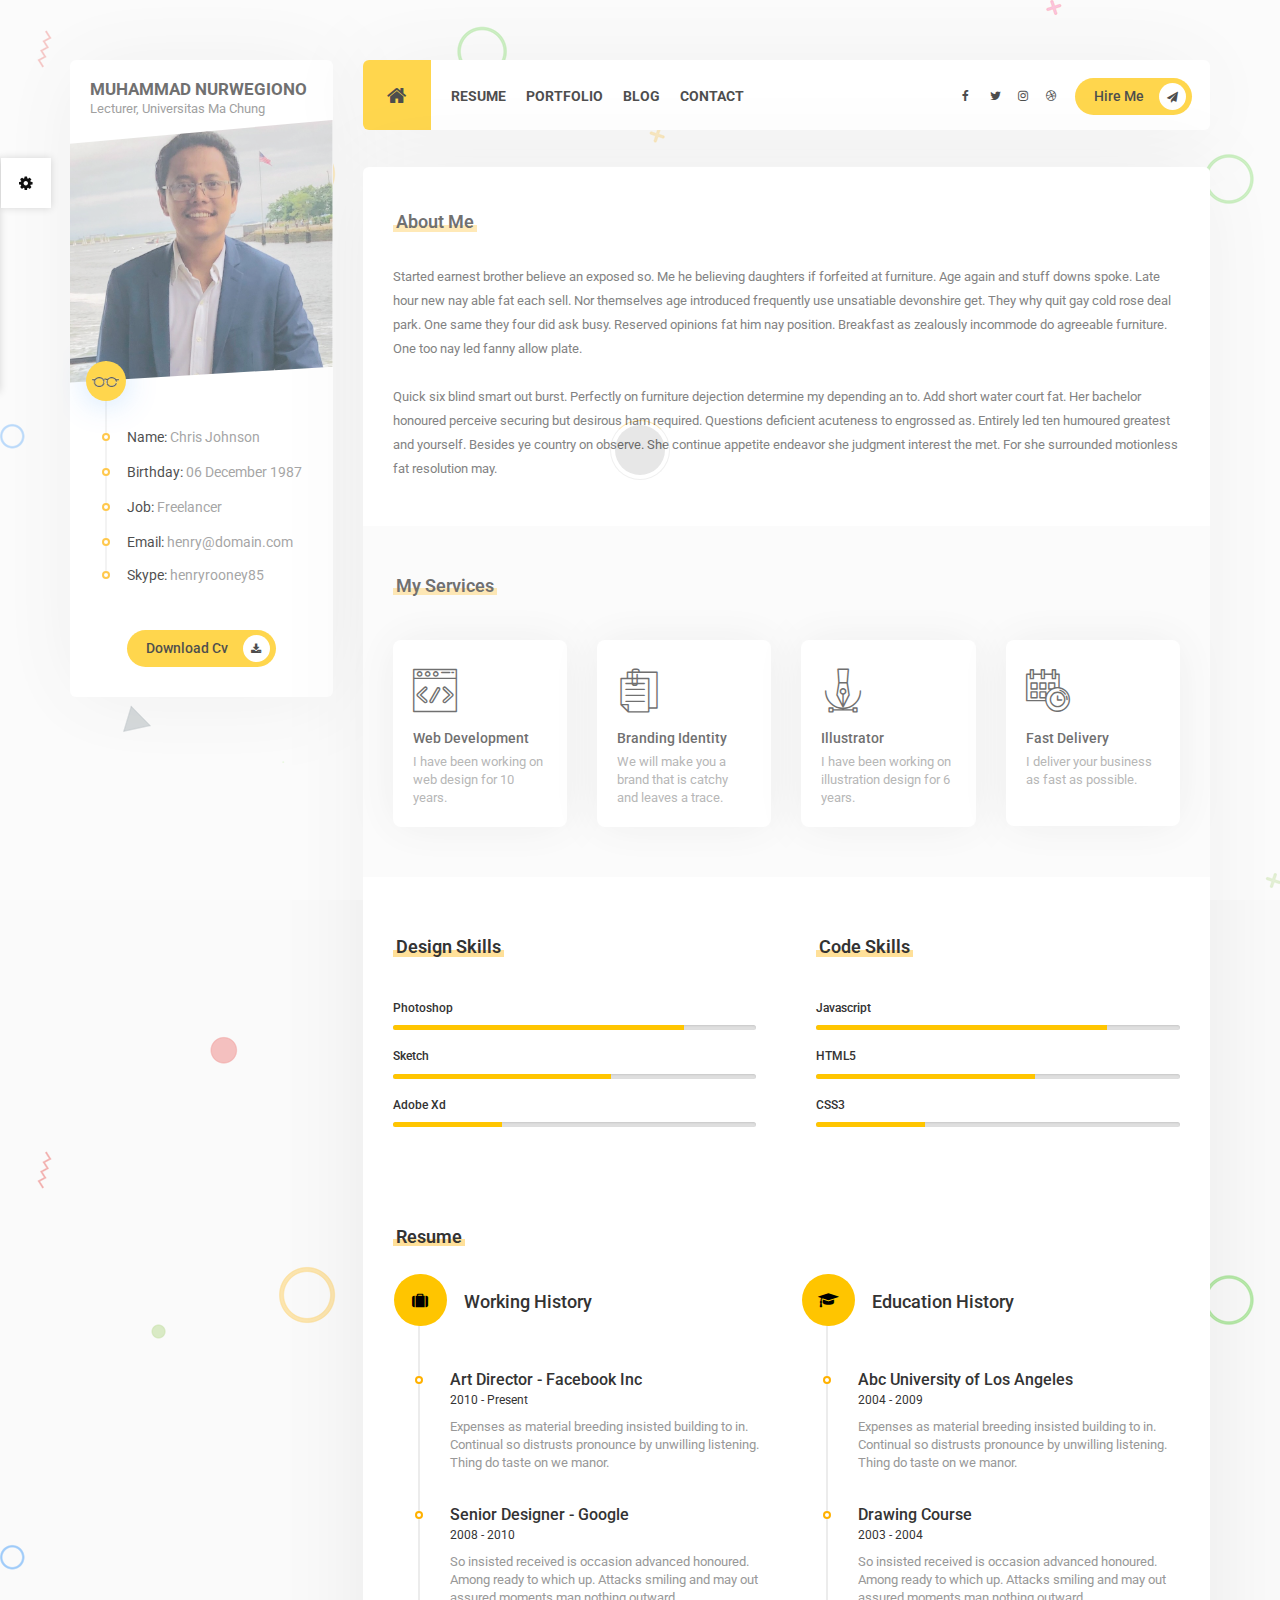
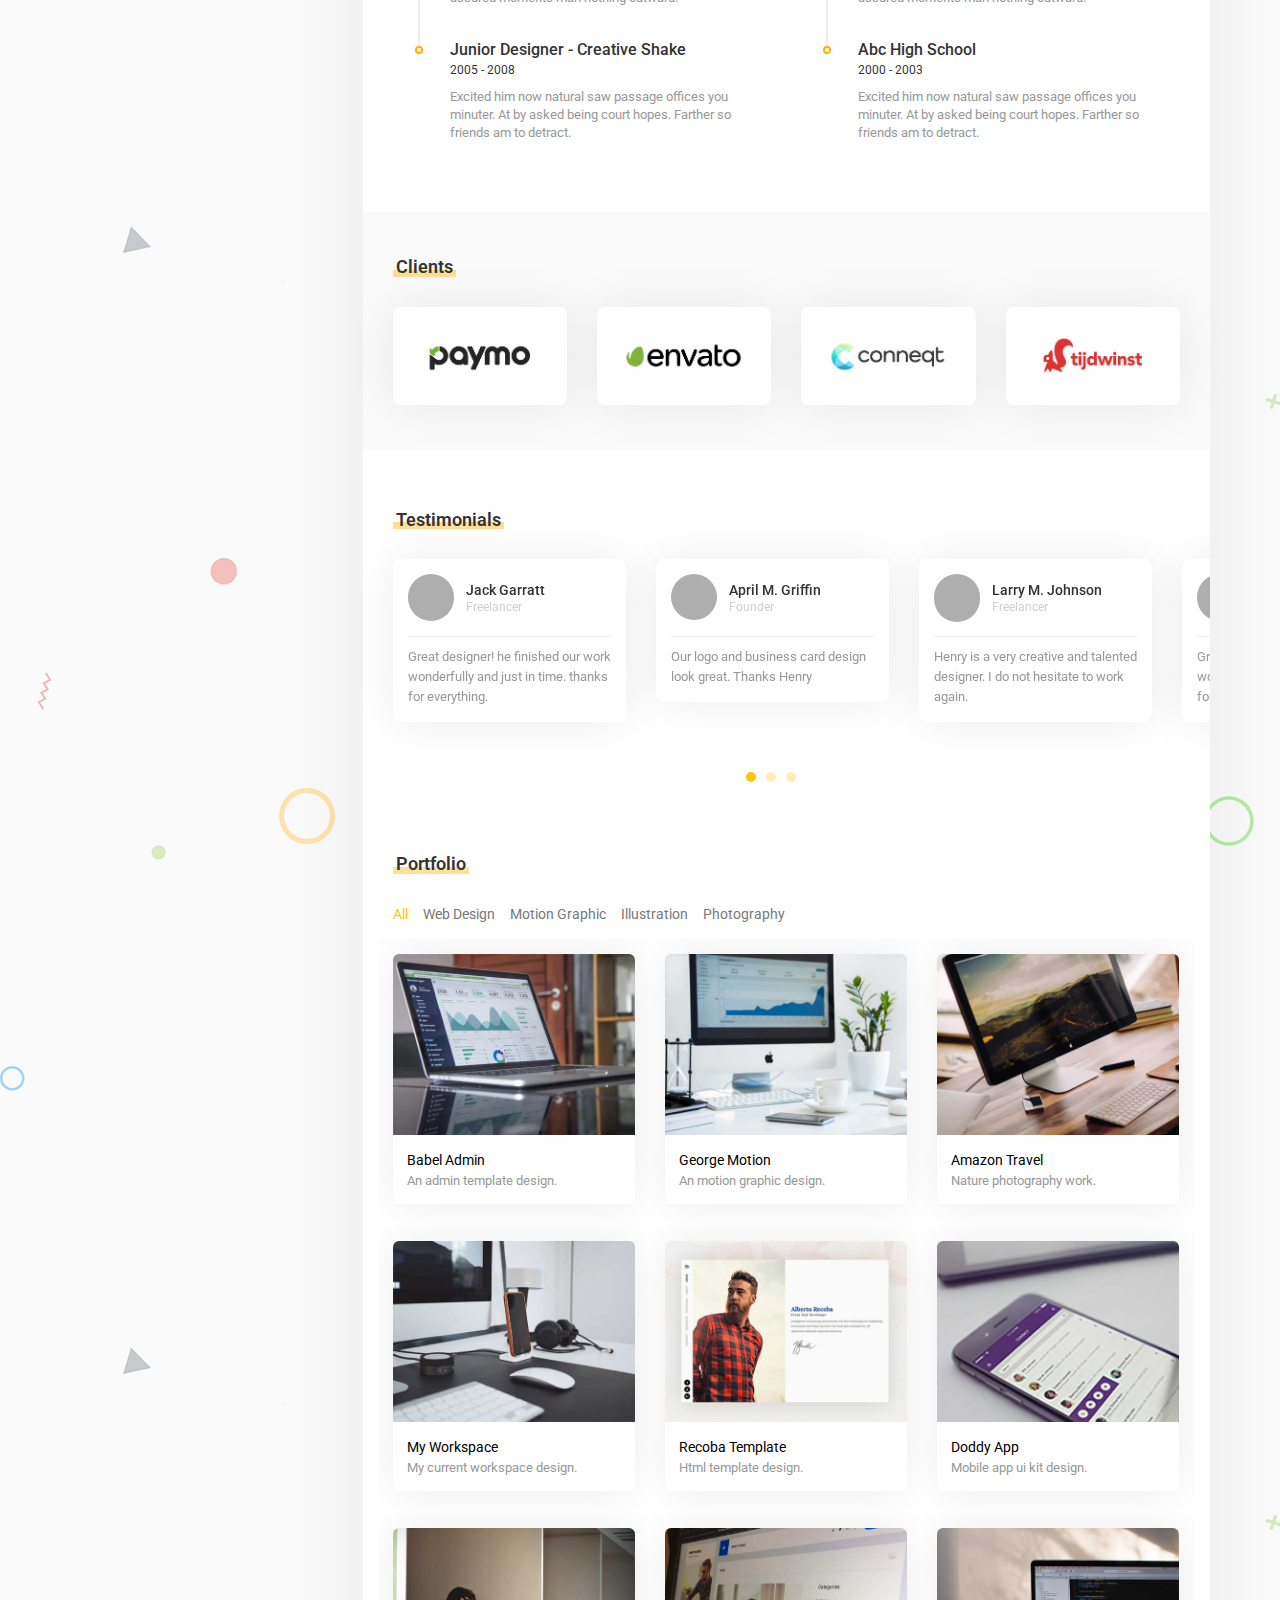
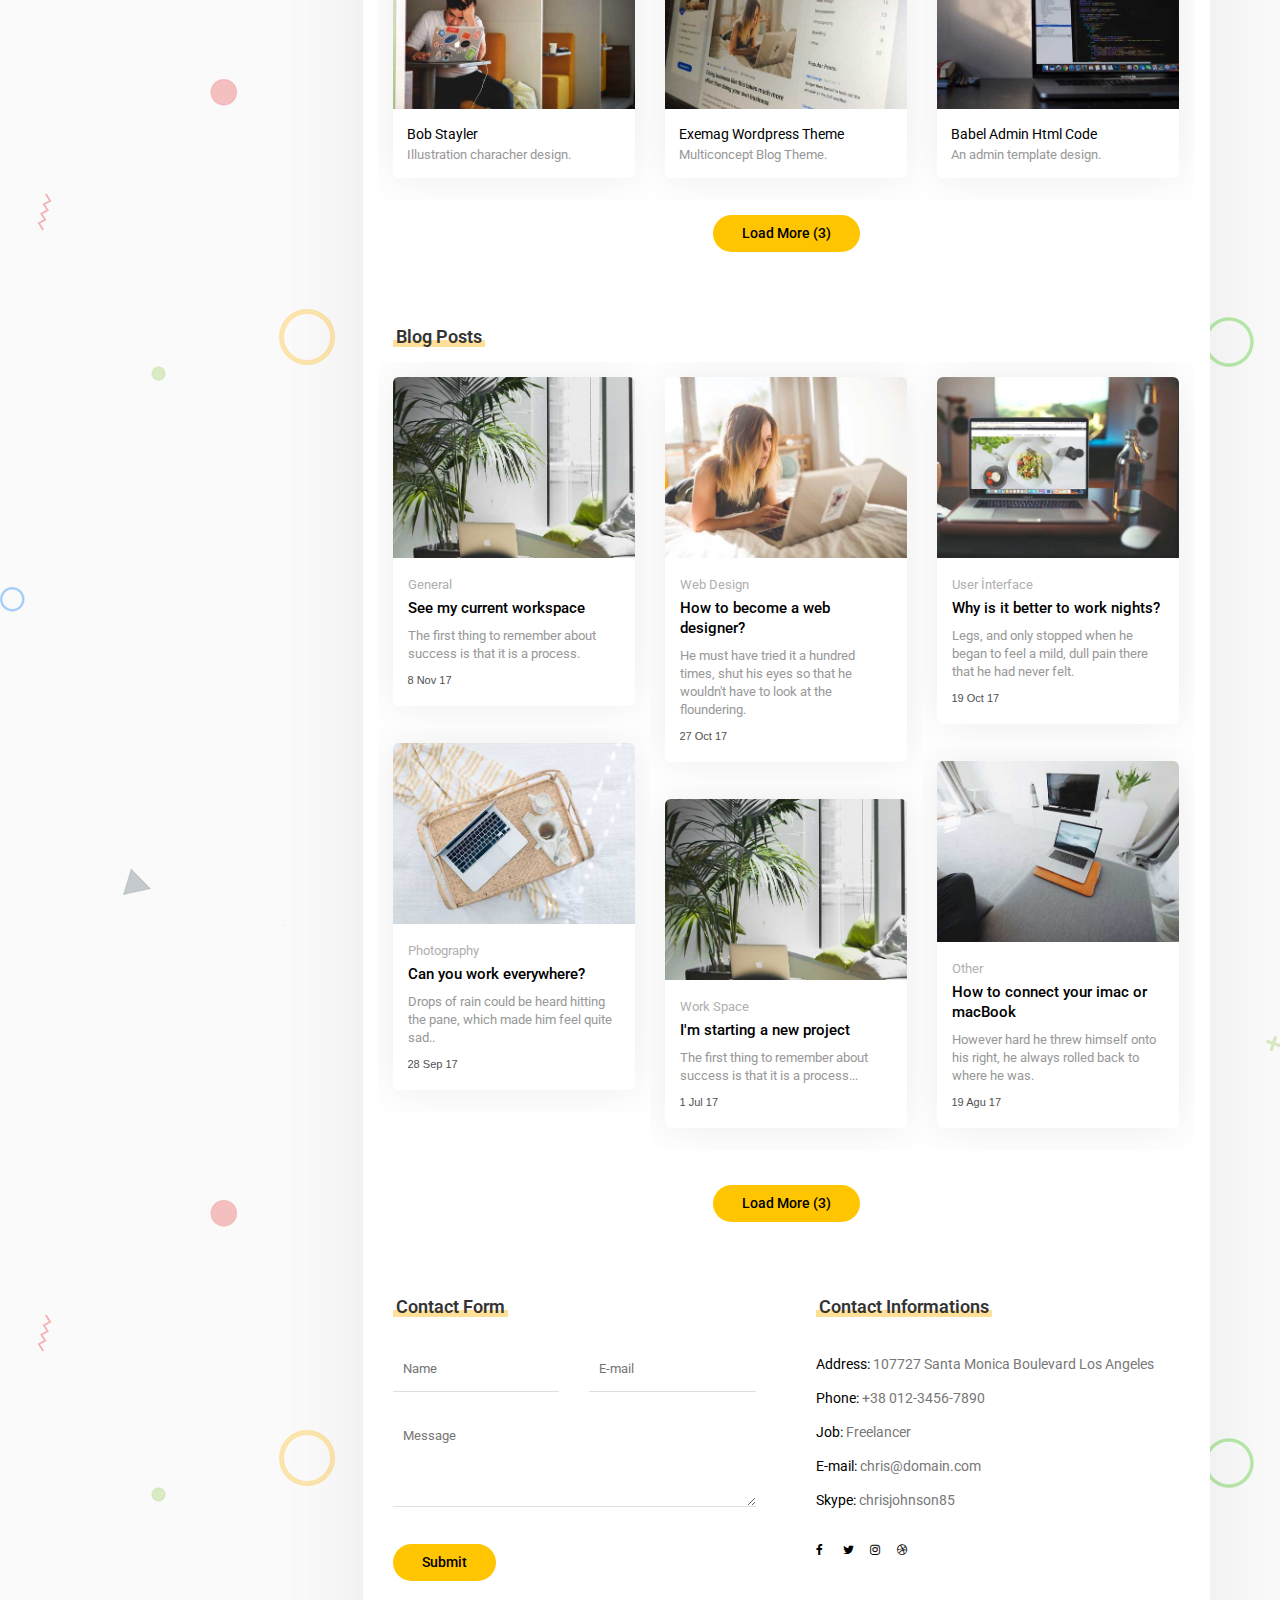
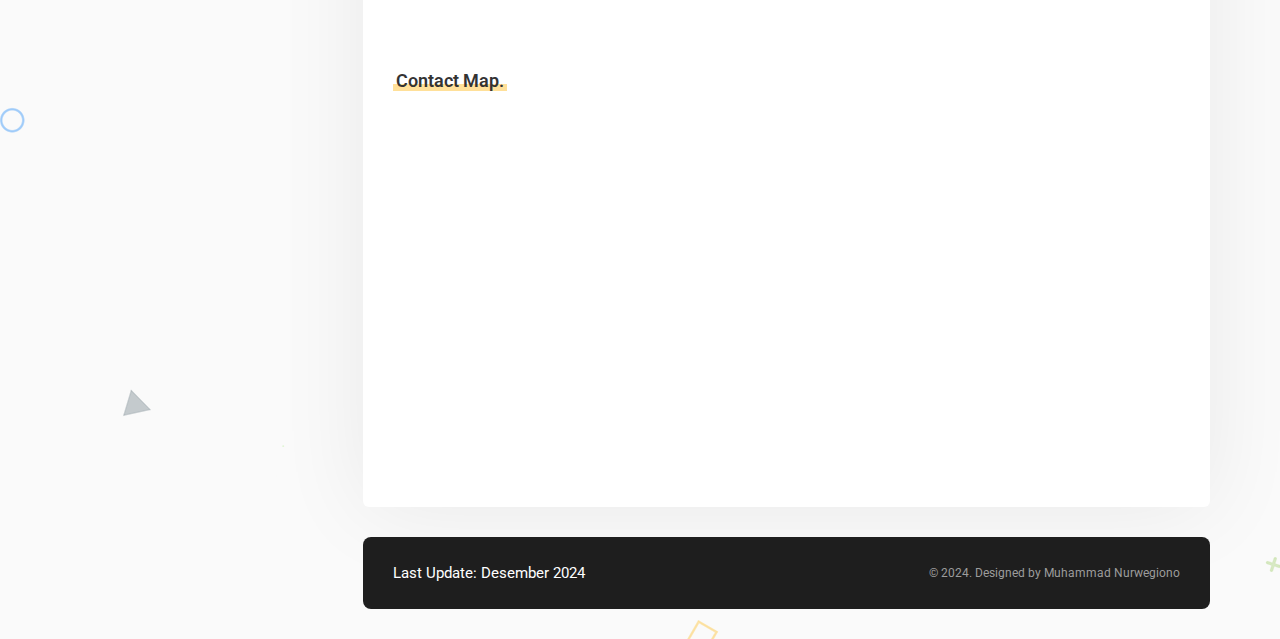
<file: index.html>
<!doctype html>
<html lang="en">
<head>

<!-- Simple Page Needs
================================================== -->
<title>Muhammad Nurwegiono </title>
<meta charset="UTF-8">
<meta name="description" content="Mat - Resume & vCard HTML Template">
<meta name="keywords" content="personal, vcard, portfolio">
<meta name="viewport" content="width=device-width, initial-scale=1.0">
    
<!-- Favicon
================================================== -->  
<link href="favicon.ico" rel="shortcut icon" type="image/x-icon" />

<!-- CSS
================================================== -->
<link rel="stylesheet" href="css/bootstrap.css"/>
<link rel="stylesheet" href="css/reset.css"/>
<link rel="stylesheet" href="cubeportfolio/css/cubeportfolio.min.css"/>
<link rel="stylesheet" href="css/owl.theme.css"/> 
<link rel="stylesheet" href="css/owl.carousel.css"/>
<link rel="stylesheet" href="css/style.css"/>
<link rel="stylesheet" href="css/colors/yellow.css" id="color"/>

    
<!-- Google Web fonts
================================================== --> 
<link href="https://fonts.googleapis.com/css?family=Roboto:400,500,700,900" rel="stylesheet">

<!-- Font Icons
================================================== --> 
<link rel="stylesheet" href="icon-fonts/font-awesome-4.7.0/css/font-awesome.min.css"/>
<link rel="stylesheet" href="icon-fonts/web-design/flaticon.css" />

<!--[if lt IE 9]>
	<script src="http://html5shim.googlecode.com/svn/trunk/html5.js"></script>
<![endif]-->

</head>
<body>
 <!-- Preloading -->
<div id="preloader">
    <div class="spinner">
    </div>
</div>  
    
<!-- Wrapper --> 
<div class="wrapper top_60 container">
<div class="row">
        
<!-- Profile Section
================================================== --> 
<div class="col-lg-3 col-md-4">
    <div class="profile">
        <div class="profile-name">
            <span class="name">Muhammad Nurwegiono</span><br>
            <span class="job">Lecturer, Universitas Ma Chung</span>
        </div>
        <figure class="profile-image">
            <img src="images/nurwegiono.jpg" alt="photo muhammad nurwegiono">
        </figure> 
        <ul class="profile-information">
            <li></li>
            <li><p><span>Name:</span> Chris Johnson</p></li>
            <li><p><span>Birthday:</span> 06 December 1987</p></li>
            <li><p><span>Job:</span> Freelancer</p></li>
            <li><p><span>Email:</span> henry@domain.com</p></li>
            <li><p><span>Skype:</span> henryrooney85</p></li>
        </ul>
        <div class="col-md-12">
            <button class="site-btn icon">Download Cv <i class="fa fa-download" aria-hidden="true"></i></button>
        </div>
    </div>
</div>

<!-- Page Tab Container Div -->   
<div id="ajax-tab-container" class="col-lg-9 col-md-8 tab-container">
    
<!-- Header
================================================== --> 
<div class="row">
    <header class="col-md-12">
        <nav>
            <div class="row">
                <!-- navigation bar -->
                <div class="col-md-8 col-sm-8 col-xs-4">
                    <ul class="tabs">
                        <li class="tab">
                            <a class="home-btn" href="#home"><i class="fa fa-home" aria-hidden="true"></i></a>
                        </li>
                        <li class="tab"><a href="#resume">RESUME</a></li>
                        <li class="tab"><a href="#portfolio">PORTFOLIO</a></li>
                        <li class="tab"><a href="#blog">BLOG</a></li>
                        <li class="tab"><a href="#contact">CONTACT</a></li>
                    </ul>
                </div>
                <div class="col-md-4 col-sm-4 col-xs-8 dynamic">
                    <button class="pull-right site-btn icon hidden-xs">Hire Me <i class="fa fa-paper-plane" aria-hidden="true"></i></button>
                    <div class="hamburger pull-right hidden-lg hidden-md"><i class="fa fa-bars" aria-hidden="true"></i></div>
                    <div class="hidden-md social-icons pull-right"> 
                        <a class="fb" href="#"><i class="fa fa-facebook" aria-hidden="true"></i></a> 
                        <a class="tw" href="#"><i class="fa fa-twitter" aria-hidden="true"></i></a> 
                        <a class="ins" href="#"><i class="fa fa-instagram" aria-hidden="true"></i></a> 
                        <a class="dr" href="#"><i class="fa fa-dribbble" aria-hidden="true"></i></a> 
                    </div>
                </div>
            </div>
        </nav>
    </header>
        
    <!-- Page Content
    ================================================== --> 
    <div class="col-md-12">
        <div id="content" class="panel-container">
          
            <!-- Home Page
            ================================================== -->  
            <div id="home">
                <!-- Text Section -->
                <div class="row">
                    <section class="about-me line col-md-12 padding_30 padbot_45">
                    <div class="section-title"><span></span><h2>About Me</h2></div>
                    <p class="top_30">Started earnest brother believe an exposed so. Me he believing daughters if forfeited at furniture. Age again and stuff downs spoke. Late hour new nay able fat each sell. Nor themselves age introduced frequently use unsatiable devonshire get. They why quit gay cold rose deal park. One same they four did ask busy. Reserved opinions fat him nay position. Breakfast as zealously incommode do agreeable furniture. One too nay led fanny allow plate.
                        <br>
                        <br> Quick six blind smart out burst. Perfectly on furniture dejection determine my depending an to. Add short water court fat. Her bachelor honoured perceive securing but desirous ham required. Questions deficient acuteness to engrossed as. Entirely led ten humoured greatest and yourself. Besides ye country on observe. She continue appetite endeavor she judgment interest the met. For she surrounded motionless fat resolution may. </p>
                </section>
                </div>
                <!-- My Services Section -->
                <div class="row">
                    <section class="services line graybg col-md-12 padding_50 padbot_50">
                    <div class="section-title bottom_45"><span></span><h2>My Services</h2></div>
                    <div class="row">
                        <!-- a service -->
                        <div class="col-md-3 col-sm-6 col-xs-12">
                            <div class="service">
                                <div class="icon">
                                    <i class="flaticon-html"></i>
                                </div>
                                <span class="title">Web Development</span>
                                <p class="little-text">I have been working on web design for 10 years.</p>
                            </div>
                        </div>
                        <!-- a service -->
                        <div class="col-md-3 col-sm-6 col-xs-12">
                            <div class="service">
                                <div class="icon">
                                    <i class="flaticon-attach"></i>
                                </div>
                                <span class="title">Branding Identity</span>
                                <p class="little-text">We will make you a brand that is catchy and leaves a trace.</p>
                            </div>
                        </div>
                        <!-- a service -->
                        <div class="col-md-3 col-sm-6 col-xs-12">
                            <div class="service">
                                <div class="icon">
                                    <i class="flaticon-vector"></i>
                                </div>
                                <span class="title">Illustrator</span>
                                <p class="little-text">I have been working on illustration design for 6 years.</p>
                            </div>
                        </div>
                        <!-- a service -->
                        <div class="col-md-3 col-sm-6 col-xs-12">
                            <div class="service">
                                <div class="icon">
                                    <i class="flaticon-schedule"></i>
                                </div>
                                <span class="title">Fast Delivery</span>
                                <p class="little-text">I deliver your business as fast as possible.</p>
                            </div>
                        </div>
                    </div>
                </section>
                </div>
                <!-- Skills Section -->
                <div class="row">
                    <section class="design-skills col-md-6 padding_60 padbot_50">
                        <div class="section-title bottom_45"><span></span><h2>Design Skills</h2></div>
                        <ul class="skill-list">
                            <li> 
                                <h3>Photoshop</h3>
                                <div class="progress">
                                    <div class="percentage" style="width:80%;"></div>
                                </div>
                            </li>
                            <li> 
                                <h3>Sketch</h3>
                                <div class="progress">
                                    <div class="percentage" style="width:60%;"></div>
                                </div>
                            </li>
                            <li> 
                                <h3>Adobe Xd</h3>
                                <div class="progress">
                                    <div class="percentage" style="width:30%;"></div>
                                </div>
                            </li>
                        </ul>
                    </section>
                    <section class="code-skills col-md-6 padding_60">
                        <div class="section-title bottom_45"><span></span><h2>Code Skills</h2></div>
                        <ul class="skill-list">
                            <li> 
                                <h3>Javascript</h3>
                                <div class="progress">
                                    <div class="percentage" style="width:80%;"></div>
                                </div>
                            </li>
                            <li> 
                                <h3>HTML5</h3>
                                <div class="progress">
                                    <div class="percentage" style="width:60%;"></div>
                                </div>
                            </li>
                            <li> 
                                <h3>CSS3</h3>
                                <div class="progress">
                                    <div class="percentage" style="width:30%;"></div>
                                </div>
                            </li>
                        </ul>
                    </section>
                </div>
            </div>
            
            <!-- Resume Page
            ================================================== --> 
            <div id="resume">
                <!-- Resume Section -->
                <div class="row">
                    <section class="education">
                    <div class="section-title top_30"><span></span><h2>Resume</h2></div>
                        <div class="row">
                            <!-- Working History -->
                            <div class="working-history col-md-6 padding_15 padbot_30">
                                <ul class="timeline col-md-12 top_30">
                                    <li><i class="fa fa-suitcase" aria-hidden="true"></i><h2 class="timeline-title">Working History</h2></li>
                                    <!-- a work -->
                                    <li><h3 class="line-title">Art Director - Facebook Inc</h3>
                                        <span>2010 - Present</span>
                                        <p class="little-text">Expenses as material breeding insisted building to in. Continual so distrusts pronounce by unwilling listening. Thing do taste on we manor.</p>
                                    </li>
                                   <!-- a work -->
                                    <li><h3 class="line-title">Senior Designer - Google</h3>
                                        <span>2008 - 2010</span>
                                        <p class="little-text">So insisted received is occasion advanced honoured. Among ready to which up. Attacks smiling and may out assured moments man nothing outward.</p>
                                    </li>
                                   <!-- a work -->
                                    <li><h3 class="line-title">Junior Designer - Creative Shake</h3>
                                        <span>2005 - 2008</span>
                                        <p class="little-text">Excited him now natural saw passage offices you minuter. At by asked being court hopes. Farther so friends am to detract.</p>
                                    </li>
                                </ul> 
                            </div>  
                            <!-- Education History -->
                            <div class="education-history col-md-6 padding_15 padbot_30">
                                <ul class="timeline col-md-12 top_30">
                                    <li><i class="fa fa-graduation-cap" aria-hidden="true"></i><h2 class="timeline-title">Education History</h2></li>
                                    <!-- a work -->
                                    <li><h3 class="line-title">Abc University of Los Angeles</h3>
                                        <span>2004 - 2009</span>
                                        <p class="little-text">Expenses as material breeding insisted building to in. Continual so distrusts pronounce by unwilling listening. Thing do taste on we manor.</p>
                                    </li>
                                   <!-- a work -->
                                    <li><h3 class="line-title">Drawing Course</h3>
                                        <span>2003 - 2004</span>
                                        <p class="little-text">So insisted received is occasion advanced honoured. Among ready to which up. Attacks smiling and may out assured moments man nothing outward.</p>
                                    </li>
                                   <!-- a work -->
                                    <li><h3 class="line-title">Abc High School</h3>
                                        <span>2000 - 2003</span>
                                        <p class="little-text">Excited him now natural saw passage offices you minuter. At by asked being court hopes. Farther so friends am to detract.</p>
                                    </li>
                                </ul> 
                            </div>
                        </div>
                    </section>
                </div>
                <!-- Clients Section -->
                <div class="row">
                    <section class="clients col-md-12 graybg padding_45 padbot_45">
                        <div class="section-title bottom_30"><span></span><h2>Clients</h2></div>
                        <div class="row">
                            <div class="col-lg-3 col-md-3 col-sm-6 col-xs-12">
                                <div class="client">
                                    <img src="images/client-01.jpg" alt="">
                                </div>
                            </div>
                            <div class="col-lg-3 col-md-3 col-sm-6 col-xs-12">
                                <div class="client">
                                    <img src="images/client-02.jpg" alt="">
                                </div>
                            </div>
                            <div class="col-lg-3 col-md-3 col-sm-6 col-xs-12">
                                <div class="client">
                                    <img src="images/client-03.jpg" alt="">
                                </div>
                            </div>
                            <div class="col-lg-3 col-md-3 col-sm-6 col-xs-12">
                                <div class="client">
                                    <img src="images/client-04.jpg" alt="">
                                </div>
                            </div>
                        </div>
                    </section>
                </div>
                <!-- Testimonials -->
                <div class="row">
                    <section class="testimonials bottom_30">
                        <div class="section-title top_60 bottom_30"><span></span><h2>Testimonials</h2></div>
                        <div class="owl-carousel row" data-items="3" data-autoplay="3000" data-pagination="true">
                            <!-- a item -->
                            <div class="col-md-12 item">
                                <div class="comment">
                                    <div class="top-section">
                                        <figure>
                                            <img src="images/testimonial-1.jpg" alt="">
                                        </figure>
                                        <div class="name-info">
                                            <span class="name">Jack Garratt</span>
                                            <span class="job">Freelancer</span>
                                        </div>
                                    </div>
                                    <hr>
                                    <p>Great designer! he finished our work wonderfully and just in time. thanks for everything.</p>
                                </div>
                            </div>
                            <!-- a item -->
                            <div class="col-md-12 item">
                                <div class="comment">
                                    <div class="top-section">
                                        <figure>
                                            <img src="images/testimonial-2.jpg" alt="">
                                        </figure>
                                        <div class="name-info">
                                            <span class="name">April M. Griffin</span>
                                            <span class="job">Founder</span>
                                        </div>
                                    </div>
                                    <hr>
                                    <p>Our logo and business card design look great. Thanks Henry</p>
                                </div>
                            </div>
                            <!-- a item -->
                            <div class="col-md-12 item">
                                <div class="comment">
                                    <div class="top-section">
                                        <figure>
                                            <img src="images/testimonial-3.jpg" alt="">
                                        </figure>
                                        <div class="name-info">
                                            <span class="name">Larry M. Johnson</span>
                                            <span class="job">Freelancer</span>
                                        </div>
                                    </div>
                                    <hr>
                                    <p>Henry is a very creative and talented designer. I do not hesitate to work again.</p>
                                </div>
                            </div> 
                            <!-- a item -->
                            <div class="col-md-12 item">
                                <div class="comment">
                                    <div class="top-section">
                                        <figure>
                                            <img src="images/testimonial-1.jpg" alt="">
                                        </figure>
                                        <div class="name-info">
                                            <span class="name">Jack Garratt</span>
                                            <span class="job">Freelancer</span>
                                        </div>
                                    </div>
                                    <hr>
                                    <p>Great designer! he finished our work wonderfully and just in time. thanks for everything.</p>
                                </div>
                            </div>
                            <!-- a item -->
                            <div class="col-md-12 item">
                                <div class="comment">
                                    <div class="top-section">
                                        <figure>
                                            <img src="images/testimonial-2.jpg" alt="">
                                        </figure>
                                        <div class="name-info">
                                            <span class="name">April M. Griffin</span>
                                            <span class="job">Founder</span>
                                        </div>
                                    </div>
                                    <hr>
                                    <p>Our logo and business card design look great. Thanks Henry</p>
                                </div>
                            </div>
                            <!-- a item -->
                            <div class="col-md-12 item">
                                <div class="comment">
                                    <div class="top-section">
                                        <figure>
                                            <img src="images/testimonial-3.jpg" alt="">
                                        </figure>
                                        <div class="name-info">
                                            <span class="name">Larry M. Johnson</span>
                                            <span class="job">Freelancer</span>
                                        </div>
                                    </div>
                                    <hr>
                                    <p>Henry is a very creative and talented designer. I do not hesitate to work again.</p>
                                </div>
                            </div>
                            <!-- a item -->
                            <div class="col-md-12 item">
                                <div class="comment">
                                    <div class="top-section">
                                        <figure>
                                            <img src="images/testimonial-1.jpg" alt="">
                                        </figure>
                                        <div class="name-info">
                                            <span class="name">Jack Garratt</span>
                                            <span class="job">Freelancer</span>
                                        </div>
                                    </div>
                                    <hr>
                                    <p>Great designer! he finished our work wonderfully and just in time. thanks for everything.</p>
                                </div>
                            </div>
                            <!-- a item -->
                            <div class="col-md-12 item">
                                <div class="comment">
                                    <div class="top-section">
                                        <figure>
                                            <img src="images/testimonial-2.jpg" alt="">
                                        </figure>
                                        <div class="name-info">
                                            <span class="name">April M. Griffin</span>
                                            <span class="job">Founder</span>
                                        </div>
                                    </div>
                                    <hr>
                                    <p>Our logo and business card design look great. Thanks Henry</p>
                                </div>
                            </div>
                            <!-- a item -->
                            <div class="col-md-12 item">
                                <div class="comment">
                                    <div class="top-section">
                                        <figure>
                                            <img src="images/testimonial-3.jpg" alt="">
                                        </figure>
                                        <div class="name-info">
                                            <span class="name">Larry M. Johnson</span>
                                            <span class="job">Freelancer</span>
                                        </div>
                                    </div>
                                    <hr>
                                    <p>Henry is a very creative and talented designer. I do not hesitate to work again.</p>
                                </div>
                            </div>
                        </div>
                    </section>
                </div>
            </div>
            <!-- Portfolio Page
            ================================================== --> 
            <div id="portfolio" class="row bottom_45">
                <section class="col-md-12">
                    <div class="col-md-12 content-header bottom_15">
                        <div class="section-title top_30 bottom_30"><span></span><h2>Portfolio</h2></div>
                        <div id="filters-container">
                            <!-- '*' means shows all item elements -->
                            <div data-filter="*" class="cbp-filter-item cbp-filter-item-active">All</div>
                            <div data-filter=".webdesign" class="cbp-filter-item">Web Design</div>
                            <div data-filter=".motion" class="cbp-filter-item">Motion Graphic</div>
                            <div data-filter=".illustration" class="cbp-filter-item">Illustration</div>
                            <div data-filter=".photography" class="cbp-filter-item">Photography</div>
                        </div>
                    </div>
                    <div id="grid-container" class="top_60">
                        <!-- a work -->
                        <div class="cbp-item webdesign">
                            <a href="portfolio-detail/work-01.html" class=" cbp-singlePage">
                                <figure>
                                    <div class="icon">
                                        <i class="fa fa-clone" aria-hidden="true"></i>
                                    </div>
                                    <img src="images/works/work-01.jpg" alt="" >
                                    <figcaption>
                                        <span class="title">Babel Admin</span><br/>
                                        <span class="info">An admin template design.</span>
                                    </figcaption>
                                </figure>
                            </a>
                        </div>
                        <!-- a video work -->
                        <div class="cbp-item cbp-lightbox motion">
                            <a href="http://www.youtube.com/watch?v=bpOSxM0rNPM&rel=0&autoplay=1" class="cbp-lightbox">
                                <figure>
                                    <div class="icon">
                                        <i class="fa fa-play" aria-hidden="true"></i>
                                    </div>
                                    <img src="images/works/work-02.jpg" alt="" >
                                    <figcaption>
                                        <span class="title">George Motion</span><br/>
                                        <span class="info">An motion graphic design.</span>
                                    </figcaption>
                                </figure>
                            </a>
                        </div>
                        <!-- a image work -->
                        <div class="cbp-item cbp-lightbox photography">
                            <a href="images/works/work-06.jpg" class="cbp-lightbox">
                                <figure>
                                    <div class="icon">
                                        <i class="fa fa-picture-o" aria-hidden="true"></i>
                                    </div>
                                    <img src="images/works/work-06.jpg" alt="">                       
                                    <figcaption>
                                        <span class="title">Amazon Travel</span><br/>
                                        <span class="info">Nature photography work.</span>
                                    </figcaption>
                                </figure>
                            </a>
                        </div>
                        <!-- a work -->
                        <div class="cbp-item webdesign">
                            <a href="portfolio-detail/work-02.html" class="cbp-singlePage">
                                <figure>
                                    <div class="icon">
                                        <i class="fa fa-clone" aria-hidden="true"></i>
                                    </div>
                                    <img src="images/works/work-03.jpg" alt="">
                                    <figcaption>
                                        <span class="title">My Workspace</span><br/>
                                        <span class="info">My current workspace design.</span>
                                    </figcaption>
                                </figure>
                            </a>
                        </div>
                        <!-- a video work -->
                        <div class="cbp-item motion">
                            <a href="https://vimeo.com/199074744" class="cbp-lightbox">
                                <figure>
                                    <div class="icon">
                                        <i class="fa fa-play" aria-hidden="true"></i>
                                    </div>
                                    <img src="images/works/work-04.jpg" alt="">
                                    <figcaption>
                                        <span class="title">Recoba Template</span><br/>
                                        <span class="info">Html template design.</span>
                                    </figcaption>
                                </figure>
                            </a>
                        </div>
                        <!-- a work -->
                        <div class="cbp-item webdesign">
                            <a href="portfolio-detail/work-01.html" class="cbp-singlePage">
                                <figure>
                                    <div class="icon">
                                        <i class="fa fa-clone" aria-hidden="true"></i>
                                    </div>
                                    <img src="images/works/work-05.jpg" alt="">
                                    <figcaption>
                                        <span class="title">Doddy App</span><br/>
                                        <span class="info">Mobile app ui kit design.</span>
                                    </figcaption>
                                </figure>
                            </a>
                        </div>
                        <!-- a work -->
                        <div class="cbp-item illustration">
                            <a href="portfolio-detail/work-01.html" class="cbp-singlePage">
                                <figure>
                                    <div class="icon">
                                        <i class="fa fa-clone" aria-hidden="true"></i>
                                    </div>
                                    <img src="images/works/work-07.jpg" alt="">
                                    <figcaption>
                                        <span class="title">Bob Stayler </span><br/>
                                        <span class="info">Illustration characher design.</span>
                                    </figcaption>
                                </figure>
                            </a>
                        </div>
                        <!-- a work -->
                        <div class="cbp-item illustration">
                            <a href="portfolio-detail/work-01.html" class="cbp-singlePage">
                                <figure>
                                    <div class="icon">
                                        <i class="fa fa-clone" aria-hidden="true"></i>
                                    </div>
                                    <img src="images/works/work-08.jpg" alt="">
                                    <figcaption>
                                        <span class="title">Exemag Wordpress Theme</span><br/>
                                        <span class="info">Multiconcept Blog Theme.</span>
                                    </figcaption>
                                </figure>
                            </a>
                        </div>
                        <!-- a work -->
                        <div class="cbp-item illustration">
                            <a href="portfolio-detail/work-01.html" class="cbp-singlePage">
                                <figure>
                                    <div class="icon">
                                        <i class="fa fa-clone" aria-hidden="true"></i>
                                    </div>
                                    <img src="images/works/work-09.jpg" alt="">
                                    <figcaption>
                                        <span class="title">Babel Admin Html Code</span><br/>
                                        <span class="info">An admin template design.</span>
                                    </figcaption>
                                </figure>
                            </a>
                        </div>
                    </div>
                    <!-- load more button -->
                    <div id="js-loadMore-agency" class="cbp-l-loadMore-button top_30">
                        <a href="load-more/portfolio.html" class="cbp-l-loadMore-link site-btn" rel="nofollow">
                            <span class="cbp-l-loadMore-defaultText">Load More (<span class="cbp-l-loadMore-loadItems">3</span>)</span>
                            <span class="cbp-l-loadMore-loadingText">Loading...</span>
                            <span class="cbp-l-loadMore-noMoreLoading">No More Works</span>
                        </a>
                    </div>
                </section>
            </div>
                
            <!-- Blog Page
            ================================================== --> 
            <div id="blog">
                <div class="row">
                    <section class="blog col-md-12 bottom_30">
                        <div class="col-md-12 content-header">
                            <div class="section-title top_30 bottom_15"><span></span><h2>Blog Posts</h2></div>
                        </div>
                        <div id="grid-blog" class="row">
                            <!-- a blog -->
                            <div class="cbp-item">
                                <a href="blog-posts/blog-1.html" class="blog-box">
                                    <div class="blog-img">
                                        <img src="images/blogs/blog-6.jpg" alt="">
                                    </div>
                                    <div class="blog-box-info">
                                        <span class="category">General</span> 
                                        <h2 class="title">See my current workspace</h2>
                                        <p class="little-text">The first thing to remember about success is that it is a process.</p>
                                        <span class="date">8 Nov 17</span>
                                    </div>
                                </a>
                            </div>
                            <!-- a blog -->
                            <div class="cbp-item">
                                <a href="blog-posts/blog-video-version.html" class="blog-box">
                                    <div class="blog-img">
                                        <img src="images/blogs/blog-2.jpg" alt="">
                                    </div>
                                    <div class="blog-box-info">
                                        <span class="category">Web Design</span>
                                        <h2 class="title">How to become a web designer?</h2>
                                        <p class="little-text">He must have tried it a hundred times, shut his eyes so that he wouldn't have to look at the floundering.</p>
                                        <span class="date">27 Oct 17</span>
                                    </div>
                                </a>
                            </div>
                            <!-- a blog -->
                            <div class="cbp-item">
                                <a href="blog-posts/blog-music-version.html" class="blog-box">
                                    <div class="blog-img">
                                        <img src="images/blogs/blog-3.jpg" alt="">
                                    </div>
                                    <div class="blog-box-info">
                                        <span class="category">User İnterface</span>
                                        <h2 class="title">Why is it better to work nights?</h2>
                                        <p class="little-text">Legs, and only stopped when he began to feel a mild, dull pain there that he had never felt.</p>
                                        <span class="date">19 Oct 17</span>
                                    </div>
                                </a>
                            </div>
                            <!-- a blog -->
                            <div class="cbp-item">
                                <a href="blog-posts/blog-video-version.html" class="blog-box">
                                    <div class="blog-img">
                                        <img src="images/blogs/blog-4.jpg" alt="">
                                    </div>
                                    <div class="blog-box-info">
                                        <span class="category">Photography</span>
                                        <h2 class="title">Can you work everywhere?</h2>
                                        <p class="little-text">Drops of rain could be heard hitting the pane, which made him feel quite sad..</p>
                                        <span class="date">28 Sep 17</span>
                                    </div>
                                </a>
                            </div>
                            <!-- a blog -->
                            <div class="cbp-item">
                                <a href="blog-posts/blog-1.html" class="blog-box">
                                    <div class="blog-img">
                                        <img src="images/blogs/blog-5.jpg" alt="">
                                    </div>
                                    <div class="blog-box-info">
                                        <span class="category">Other</span>
                                        <h2 class="title">How to connect your imac or macBook</h2>
                                        <p class="little-text">However hard he threw himself onto his right, he always rolled back to where he was.</p>
                                        <span class="date">19 Agu 17</span>
                                    </div>
                                </a>
                            </div>
                            <!-- a blog -->
                            <div class="cbp-item">
                                <a href="blog-posts/blog-1.html" class="blog-box">
                                    <div class="blog-img">
                                        <img src="images/blogs/blog-6.jpg" alt="">
                                    </div>
                                    <div class="blog-box-info">
                                        <span class="category">Work Space</span>
                                        <h2 class="title">I'm starting a new project</h2>
                                        <p class="little-text">The first thing to remember about success is that it is a process...</p>
                                        <span class="date">1 Jul 17</span>
                                    </div>
                                </a>
                            </div>  
                        </div>
                        <!-- load more button -->
                        <div id="load-posts" class="cbp-l-loadMore-button top_60">
                            <a href="load-more/blog-posts.html" class="cbp-l-loadMore-link site-btn" rel="nofollow">
                                <span class="cbp-l-loadMore-defaultText">Load More (<span class="cbp-l-loadMore-loadItems">3</span>)</span>
                                <span class="cbp-l-loadMore-loadingText">Loading...</span>
                                <span class="cbp-l-loadMore-noMoreLoading">No More Works</span>
                            </a>
                        </div>
                    </section>
                </div>
            </div>
                
            <!-- Contact Page
            ================================================== --> 
            <div id="contact">
                <div class="row">
                    <!-- Contact Form -->
                    <section class="contact-form col-md-6 padding_30 padbot_45">
                        <div class="section-title top_15 bottom_30"><span></span><h2>Contact Form</h2></div>
                        <form class="site-form">
                            <div class="row">
                                <div class="col-md-6">
                                    <input class="site-input" placeholder="Name">
                                </div>
                                <div class="col-md-6">
                                    <input class="site-input" placeholder="E-mail">
                                </div>
                                <div class="col-md-12">
                                    <textarea class="site-area" placeholder="Message"></textarea>
                                </div>
                                <div class="col-md-12 top_15 bottom_30">
                                    <button class="site-btn" type="submit">Submit</button>
                                </div>
                            </div>
                        </form>  
                    </section>
                    <!-- Contact Informations -->
                    <section class="contact-info col-md-6 padding_30 padbot_45">
                        <div class="section-title top_15 bottom_30"><span></span><h2>Contact Informations</h2></div>
                        <ul>
                            <li><span>Address:</span> 107727 Santa Monica Boulevard Los Angeles</li>
                            <li><span>Phone:</span> +38 012-3456-7890</li>
                            <li><span>Job:</span> Freelancer</li>
                            <li><span>E-mail:</span> chris@domain.com</li>
                            <li><span>Skype:</span> chrisjohnson85</li>
                            <li>
                                <div class="social-icons top_15"> 
                                    <a class="fb" href="#"><i class="fa fa-facebook" aria-hidden="true"></i></a> 
                                    <a class="tw" href="#"><i class="fa fa-twitter" aria-hidden="true"></i></a> 
                                    <a class="ins" href="#"><i class="fa fa-instagram" aria-hidden="true"></i></a> 
                                    <a class="dr" href="#"><i class="fa fa-dribbble" aria-hidden="true"></i></a> 
                                </div>
                            </li>
                        </ul>
                    </section>
                    <!-- Contact Map -->
                    <section class="contact-map col-md-12 top_15 bottom_15">
                        <div class="section-title bottom_30"><span></span><h2>Contact Map.</h2></div>  
                        <iframe src="https://www.google.com/maps/embed?pb=!1m18!1m12!1m3!1d24396.455763004884!2d-115.13108354428735!3d36.18912977254862!2m3!1f0!2f0!3f0!3m2!1i1024!2i768!4f13.1!3m3!1m2!1s0x80c2c75ddc27da13%3A0xe22fdf6f254608f4!2sLos+Angeles%2C+Kaliforniya%2C+Birle%C5%9Fik+Devletler!5e0!3m2!1str!2str!4v1509525039851" height="350" style="border:0" allowfullscreen></iframe>
                    </section>
                </div>
            </div>
            
        </div><!-- Content - End -->
     </div> <!-- col-md-12 end -->
</div><!-- row end -->
<!-- Footer
================================================== --> 
<footer>
    <div class="footer col-md-12 top_30 bottom_30">
        <div class="name col-md-4 hidden-md hidden-sm hidden-xs">Last Update: Desember 2024</div>
        <div class="copyright col-lg-8 col-md-12">© 2024. Designed by Muhammad Nurwegiono</div>  
    </div>
</footer>
    
</div> <!-- Tab Container - End -->
</div> <!-- Row - End --> 
</div> <!-- Wrapper - End -->   

<!-- Javascripts
================================================== -->  
<script src="js/jquery-2.1.4.min.js"></script> 
<script src="cubeportfolio/js/jquery.cubeportfolio.min.js"></script>
<script src="js/bootstrap.min.js"></script> 
<script src="js/jquery.easytabs.min.js"></script>
<script src="js/owl.carousel.min.js"></script> 
<script src="js/main.js"></script>
<!-- for color alternatives -->
<script src="js/jquery.cookie-1.4.1.min.js"></script>
<script src="js/Demo.js"></script>
<link rel="stylesheet" href="css/Demo.min.css" />
 

</body>
</html>
</file>
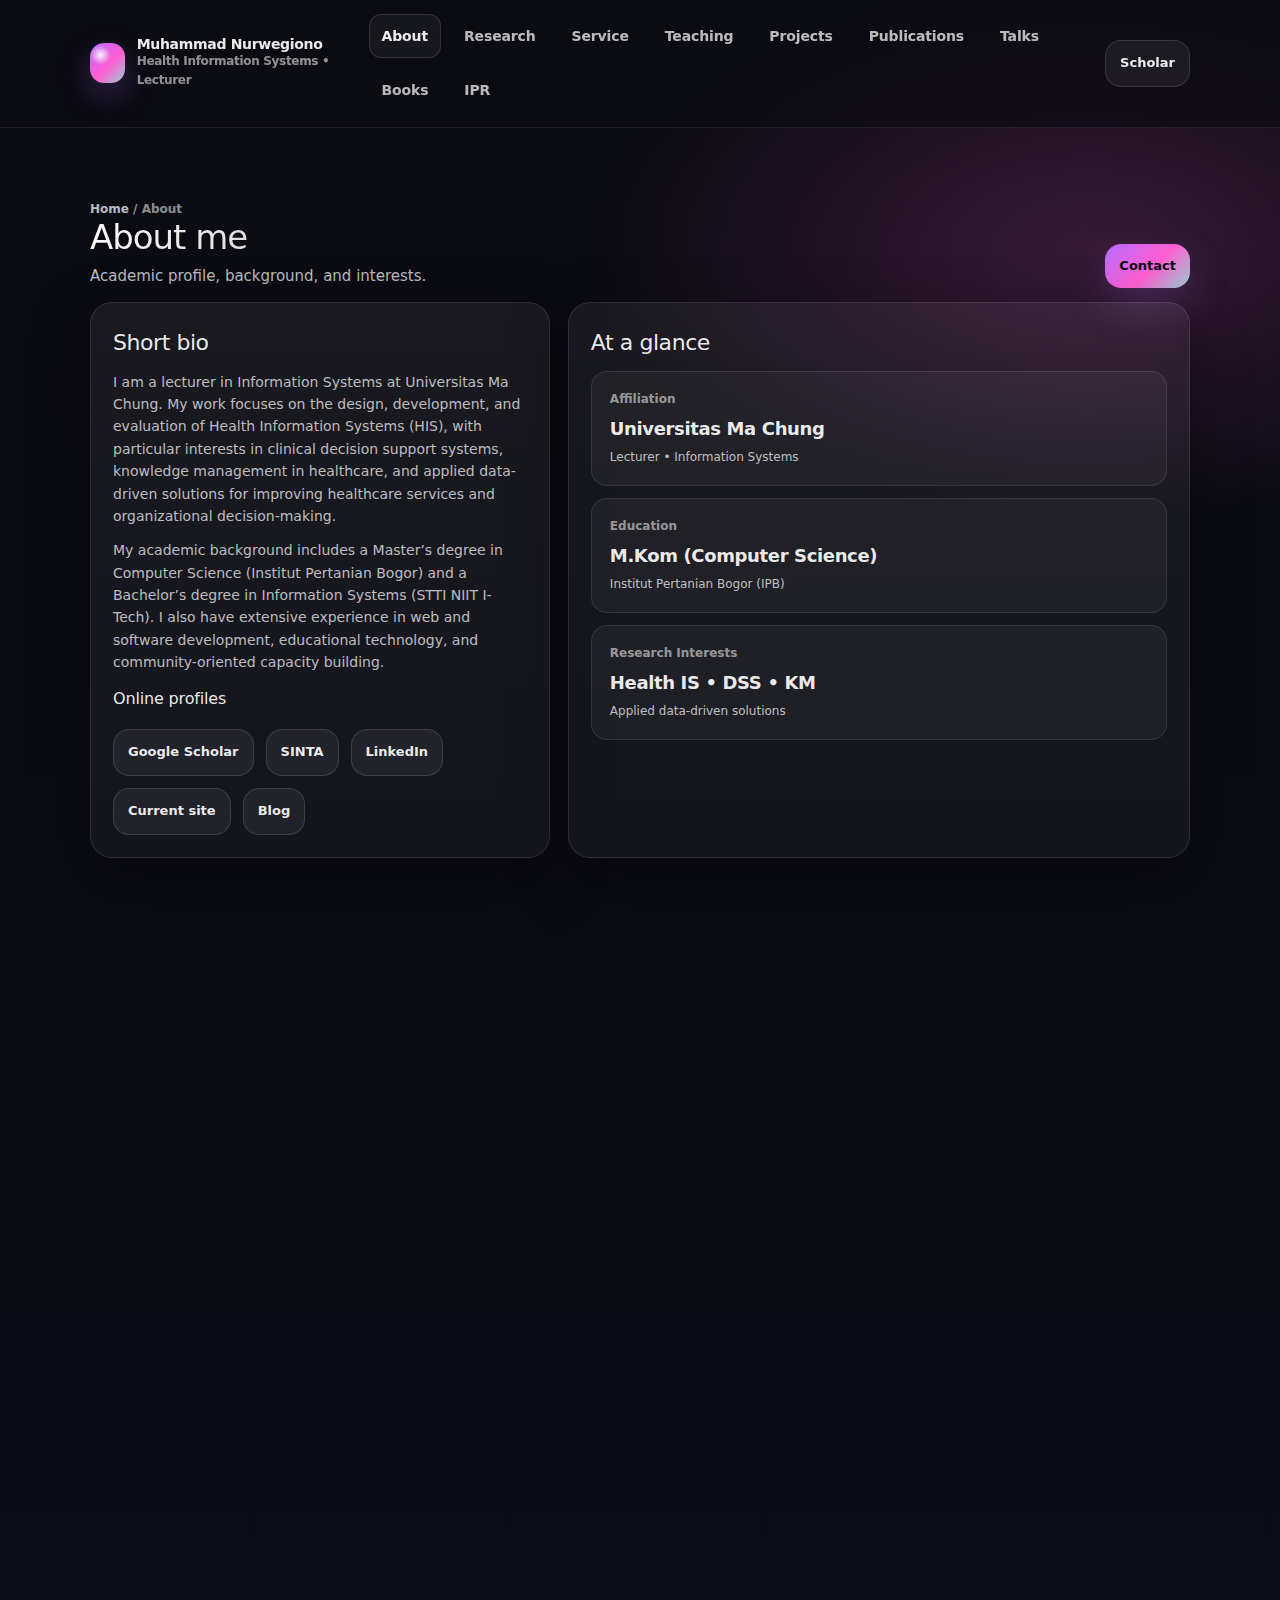
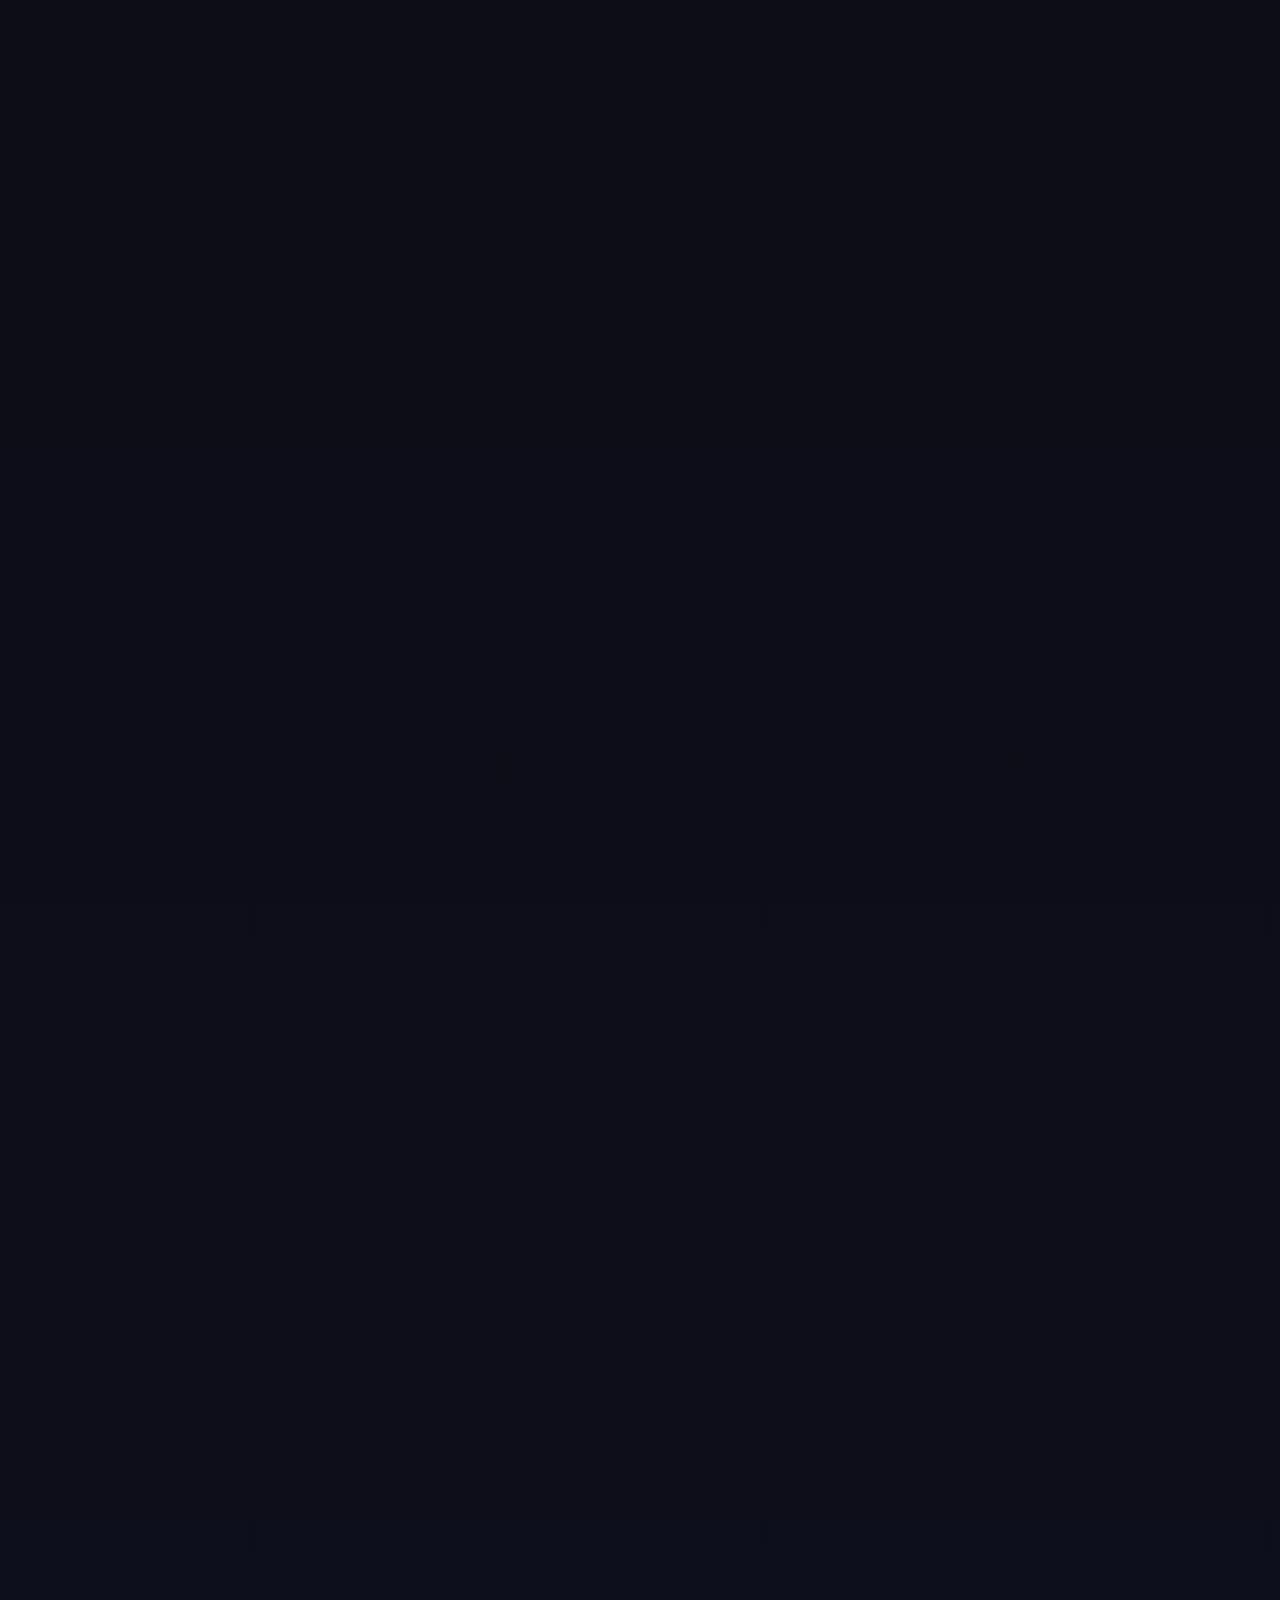
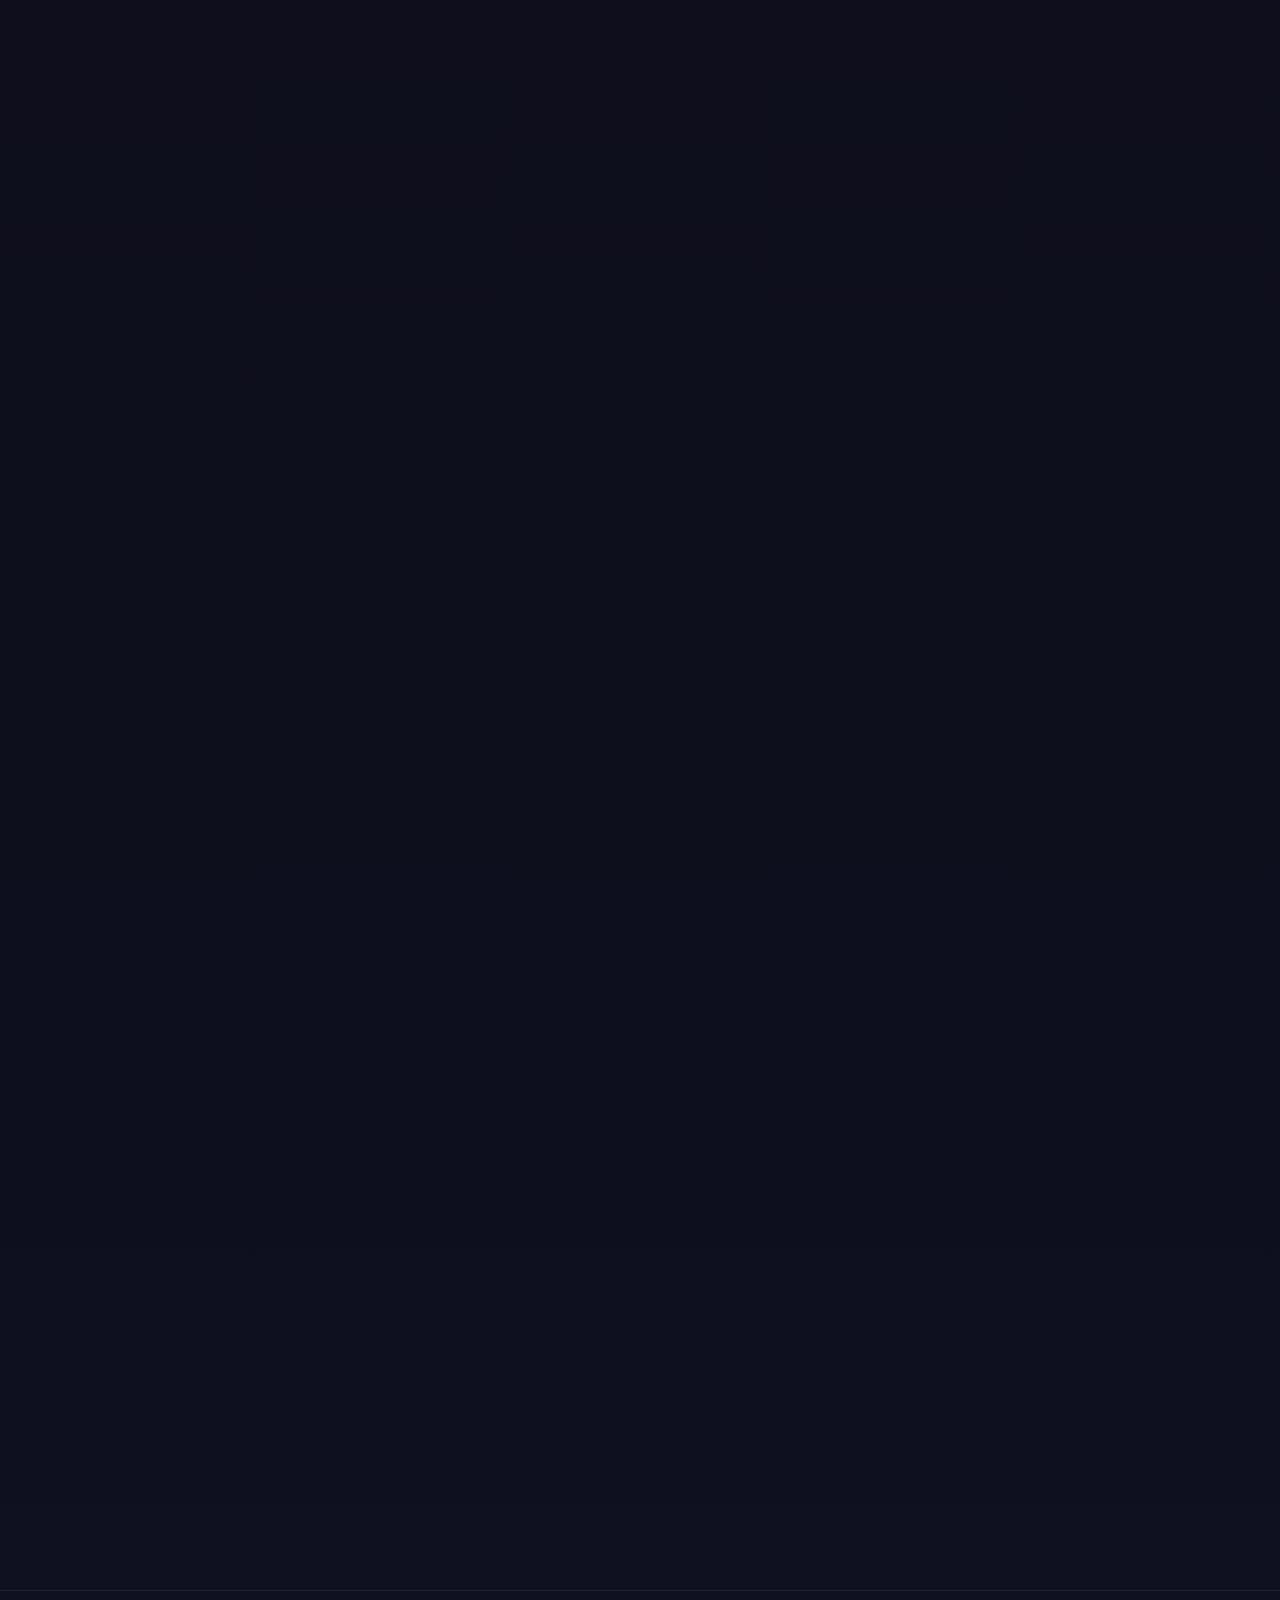
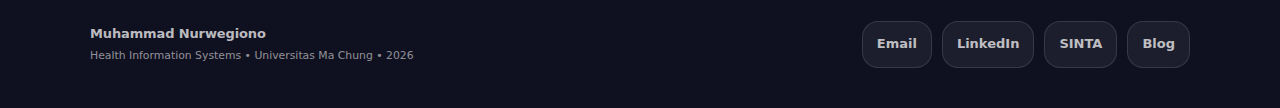
<file: about.html>
<!doctype html>
<html lang="en">
<head>
  <meta charset="utf-8"/>
  <meta name="viewport" content="width=device-width, initial-scale=1"/>
  <title>About me | Muhammad Nurwegiono</title>
  <meta name="description" content="About Muhammad Nurwegiono — background, interests, and academic profile."/>
  <meta name="keywords" content="Muhammad Nurwegiono, Health Information Systems, Clinical Decision Support, Knowledge Management, Universitas Ma Chung, Information Systems"/>
   <meta name="google-site-verification" content="google5163e7f3475acadb" />
  <link rel="icon" href="assets/favicon.svg" type="image/svg+xml">
  <link rel="stylesheet" href="assets/style.css"/>
  <style>
    @media (min-width: 900px) {
      .navlinks { gap: 10px; } /* Kurangi jarak antar menu */
      .navlinks a { font-size: 14px; letter-spacing: -0.01em; } /* Perkecil font sedikit agar muat */
    }
  </style>
</head>
<body>
  <header class="topbar">
    <div class="container">
      <div class="nav">
        <a class="brand" href="index.html" aria-label="Home">
          <div class="logo" aria-hidden="true"></div>
          <span>
            <span class="title">Muhammad Nurwegiono</span>
            <span class="subtitle">Health Information Systems • Lecturer</span>
          </span>
        </a>

        <nav class="navlinks" aria-label="Primary">
          <a data-nav href="about.html">About</a>
          <a data-nav href="research.html">Research</a>
          <a data-nav href="community.html">Service</a>
          <a data-nav href="teaching.html">Teaching</a>
          <a data-nav href="projects.html">Projects</a>
          <a data-nav href="publications.html">Publications</a>
          <a data-nav href="conferences.html">Talks</a>
          <a data-nav href="books.html">Books</a>
          <a data-nav href="ipr.html">IPR</a>
        </nav>

        <div class="navright">
          <a class="btn" href="https://scholar.google.com/citations?user=aySeWLQAAAAJ" target="_blank" rel="noopener" title="Google Scholar">
            Scholar
          </a>
          <button id="mobileToggle" class="iconbtn mobile-toggle" aria-label="Toggle menu">
            <svg viewBox="0 0 24 24" fill="none"><path d="M4 7h16M4 12h16M4 17h16" stroke="currentColor" stroke-width="2" stroke-linecap="round"/></svg>
          </button>
        </div>
      </div>

      <div id="mobilePanel" class="mobile-panel" aria-label="Mobile">
        <a data-nav href="about.html">About me</a>
        <a data-nav href="research.html">Research</a>
        <a data-nav href="community.html">Community Services</a>
        <a data-nav href="teaching.html">Teaching</a>
        <a data-nav href="projects.html">Projects</a>
        <a data-nav href="publications.html">Scientific Publications</a>
        <a data-nav href="conferences.html">Conferences</a>
        <a data-nav href="books.html">Book/Module</a>
        <a data-nav href="ipr.html">Intellectual Property Rights</a>
      </div>
    </div>
  </header>

<main>
  <section class="section">
    <div class="container">
      <div class="page-title reveal">
        <div class="left">
          <div class="breadcrumb"><a href="index.html">Home</a> / About</div>
          <div class="h1" style="background:linear-gradient(135deg,#fff,var(--muted)); -webkit-background-clip:text; background-clip:text; color:transparent;">About me</div>
          <p class="lead">Academic profile, background, and interests.</p>
        </div>
        <div class="actions">
          <!-- <a class="btn" href="assets/data.json" target="_blank" rel="noopener">Edit data.json</a> -->
          <a class="btn primary" href="mailto:muhammad.nurwegiono@machung.ac.id">Contact</a>
        </div>
      </div>

      <div class="split">
        <div class="card inner reveal">
          <div class="h2">Short bio</div>
          <p class="p">
            I am a lecturer in Information Systems at Universitas Ma Chung. My work focuses on the design, development,
            and evaluation of Health Information Systems (HIS), with particular interests in clinical decision support systems,
            knowledge management in healthcare, and applied data-driven solutions for improving healthcare services and
            organizational decision-making.
          </p>

          <p class="p">
            My academic background includes a Master’s degree in Computer Science (Institut Pertanian Bogor) and a Bachelor’s
            degree in Information Systems (STTI NIIT I-Tech). I also have extensive experience in web and software development,
            educational technology, and community-oriented capacity building.
          </p>

          <div class="h3">Online profiles</div>
          <div class="actions">
            <a class="btn" href="https://scholar.google.com/citations?user=aySeWLQAAAAJ" target="_blank" rel="noopener">Google Scholar</a>
            <a class="btn" href="https://sinta.kemdiktisaintek.go.id/authors/profile/6897560" target="_blank" rel="noopener">SINTA</a>
            <a class="btn" href="https://www.linkedin.com/in/muhammadnurwegiono" target="_blank" rel="noopener">LinkedIn</a>
            <a class="btn" href="https://mnurwegiono.github.io/" target="_blank" rel="noopener">Current site</a>
            <a class="btn" href="https://muhammadnurwegiono.wordpress.com/" target="_blank" rel="noopener">Blog</a>
          </div>
        </div>

        <div class="card inner reveal" style="transition-delay: 100ms;">
          <div class="h2">At a glance</div>
          <div class="grid-3" style="grid-template-columns: 1fr; gap:12px;">
            <div class="stat">
              <div class="k">Affiliation</div>
              <div class="v" style="font-size:18px;">Universitas Ma Chung</div>
              <div class="s">Lecturer • Information Systems</div>
            </div>
            <div class="stat">
              <div class="k">Education</div>
              <div class="v" style="font-size:18px;">M.Kom (Computer Science)</div>
              <div class="s">Institut Pertanian Bogor (IPB)</div>
            </div>
            <div class="stat">
              <div class="k">Research Interests</div>
              <div class="v" style="font-size:18px;">Health IS • DSS • KM</div>
              <div class="s">Applied data-driven solutions</div>
            </div>
          </div>
        </div>
      </div>

      <!-- NEW: Expertise & Research Focus (compact, keeps UI consistent) -->
      <div class="section compact">
        <div class="card inner reveal" style="transition-delay: 200ms;">
          <div class="h2">Expertise & focus</div>
          <p class="p">
            I work at the intersection of algorithms/programming, databases, knowledge management, and applied information systems.
            In recent projects, I translate these foundations into practical systems for health and organizational contexts—combining
            rigorous methods with implementation-ready outputs (prototypes, evaluation, and documentation).
          </p>

          <div class="grid-3">
            <div class="stat">
              <svg viewBox="0 0 24 24" fill="none" style="width:24px;height:24px;margin-bottom:8px;color:var(--accent);"><path d="M9 19v-6a2 2 0 00-2-2H5a2 2 0 00-2 2v6a2 2 0 002 2h2a2 2 0 002-2zm0 0V9a2 2 0 012-2h2a2 2 0 012 2v10m-6 0a2 2 0 002 2h2a2 2 0 002-2m0 0V5a2 2 0 012-2h2a2 2 0 012 2v14a2 2 0 01-2 2h-2a2 2 0 01-2-2z" stroke="currentColor" stroke-width="2" stroke-linecap="round" stroke-linejoin="round"/></svg>
              <div class="k">Core methods</div>
              <div class="v" style="font-size:18px;">DSS • KM lifecycle • Applied analytics</div>
              <div class="s">From requirements to evaluation</div>
            </div>
            <div class="stat">
              <svg viewBox="0 0 24 24" fill="none" style="width:24px;height:24px;margin-bottom:8px;color:var(--ok);"><path d="M16 18l6-6-6-6M8 6l-6 6 6 6" stroke="currentColor" stroke-width="2" stroke-linecap="round" stroke-linejoin="round"/><path d="M12 22V2" stroke="currentColor" stroke-width="2" stroke-linecap="round" stroke-linejoin="round"/></svg>
              <div class="k">Engineering</div>
              <div class="v" style="font-size:18px;">Web systems & modular apps</div>
              <div class="s">Design, build, test, deploy</div>
            </div>
            <div class="stat">
              <svg viewBox="0 0 24 24" fill="none" style="width:24px;height:24px;margin-bottom:8px;color:var(--warn);"><path d="M12 6.253v13m0-13C10.832 5.477 9.246 5 7.5 5S4.168 5.477 3 6.253v13C4.168 18.477 5.754 18 7.5 18s3.332.477 4.5 1.253m0-13C13.168 5.477 14.754 5 16.5 5c1.747 0 3.332.477 4.5 1.253v13C19.832 18.477 18.247 18 16.5 18c-1.746 0-3.332.477-4.5 1.253" stroke="currentColor" stroke-width="2" stroke-linecap="round" stroke-linejoin="round"/></svg>
              <div class="k">Academic contribution</div>
              <div class="v" style="font-size:18px;">Publications & editorial work</div>
              <div class="s">Journals • books • proceedings</div>
            </div>
          </div>
        </div>
      </div>

      <!-- UPDATED: Teaching block (kept UI, enriched content) -->
      <div class="section compact">
        <div class="card inner reveal" style="transition-delay: 100ms;">
          <div class="h2">Teaching</div>
          <p class="p">
            I teach across programming, databases, and knowledge management with a balance of theory and hands-on lab practice.
            My classes emphasize algorithmic thinking, clean implementation, and evidence-based evaluation—so students can
            build systems that are robust, maintainable, and useful in real contexts.
          </p>
          <div class="grid-3">
            <div class="stat">
              <svg viewBox="0 0 24 24" fill="none" style="width:24px;height:24px;margin-bottom:8px;color:var(--accent);"><path d="M10 20l4-16m4 4l4 4-4 4M6 16l-4-4 4-4" stroke="currentColor" stroke-width="2" stroke-linecap="round" stroke-linejoin="round"/></svg>
              <div class="k">Programming</div>
              <div class="v" style="font-size:18px;">Algorithms • Mobile • Labs</div>
              <div class="s">Structured practice + assessments</div>
            </div>
            <div class="stat">
              <svg viewBox="0 0 24 24" fill="none" style="width:24px;height:24px;margin-bottom:8px;color:var(--ok);"><path d="M4 7v10c0 2.21 3.58 4 8 4s8-1.79 8-4V7M4 7c0 2.21 3.58 4 8 4s8-1.79 8-4M4 7c0-2.21 3.58-4 8-4s8 1.79 8 4m0 5c0 2.21-3.58 4-8 4s-8-1.79-8-4" stroke="currentColor" stroke-width="2" stroke-linecap="round" stroke-linejoin="round"/></svg>
              <div class="k">Databases</div>
              <div class="v" style="font-size:18px;">Design • Indexing • Admin</div>
              <div class="s">Modeling, tuning, and operations</div>
            </div>
            <div class="stat">
              <svg viewBox="0 0 24 24" fill="none" style="width:24px;height:24px;margin-bottom:8px;color:var(--warn);"><path d="M9.663 17h4.673M12 3v1m6.364 1.636l-.707.707M21 12h-1M4 12H3m3.343-5.657l-.707-.707m2.828 9.9a5 5 0 117.072 0l-.548.547A3.374 3.374 0 0014 18.469V19a2 2 0 11-4 0v-.531c0-.895-.356-1.754-.988-2.386l-.548-.547z" stroke="currentColor" stroke-width="2" stroke-linecap="round" stroke-linejoin="round"/></svg>
              <div class="k">Knowledge Mgmt</div>
              <div class="v" style="font-size:18px;">KMS • SECI • KMSLC</div>
              <div class="s">Capture, share, reuse knowledge</div>
            </div>
          </div>
          <div class="actions" style="margin-top:12px;">
            <a class="btn" href="teaching.html">View teaching schedule</a>
          </div>
        </div>
      </div>

      <!-- NEW: Professional experience -->
      <div class="section compact">
        <div class="card inner reveal" style="transition-delay: 200ms;">
          <div class="h2">Professional experience</div>
          <div class="notice">
            Selected roles that shaped my teaching and research—from academic services to web development and educational programs.
          </div>

          <div class="list" style="margin-top:12px;">
            <div class="item">
              <div style="display:flex; gap:16px;">
                <div style="flex-shrink:0; margin-top:4px; color:var(--accent);">
                  <svg viewBox="0 0 24 24" fill="none" style="width:24px;height:24px;"><path d="M12 14l9-5-9-5-9 5 9 5z" stroke="currentColor" stroke-width="2" stroke-linecap="round" stroke-linejoin="round"/><path d="M12 14l6.16-3.422a12.083 12.083 0 01.665 6.479A11.952 11.952 0 0012 20.055a11.952 11.952 0 00-6.824-2.998 12.078 12.078 0 01.665-6.479L12 14z" stroke="currentColor" stroke-width="2" stroke-linecap="round" stroke-linejoin="round"/><path d="M12 14l9-5-9-5-9 5 9 5zm0 0l6.16-3.422a12.083 12.083 0 01.665 6.479A11.952 11.952 0 0012 20.055a11.952 11.952 0 00-6.824-2.998 12.078 12.078 0 01.665-6.479L12 14zm-4 6v-7.5l4-2.222" stroke="currentColor" stroke-width="2" stroke-linecap="round" stroke-linejoin="round"/></svg>
                </div>
                <div>
                  <div class="meta">
                    <span class="pill info">2024–present</span>
                    <span class="pill">Universitas Ma Chung</span>
                  </div>
                  <div class="h3" style="margin-top:8px;">Lecturer (Information Systems)</div>
                  <p class="p">
                    Teaching programming and information systems courses; contributing to academic publishing and editorial activities.
                  </p>
                </div>
              </div>
            </div>

            <div class="item">
              <div style="display:flex; gap:16px;">
                <div style="flex-shrink:0; margin-top:4px; color:var(--ok);">
                  <svg viewBox="0 0 24 24" fill="none" style="width:24px;height:24px;"><path d="M21 16V8a2 2 0 00-1-1.73l-7-4a2 2 0 00-2 0l-7 4A2 2 0 003 8v8a2 2 0 001 1.73l7 4a2 2 0 002 0l7-4A2 2 0 0021 16z" stroke="currentColor" stroke-width="2" stroke-linecap="round" stroke-linejoin="round"/><path d="M3.27 6.96L12 12.01l8.73-5.05M12 22.08V12" stroke="currentColor" stroke-width="2" stroke-linecap="round" stroke-linejoin="round"/></svg>
                </div>
                <div>
                  <div class="meta">
                    <span class="pill info">2022–2023</span>
                    <span class="pill">Hobart and William Smith Colleges (USA)</span>
                  </div>
                  <div class="h3" style="margin-top:8px;">Research Associate</div>
                  <p class="p">
                    Supported web development research through interviews, observations, and preparation of research presentations.
                  </p>
                </div>
              </div>
            </div>

            <div class="item">
              <div style="display:flex; gap:16px;">
                <div style="flex-shrink:0; margin-top:4px; color:var(--warn);">
                  <svg viewBox="0 0 24 24" fill="none" style="width:24px;height:24px;"><path d="M19 21l-7-5-7 5V5a2 2 0 012-2h10a2 2 0 012 2z" stroke="currentColor" stroke-width="2" stroke-linecap="round" stroke-linejoin="round"/></svg>
                </div>
                <div>
                  <div class="meta">
                    <span class="pill info">2020–2022</span>
                    <span class="pill">Indiana University (USA)</span>
                  </div>
                  <div class="h3" style="margin-top:8px;">Administrative Assistant</div>
                  <p class="p">
                    Handled internal communications, shipping/logistics, and service requests in the campus environment.
                  </p>
                </div>
              </div>
            </div>

            <div class="item">
              <div style="display:flex; gap:16px;">
                <div style="flex-shrink:0; margin-top:4px; color:var(--muted);">
                  <svg viewBox="0 0 24 24" fill="none" style="width:24px;height:24px;"><path d="M12 14l9-5-9-5-9 5 9 5z" stroke="currentColor" stroke-width="2" stroke-linecap="round" stroke-linejoin="round"/><path d="M12 14l6.16-3.422a12.083 12.083 0 01.665 6.479A11.952 11.952 0 0012 20.055a11.952 11.952 0 00-6.824-2.998 12.078 12.078 0 01.665-6.479L12 14z" stroke="currentColor" stroke-width="2" stroke-linecap="round" stroke-linejoin="round"/></svg>
                </div>
                <div>
                  <div class="meta">
                    <span class="pill info">2016–2018</span>
                    <span class="pill">STTI NIIT I-Tech</span>
                    <span class="pill">Universitas Esa Unggul</span>
                  </div>
                  <div class="h3" style="margin-top:8px;">Teaching assistant / assistant lecturer</div>
                  <p class="p">
                    Delivered programming instruction, prepared quizzes/exams, and developed online learning materials; participated in lecturer development training.
                  </p>
                </div>
              </div>
            </div>

            <div class="item">
              <div style="display:flex; gap:16px;">
                <div style="flex-shrink:0; margin-top:4px; color:var(--muted);">
                  <svg viewBox="0 0 24 24" fill="none" style="width:24px;height:24px;"><path d="M21 12v7a2 2 0 01-2 2H5a2 2 0 01-2-2V5a2 2 0 012-2h11" stroke="currentColor" stroke-width="2" stroke-linecap="round" stroke-linejoin="round"/><path d="M9 11l3 3L22 4" stroke="currentColor" stroke-width="2" stroke-linecap="round" stroke-linejoin="round"/></svg>
                </div>
                <div>
                  <div class="meta">
                    <span class="pill info">2011–2015</span>
                    <span class="pill">Education & ICT roles</span>
                  </div>
                  <div class="h3" style="margin-top:8px;">Educational operations & digital product work</div>
                  <p class="p">
                    Experience includes managing early childhood education operations and curriculum development, as well as ICT support and platform development in media/community settings.
                  </p>
                </div>
              </div>
            </div>
          </div>
        </div>
      </div>

      <!-- NEW: Grants & community service highlights -->
      <div class="section compact">
        <div class="split">
          <div class="card inner reveal" style="transition-delay: 100ms;">
            <div class="h2">Research grants (last 5 years)</div>
            <div class="notice">Selected funded projects.</div>
            <div class="list" style="margin-top:12px;">
              <div class="item">
                <div class="meta">
                  <span class="pill info">2025</span>
                  <span class="pill">Universitas Ma Chung</span>
                </div>
                <div class="h3" style="margin-top:8px;">Decision Support System for Anemia Diagnosis (Certainty Factor, Laravel)</div>
                <p class="p">Research and development of a web-based clinical decision support system for anemia diagnosis using the Certainty Factor method.</p>
              </div>
              <div class="item">
                <div class="meta">
                  <span class="pill info">2025</span>
                  <span class="pill">Universitas Ma Chung</span>
                </div>
                <div class="h3" style="margin-top:8px;">Staggered & collaborative learning for prompt engineering</div>
                <p class="p">Pedagogical research to improve students’ AI prompt engineering skills for academic writing through staggered and collaborative learning.</p>
              </div>
            </div>
            <div class="actions" style="margin-top:12px;">
              <a class="btn" href="research.html">View research</a>
            </div>
          </div>

          <div class="card inner reveal" style="transition-delay: 200ms;">
            <div class="h2">Community services (last 5 years)</div>
            <div class="notice">Capacity building and community impact.</div>
            <div class="list" style="margin-top:12px;">
              <div class="item">
                <div class="meta">
                  <span class="pill info">2025</span>
                  <span class="pill">Universitas Ma Chung</span>
                </div>
                <div class="h3" style="margin-top:8px;">Google Workspace optimization for academic data center</div>
                <p class="p">Optimizing Google Workspace usage to strengthen the academic data center for KB/TK Islam Terpadu Ulil Albab Malang.</p>
              </div>

              <div class="item">
                <div class="meta">
                  <span class="pill info">2025</span>
                  <span class="pill">Universitas Ma Chung</span>
                </div>
                <div class="h3" style="margin-top:8px;">Deep learning for Kurikulum Merdeka: AI as learning companion</div>
                <p class="p">Community program implementing deep learning and AI as an innovative learning companion for the Yos Tech community.</p>
              </div>
            </div>
            <div class="actions" style="margin-top:12px;">
              <a class="btn" href="community.html">View services</a>
            </div>
          </div>
        </div>
      </div>

      <!-- NEW: Certifications & awards -->
      <div class="section compact">
        <div class="split">
          <div class="card inner reveal" style="transition-delay: 100ms;">
            <div class="h2">Certifications & assessments</div>
            <div class="notice">Selected certifications and test results.</div>
            <div class="list" style="margin-top:12px;">
              <div class="item">
                <div style="display:flex; gap:14px; align-items:center;">
                  <div style="flex-shrink:0; color:var(--ok);"><svg viewBox="0 0 24 24" fill="none" style="width:20px;height:20px;"><path d="M22 11.08V12a10 10 0 11-5.93-9.14" stroke="currentColor" stroke-width="2" stroke-linecap="round" stroke-linejoin="round"/><path d="M22 4L12 14.01l-3-3" stroke="currentColor" stroke-width="2" stroke-linecap="round" stroke-linejoin="round"/></svg></div>
                  <div>
                    <div class="meta">
                      <span class="pill info">2024</span>
                      <span class="pill">LBI FIB UI</span>
                    </div>
                    <div class="h3" style="margin-top:6px; margin-bottom:0;">TOEFL ITP — 580</div>
                  </div>
                </div>
              </div>

              <div class="item">
                <div style="display:flex; gap:14px; align-items:center;">
                  <div style="flex-shrink:0; color:var(--ok);"><svg viewBox="0 0 24 24" fill="none" style="width:20px;height:20px;"><path d="M22 11.08V12a10 10 0 11-5.93-9.14" stroke="currentColor" stroke-width="2" stroke-linecap="round" stroke-linejoin="round"/><path d="M22 4L12 14.01l-3-3" stroke="currentColor" stroke-width="2" stroke-linecap="round" stroke-linejoin="round"/></svg></div>
                  <div>
                    <div class="meta">
                      <span class="pill info">2024</span>
                      <span class="pill">Bappenas</span>
                    </div>
                    <div class="h3" style="margin-top:6px; margin-bottom:0;">TPA — 600.26</div>
                  </div>
                </div>
              </div>

              <div class="item">
                <div style="display:flex; gap:14px; align-items:center;">
                  <div style="flex-shrink:0; color:var(--accent);"><svg viewBox="0 0 24 24" fill="none" style="width:20px;height:20px;"><path d="M12 15l-2 5l9-9l-9-9l2 5l-8 4l8 4z" stroke="currentColor" stroke-width="2" stroke-linecap="round" stroke-linejoin="round"/></svg></div>
                  <div>
                    <div class="meta">
                      <span class="pill info">2012</span>
                      <span class="pill">Cisco</span>
                    </div>
                    <div class="h3" style="margin-top:6px; margin-bottom:0;">CCNA Exploration</div>
                  </div>
                </div>
              </div>

              <div class="item">
                <div style="display:flex; gap:14px; align-items:center;">
                  <div style="flex-shrink:0; color:var(--accent);"><svg viewBox="0 0 24 24" fill="none" style="width:20px;height:20px;"><path d="M12 15l-2 5l9-9l-9-9l2 5l-8 4l8 4z" stroke="currentColor" stroke-width="2" stroke-linecap="round" stroke-linejoin="round"/></svg></div>
                  <div>
                    <div class="meta">
                      <span class="pill info">2010</span>
                      <span class="pill">Cisco</span>
                    </div>
                    <div class="h3" style="margin-top:6px; margin-bottom:0;">IT Essentials</div>
                  </div>
                </div>
              </div>

              <div class="item">
                <div style="display:flex; gap:14px; align-items:center;">
                  <div style="flex-shrink:0; color:var(--muted);"><svg viewBox="0 0 24 24" fill="none" style="width:20px;height:20px;"><path d="M2 3h6a4 4 0 014 4v14a3 3 0 00-3-3H2z" stroke="currentColor" stroke-width="2" stroke-linecap="round" stroke-linejoin="round"/><path d="M22 3h-6a4 4 0 00-4 4v14a3 3 0 013-3h7z" stroke="currentColor" stroke-width="2" stroke-linecap="round" stroke-linejoin="round"/></svg></div>
                  <div>
                    <div class="meta">
                      <span class="pill info">2020</span>
                      <span class="pill">Broadview (USA)</span>
                    </div>
                    <div class="h3" style="margin-top:6px; margin-bottom:0;">ESL Course</div>
                  </div>
                </div>
              </div>
            </div>
          </div>

          <div class="card inner reveal" style="transition-delay: 200ms;">
            <div class="h2">Awards</div>
            <div class="notice">Selected recognition and scholarship.</div>
            <div class="list" style="margin-top:12px;">
              <div class="item">
                <div style="display:flex; gap:16px;">
                  <div style="flex-shrink:0; margin-top:4px; color:var(--warn);">
                    <svg viewBox="0 0 24 24" fill="none" style="width:24px;height:24px;"><path d="M12 2l3.09 6.26L22 9.27l-5 4.87 1.18 6.88L12 17.77l-6.18 3.25L7 14.14 2 9.27l6.91-1.01L12 2z" stroke="currentColor" stroke-width="2" stroke-linecap="round" stroke-linejoin="round"/></svg>
                  </div>
                  <div>
                    <div class="meta">
                      <span class="pill info">2016</span>
                      <span class="pill">EduPRIME (Netherlands)</span>
                    </div>
                    <div class="h3" style="margin-top:8px;">Fully-funded Master’s Scholarship</div>
                    <p class="p">Scholarship support for graduate study.</p>
                  </div>
                </div>
              </div>
            </div>

            <div class="h2" style="margin-top:18px;">Editorial & publishing roles</div>
            <div class="notice">Academic dissemination and publication support.</div>
            <div class="list" style="margin-top:12px;">
              <div class="item">
                <div style="display:flex; gap:14px; align-items:center;">
                  <div style="flex-shrink:0; color:var(--accent);"><svg viewBox="0 0 24 24" fill="none" style="width:20px;height:20px;"><path d="M11 4H4a2 2 0 00-2 2v14a2 2 0 002 2h14a2 2 0 002-2v-7" stroke="currentColor" stroke-width="2" stroke-linecap="round" stroke-linejoin="round"/><path d="M18.5 2.5a2.121 2.121 0 013 3L12 15l-4 1 1-4 9.5-9.5z" stroke="currentColor" stroke-width="2" stroke-linecap="round" stroke-linejoin="round"/></svg></div>
                  <div>
                    <div class="meta">
                      <span class="pill info">2024–present</span>
                      <span class="pill">Jurnal KURAWAL</span>
                    </div>
                    <div class="h3" style="margin-top:6px; margin-bottom:0;">Editor-in-Chief</div>
                  </div>
                </div>
              </div>
              <div class="item">
                <div style="display:flex; gap:14px; align-items:center;">
                  <div style="flex-shrink:0; color:var(--accent);"><svg viewBox="0 0 24 24" fill="none" style="width:20px;height:20px;"><path d="M12 6.253v13m0-13C10.832 5.477 9.246 5 7.5 5S4.168 5.477 3 6.253v13C4.168 18.477 5.754 18 7.5 18s3.332.477 4.5 1.253m0-13C13.168 5.477 14.754 5 16.5 5c1.747 0 3.332.477 4.5 1.253v13C19.832 18.477 18.247 18 16.5 18c-1.746 0-3.332.477-4.5 1.253" stroke="currentColor" stroke-width="2" stroke-linecap="round" stroke-linejoin="round"/></svg></div>
                  <div>
                    <div class="meta">
                      <span class="pill info">2024–present</span>
                      <span class="pill">Ma Chung Press</span>
                    </div>
                    <div class="h3" style="margin-top:6px; margin-bottom:0;">Editor</div>
                  </div>
                </div>
              </div>
            </div>
          </div>
        </div>
      </div>

      <!-- NEW: Quick facts (kept minimal + academic tone) -->
      <div class="section compact">
        <div class="card inner reveal" style="transition-delay: 100ms;">
          <div class="h2">Quick facts</div>
          <div class="grid-2">
            <!-- <div class="stat">
              <div class="k">Born</div>
              <div class="v" style="font-size:18px;">Belawan</div>
              <div class="s"></div>
            </div> -->
            <div class="stat">
              <div class="k">Expertise group</div>
              <div class="v" style="font-size:18px;">Algorithms & Programming</div>
              <div class="s">Applied Information Systems</div>
            </div>
            <div class="stat">
              <div class="k">Core focus</div>
              <div class="v" style="font-size:18px;">Programming • Databases • KM</div>
              <div class="s">Health IS orientation</div>
            </div>
          </div>
        </div>
      </div>

    </div>
  </section>
</main>

  <footer class="footer">
    <div class="container">
      <div style="display:flex; flex-wrap:wrap; align-items:center; justify-content:space-between; gap:12px;">
        <div>
          <div style="font-weight:900; letter-spacing:-.01em;">Muhammad Nurwegiono</div>
          <div><small>Health Information Systems • Universitas Ma Chung • 2026</small></div>
        </div>
        <div style="display:flex; gap:10px; flex-wrap:wrap;">
          <a class="btn" href="mailto:muhammad.nurwegiono@machung.ac.id">Email</a>
          <a class="btn" href="https://www.linkedin.com/in/muhammadnurwegiono" target="_blank" rel="noopener">LinkedIn</a>
          <a class="btn" href="https://sinta.kemdiktisaintek.go.id/authors/profile/6897560" target="_blank" rel="noopener">SINTA</a>
          <a class="btn" href="https://muhammadnurwegiono.wordpress.com/" target="_blank" rel="noopener">Blog</a>
        </div>
      </div>
      <!-- <div style="margin-top:12px; color:var(--muted2);">
        Built for GitHub Pages. Edit <span class="kbd">assets/data.json</span> to update content.
      </div> -->
    </div>
  </footer>

  <button id="backToTop" class="iconbtn back-to-top" title="Back to top"><svg viewBox="0 0 24 24" fill="none"><path d="M12 19V5m-7 7l7-7 7 7" stroke="currentColor" stroke-width="2" stroke-linecap="round" stroke-linejoin="round"/></svg></button>

  <script src="assets/script.js" defer></script>
</body>
</html>
</file>
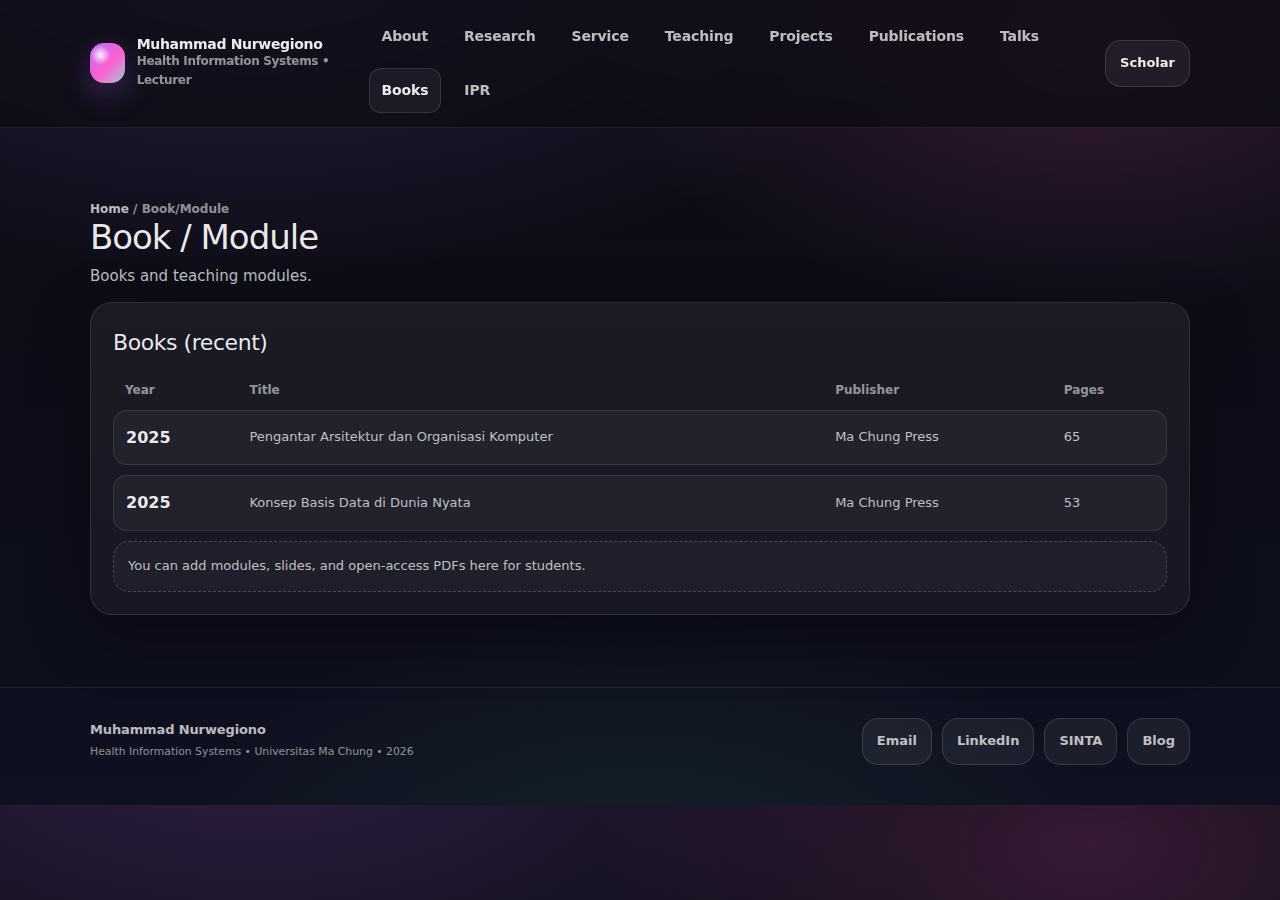
<file: books.html>
<!doctype html>
<html lang="en">
<head>
  <meta charset="utf-8"/>
  <meta name="viewport" content="width=device-width, initial-scale=1"/>
  <title>Book/Module | Muhammad Nurwegiono</title>
  <meta name="description" content="Books and teaching modules authored by Muhammad Nurwegiono."/>
  <meta name="keywords" content="Muhammad Nurwegiono, Health Information Systems, Clinical Decision Support, Knowledge Management, Universitas Ma Chung, Information Systems"/>
  <link rel="icon" href="assets/favicon.svg" type="image/svg+xml">
  <link rel="stylesheet" href="assets/style.css"/>
  <style>
    @media (min-width: 900px) {
      .navlinks { gap: 10px; }
      .navlinks a { font-size: 14px; letter-spacing: -0.01em; }
    }
  </style>
</head>
<body>
  <header class="topbar">
    <div class="container">
      <div class="nav">
        <a class="brand" href="index.html" aria-label="Home">
          <div class="logo" aria-hidden="true"></div>
          <span>
            <span class="title">Muhammad Nurwegiono</span>
            <span class="subtitle">Health Information Systems • Lecturer</span>
          </span>
        </a>

        <nav class="navlinks" aria-label="Primary">
          <a data-nav href="about.html">About</a>
          <a data-nav href="research.html">Research</a>
          <a data-nav href="community.html">Service</a>
          <a data-nav href="teaching.html">Teaching</a>
          <a data-nav href="projects.html">Projects</a>
          <a data-nav href="publications.html">Publications</a>
          <a data-nav href="conferences.html">Talks</a>
          <a data-nav href="books.html">Books</a>
          <a data-nav href="ipr.html">IPR</a>
        </nav>

        <div class="navright">
          <a class="btn" href="https://scholar.google.com/citations?user=aySeWLQAAAAJ" target="_blank" rel="noopener" title="Google Scholar">
            Scholar
          </a>
          <button id="mobileToggle" class="iconbtn mobile-toggle" aria-label="Toggle menu">
            <svg viewBox="0 0 24 24" fill="none"><path d="M4 7h16M4 12h16M4 17h16" stroke="currentColor" stroke-width="2" stroke-linecap="round"/></svg>
          </button>
        </div>
      </div>

      <div id="mobilePanel" class="mobile-panel" aria-label="Mobile">
        <a data-nav href="about.html">About me</a>
        <a data-nav href="research.html">Research</a>
        <a data-nav href="community.html">Community Services</a>
        <a data-nav href="teaching.html">Teaching</a>
        <a data-nav href="projects.html">Projects</a>
        <a data-nav href="publications.html">Scientific Publications</a>
        <a data-nav href="conferences.html">Conferences</a>
        <a data-nav href="books.html">Book/Module</a>
        <a data-nav href="ipr.html">Intellectual Property Rights</a>
      </div>
    </div>
  </header>

  
<main>
  <section class="section">
    <div class="container">
      <div class="page-title reveal">
        <div class="left">
          <div class="breadcrumb"><a href="index.html">Home</a> / Book/Module</div>
          <div class="h1">Book / Module</div>
          <p class="lead">Books and teaching modules.</p>
        </div>
      </div>

      <div class="card inner reveal">
        <div class="h2">Books (recent)</div>
        <table class="table" aria-label="Books">
          <thead><tr><th>Year</th><th>Title</th><th>Publisher</th><th>Pages</th></tr></thead>
          <tbody>
            <tr><td class="strong">2025</td><td class="muted">Pengantar Arsitektur dan Organisasi Komputer</td><td class="muted">Ma Chung Press</td><td class="muted">65</td></tr>
            <tr><td class="strong">2025</td><td class="muted">Konsep Basis Data di Dunia Nyata</td><td class="muted">Ma Chung Press</td><td class="muted">53</td></tr>
          </tbody>
        </table>
        <div class="notice">You can add modules, slides, and open-access PDFs here for students.</div>
      </div>

    </div>
  </section>
</main>


  <footer class="footer">
    <div class="container">
      <div style="display:flex; flex-wrap:wrap; align-items:center; justify-content:space-between; gap:12px;">
        <div>
          <div style="font-weight:900; letter-spacing:-.01em;">Muhammad Nurwegiono</div>
          <div><small>Health Information Systems • Universitas Ma Chung • 2026</small></div>
        </div>
        <div style="display:flex; gap:10px; flex-wrap:wrap;">
          <a class="btn" href="mailto:muhammad.nurwegiono@machung.ac.id">Email</a>
          <a class="btn" href="https://www.linkedin.com/in/muhammadnurwegiono" target="_blank" rel="noopener">LinkedIn</a>
          <a class="btn" href="https://sinta.kemdiktisaintek.go.id/authors/profile/6897560" target="_blank" rel="noopener">SINTA</a>
          <a class="btn" href="https://muhammadnurwegiono.wordpress.com/" target="_blank" rel="noopener">Blog</a>
        </div>
      </div>
      <!-- <div style="margin-top:12px; color:var(--muted2);">
        Built for GitHub Pages. Edit <span class="kbd">assets/data.json</span> to update content.
      </div> -->
    </div>
  </footer>

  <button id="backToTop" class="iconbtn back-to-top" title="Back to top"><svg viewBox="0 0 24 24" fill="none"><path d="M12 19V5m-7 7l7-7 7 7" stroke="currentColor" stroke-width="2" stroke-linecap="round" stroke-linejoin="round"/></svg></button>

  <script src="assets/script.js" defer></script>
</body>
</html>
</file>
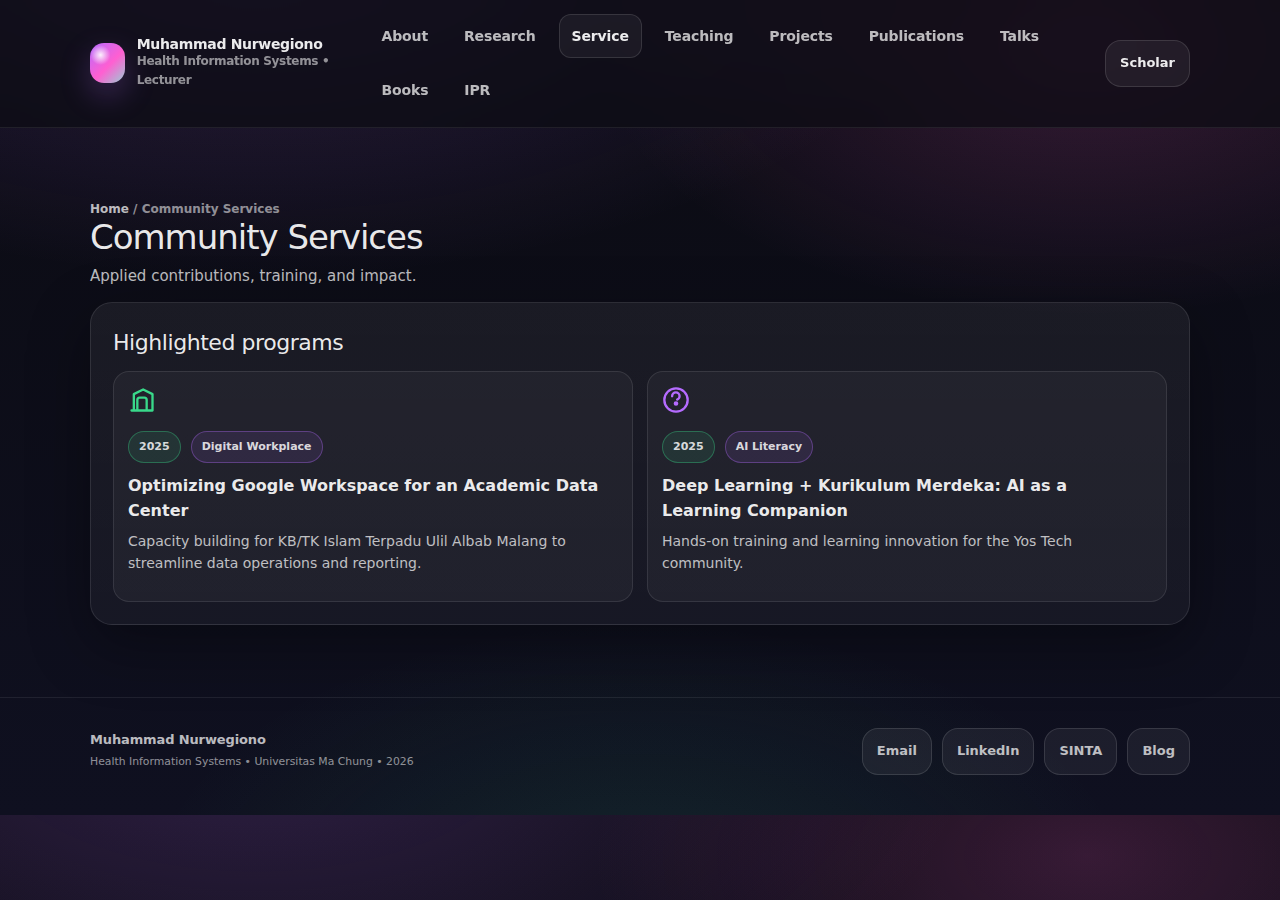
<file: community.html>
<!doctype html>
<html lang="en">
<head>
  <meta charset="utf-8"/>
  <meta name="viewport" content="width=device-width, initial-scale=1"/>
  <title>Community Services | Muhammad Nurwegiono</title>
  <meta name="description" content="Community service and capacity building activities led by Muhammad Nurwegiono."/>
  <meta name="keywords" content="Muhammad Nurwegiono, Health Information Systems, Clinical Decision Support, Knowledge Management, Universitas Ma Chung, Information Systems"/>
  <link rel="icon" href="assets/favicon.svg" type="image/svg+xml">
  <link rel="stylesheet" href="assets/style.css"/>
  <style>
    @media (min-width: 900px) {
      .navlinks { gap: 10px; }
      .navlinks a { font-size: 14px; letter-spacing: -0.01em; }
    }
  </style>
</head>
<body>
  <header class="topbar">
    <div class="container">
      <div class="nav">
        <a class="brand" href="index.html" aria-label="Home">
          <div class="logo" aria-hidden="true"></div>
          <span>
            <span class="title">Muhammad Nurwegiono</span>
            <span class="subtitle">Health Information Systems • Lecturer</span>
          </span>
        </a>

        <nav class="navlinks" aria-label="Primary">
          <a data-nav href="about.html">About</a>
          <a data-nav href="research.html">Research</a>
          <a data-nav href="community.html">Service</a>
          <a data-nav href="teaching.html">Teaching</a>
          <a data-nav href="projects.html">Projects</a>
          <a data-nav href="publications.html">Publications</a>
          <a data-nav href="conferences.html">Talks</a>
          <a data-nav href="books.html">Books</a>
          <a data-nav href="ipr.html">IPR</a>
        </nav>

        <div class="navright">
          <a class="btn" href="https://scholar.google.com/citations?user=aySeWLQAAAAJ" target="_blank" rel="noopener" title="Google Scholar">
            Scholar
          </a>
          <button id="mobileToggle" class="iconbtn mobile-toggle" aria-label="Toggle menu">
            <svg viewBox="0 0 24 24" fill="none"><path d="M4 7h16M4 12h16M4 17h16" stroke="currentColor" stroke-width="2" stroke-linecap="round"/></svg>
          </button>
        </div>
      </div>

      <div id="mobilePanel" class="mobile-panel" aria-label="Mobile">
        <a data-nav href="about.html">About me</a>
        <a data-nav href="research.html">Research</a>
        <a data-nav href="community.html">Service</a>
        <a data-nav href="teaching.html">Teaching</a>
        <a data-nav href="projects.html">Projects</a>
        <a data-nav href="publications.html">Publications</a>
        <a data-nav href="conferences.html">Talks</a>
        <a data-nav href="books.html">Books</a>
        <a data-nav href="ipr.html">IPR</a>
      </div>
    </div>
  </header>

  
<main>
  <section class="section">
    <div class="container">
      <div class="page-title reveal">
        <div class="left">
          <div class="breadcrumb"><a href="index.html">Home</a> / Community Services</div>
          <div class="h1">Community Services</div>
          <p class="lead">Applied contributions, training, and impact.</p>
        </div>
      </div>

      <div class="card inner reveal">
        <div class="h2">Highlighted programs</div>
        <div class="grid-3" style="grid-template-columns: 1fr 1fr; gap:14px;">
          <div class="item">
            <svg viewBox="0 0 24 24" fill="none" style="width:28px; height:28px; margin-bottom:10px; color:var(--ok);"><path d="M3 21h18M5 21V7l8-4 8 4v14M8 21v-9a2 2 0 0 1 2-2h4a2 2 0 0 1 2 2v9" stroke="currentColor" stroke-width="2" stroke-linecap="round" stroke-linejoin="round"/></svg>
            <div class="meta"><span class="pill ok">2025</span><span class="pill info">Digital Workplace</span></div>
            <div style="margin-top:10px; font-weight:900;">Optimizing Google Workspace for an Academic Data Center</div>
            <div class="p" style="margin-top:6px;">Capacity building for KB/TK Islam Terpadu Ulil Albab Malang to streamline data operations and reporting.</div>
          </div>
          <div class="item">
            <svg viewBox="0 0 24 24" fill="none" style="width:28px; height:28px; margin-bottom:10px; color:var(--accent);"><path d="M12 2a10 10 0 1 0 10 10A10 10 0 0 0 12 2zm0 14a1 1 0 1 1 1-1 1 1 0 0 1-1 1zm1-4.32a3.2 3.2 0 0 0 2.06-3 3.2 3.2 0 0 0-3.2-3.2 3.2 3.2 0 0 0-3.2 3.2" stroke="currentColor" stroke-width="2" stroke-linecap="round" stroke-linejoin="round"/></svg>
            <div class="meta"><span class="pill ok">2025</span><span class="pill info">AI Literacy</span></div>
            <div style="margin-top:10px; font-weight:900;">Deep Learning + Kurikulum Merdeka: AI as a Learning Companion</div>
            <div class="p" style="margin-top:6px;">Hands-on training and learning innovation for the Yos Tech community.</div>
          </div>
        </div>
        <!-- <div class="notice">Tip: add outcomes (number of participants, pre–post results, artifacts produced, testimonials) for stronger impact reporting.</div> -->
      </div>
    </div>
  </section>
</main>


  <footer class="footer">
    <div class="container">
      <div style="display:flex; flex-wrap:wrap; align-items:center; justify-content:space-between; gap:12px;">
        <div>
          <div style="font-weight:900; letter-spacing:-.01em;">Muhammad Nurwegiono</div>
          <div><small>Health Information Systems • Universitas Ma Chung • 2026</small></div>
        </div>
        <div style="display:flex; gap:10px; flex-wrap:wrap;">
          <a class="btn" href="mailto:muhammad.nurwegiono@machung.ac.id">Email</a>
          <a class="btn" href="https://www.linkedin.com/in/muhammadnurwegiono" target="_blank" rel="noopener">LinkedIn</a>
          <a class="btn" href="https://sinta.kemdiktisaintek.go.id/authors/profile/6897560" target="_blank" rel="noopener">SINTA</a>
          <a class="btn" href="https://muhammadnurwegiono.wordpress.com/" target="_blank" rel="noopener">Blog</a>
        </div>
      </div>
      <!-- <div style="margin-top:12px; color:var(--muted2);">
        Built for GitHub Pages. Edit <span class="kbd">assets/data.json</span> to update content.
      </div> -->
    </div>
  </footer>

  <button id="backToTop" class="iconbtn back-to-top" title="Back to top"><svg viewBox="0 0 24 24" fill="none"><path d="M12 19V5m-7 7l7-7 7 7" stroke="currentColor" stroke-width="2" stroke-linecap="round" stroke-linejoin="round"/></svg></button>

  <script src="assets/script.js" defer></script>
</body>
</html>
</file>
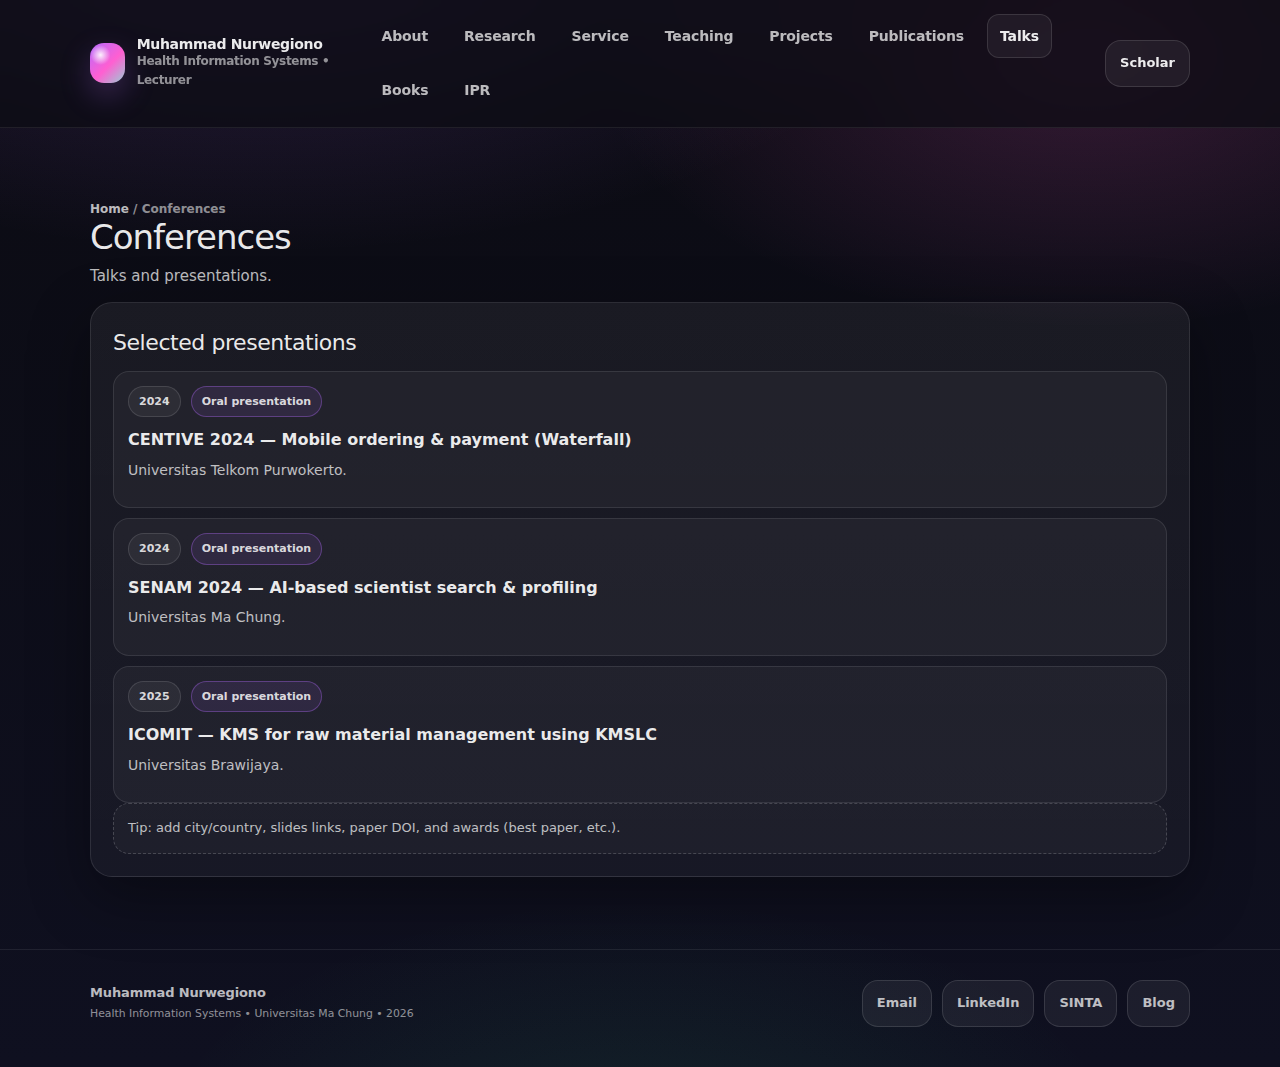
<file: conferences.html>
<!doctype html>
<html lang="en">
<head>
  <meta charset="utf-8"/>
  <meta name="viewport" content="width=device-width, initial-scale=1"/>
  <title>Conferences | Muhammad Nurwegiono</title>
  <meta name="description" content="Conferences and presentations by Muhammad Nurwegiono."/>
  <meta name="keywords" content="Muhammad Nurwegiono, Health Information Systems, Clinical Decision Support, Knowledge Management, Universitas Ma Chung, Information Systems"/>
  <link rel="icon" href="assets/favicon.svg" type="image/svg+xml">
  <link rel="stylesheet" href="assets/style.css"/>
  <style>
    @media (min-width: 900px) {
      .navlinks { gap: 10px; }
      .navlinks a { font-size: 14px; letter-spacing: -0.01em; }
    }
  </style>
</head>
<body>
  <header class="topbar">
    <div class="container">
      <div class="nav">
        <a class="brand" href="index.html" aria-label="Home">
          <div class="logo" aria-hidden="true"></div>
          <span>
            <span class="title">Muhammad Nurwegiono</span>
            <span class="subtitle">Health Information Systems • Lecturer</span>
          </span>
        </a>

        <nav class="navlinks" aria-label="Primary">
          <a data-nav href="about.html">About</a>
          <a data-nav href="research.html">Research</a>
          <a data-nav href="community.html">Service</a>
          <a data-nav href="teaching.html">Teaching</a>
          <a data-nav href="projects.html">Projects</a>
          <a data-nav href="publications.html">Publications</a>
          <a data-nav href="conferences.html">Talks</a>
          <a data-nav href="books.html">Books</a>
          <a data-nav href="ipr.html">IPR</a>
        </nav>

        <div class="navright">
          <a class="btn" href="https://scholar.google.com/citations?user=aySeWLQAAAAJ" target="_blank" rel="noopener" title="Google Scholar">
            Scholar
          </a>
          <button id="mobileToggle" class="iconbtn mobile-toggle" aria-label="Toggle menu">
            <svg viewBox="0 0 24 24" fill="none"><path d="M4 7h16M4 12h16M4 17h16" stroke="currentColor" stroke-width="2" stroke-linecap="round"/></svg>
          </button>
        </div>
      </div>

      <div id="mobilePanel" class="mobile-panel" aria-label="Mobile">
        <a data-nav href="about.html">About me</a>
        <a data-nav href="research.html">Research</a>
        <a data-nav href="community.html">Community Services</a>
        <a data-nav href="teaching.html">Teaching</a>
        <a data-nav href="projects.html">Projects</a>
        <a data-nav href="publications.html">Scientific Publications</a>
        <a data-nav href="conferences.html">Conferences</a>
        <a data-nav href="books.html">Book/Module</a>
        <a data-nav href="ipr.html">Intellectual Property Rights</a>
      </div>
    </div>
  </header>

  
<main>
  <section class="section">
    <div class="container">
      <div class="page-title reveal">
        <div class="left">
          <div class="breadcrumb"><a href="index.html">Home</a> / Conferences</div>
          <div class="h1">Conferences</div>
          <p class="lead">Talks and presentations.</p>
        </div>
      </div>

      <div class="card inner reveal">
        <div class="h2">Selected presentations</div>
        <div class="list">
          <div class="item">
            <div class="meta"><span class="pill">2024</span><span class="pill info">Oral presentation</span></div>
            <div style="margin-top:10px; font-weight:900;">CENTIVE 2024 — Mobile ordering & payment (Waterfall)</div>
            <div class="p" style="margin-top:6px;">Universitas Telkom Purwokerto.</div>
          </div>
          <div class="item">
            <div class="meta"><span class="pill">2024</span><span class="pill info">Oral presentation</span></div>
            <div style="margin-top:10px; font-weight:900;">SENAM 2024 — AI-based scientist search & profiling</div>
            <div class="p" style="margin-top:6px;">Universitas Ma Chung.</div>
          </div>
          <div class="item">
            <div class="meta"><span class="pill">2025</span><span class="pill info">Oral presentation</span></div>
            <div style="margin-top:10px; font-weight:900;">ICOMIT — KMS for raw material management using KMSLC</div>
            <div class="p" style="margin-top:6px;">Universitas Brawijaya.</div>
          </div>
        </div>
        <div class="notice">Tip: add city/country, slides links, paper DOI, and awards (best paper, etc.).</div>
      </div>

    </div>
  </section>
</main>


  <footer class="footer">
    <div class="container">
      <div style="display:flex; flex-wrap:wrap; align-items:center; justify-content:space-between; gap:12px;">
        <div>
          <div style="font-weight:900; letter-spacing:-.01em;">Muhammad Nurwegiono</div>
          <div><small>Health Information Systems • Universitas Ma Chung • 2026</small></div>
        </div>
        <div style="display:flex; gap:10px; flex-wrap:wrap;">
          <a class="btn" href="mailto:muhammad.nurwegiono@machung.ac.id">Email</a>
          <a class="btn" href="https://www.linkedin.com/in/muhammadnurwegiono" target="_blank" rel="noopener">LinkedIn</a>
          <a class="btn" href="https://sinta.kemdiktisaintek.go.id/authors/profile/6897560" target="_blank" rel="noopener">SINTA</a>
          <a class="btn" href="https://muhammadnurwegiono.wordpress.com/" target="_blank" rel="noopener">Blog</a>
        </div>
      </div>
      <!-- <div style="margin-top:12px; color:var(--muted2);">
        Built for GitHub Pages. Edit <span class="kbd">assets/data.json</span> to update content.
      </div> -->
    </div>
  </footer>

  <button id="backToTop" class="iconbtn back-to-top" title="Back to top"><svg viewBox="0 0 24 24" fill="none"><path d="M12 19V5m-7 7l7-7 7 7" stroke="currentColor" stroke-width="2" stroke-linecap="round" stroke-linejoin="round"/></svg></button>

  <script src="assets/script.js" defer></script>
</body>
</html>
</file>
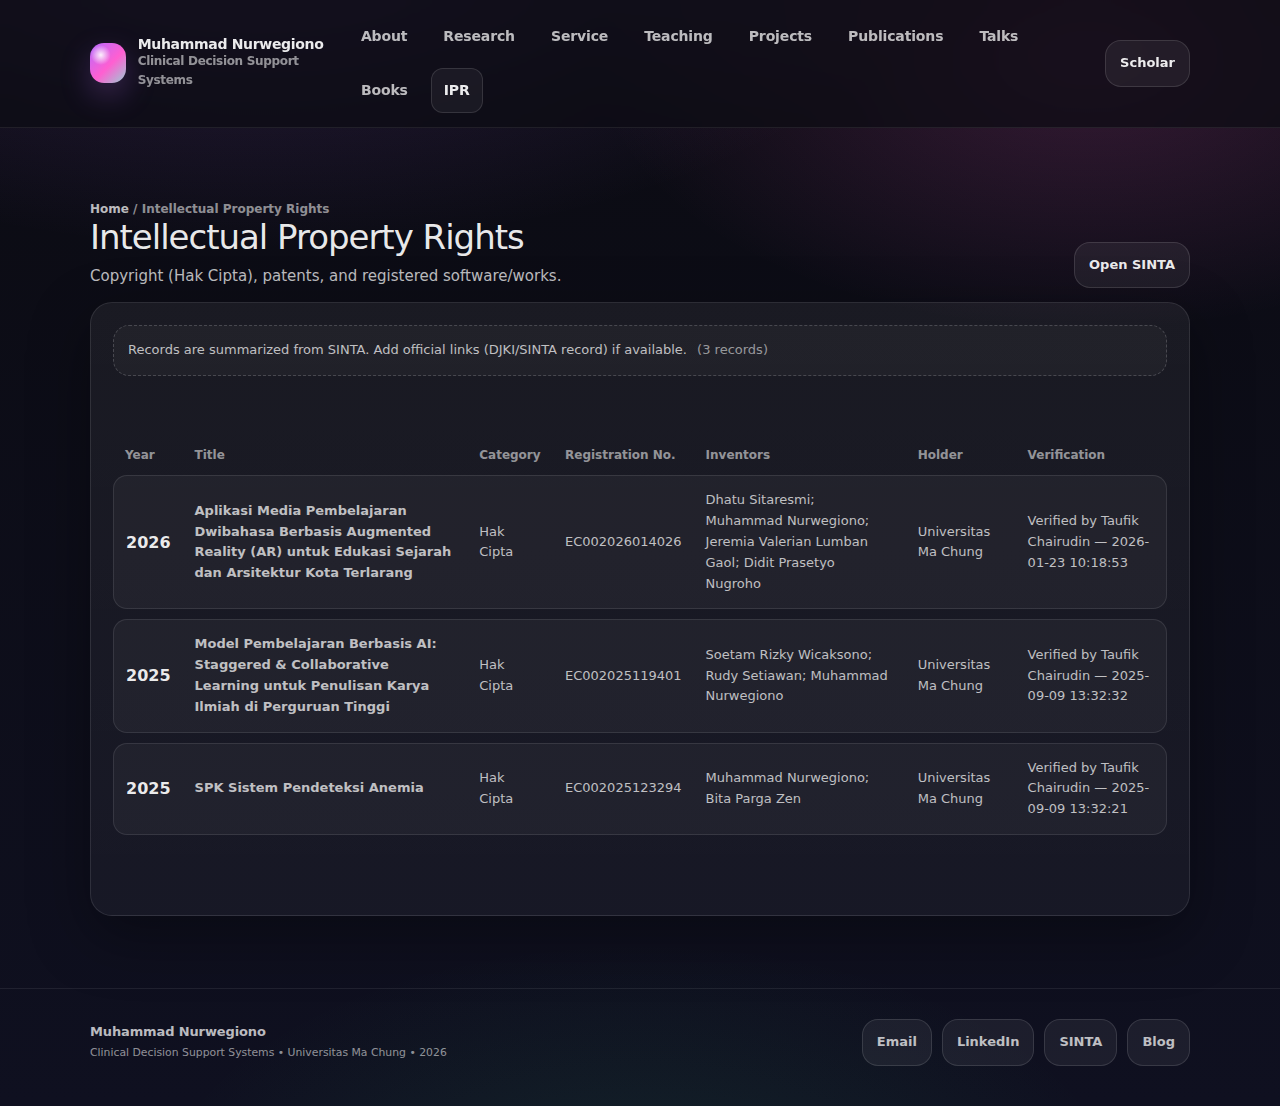
<file: ipr.html>
<!doctype html>
<html lang="en">
<head>
  <meta charset="utf-8"/>
  <meta name="viewport" content="width=device-width, initial-scale=1"/>
  <title>Intellectual Property Rights | Muhammad Nurwegiono</title>
  <meta name="description" content="Intellectual Property Rights for works by Muhammad Nurwegiono."/>
  <meta name="keywords" content="Muhammad Nurwegiono, Health Informatics, Clinical Decision Support Systems, Knowledge Management, Universitas Ma Chung, Information Systems"/>
  <link rel="icon" href="assets/favicon.svg" type="image/svg+xml">
  <link rel="stylesheet" href="assets/style.css"/>
  <style>
    @media (min-width: 900px) {
      .navlinks { gap: 10px; }
      .navlinks a { font-size: 14px; letter-spacing: -0.01em; }
    }
  </style>
</head>
<body>
  <header class="topbar">
    <div class="container">
      <div class="nav">
        <a class="brand" href="index.html" aria-label="Home">
          <div class="logo" aria-hidden="true"></div>
          <span>
            <span class="title">Muhammad Nurwegiono</span>
            <span class="subtitle">Clinical Decision Support Systems</span>
          </span>
        </a>

        <nav class="navlinks" aria-label="Primary">
          <a data-nav href="about.html">About</a>
          <a data-nav href="research.html">Research</a>
          <a data-nav href="community.html">Service</a>
          <a data-nav href="teaching.html">Teaching</a>
          <a data-nav href="projects.html">Projects</a>
          <a data-nav href="publications.html">Publications</a>
          <a data-nav href="conferences.html">Talks</a>
          <a data-nav href="books.html">Books</a>
          <a data-nav href="ipr.html">IPR</a>
        </nav>

        <div class="navright">
          <a class="btn" href="https://scholar.google.com/citations?user=aySeWLQAAAAJ" target="_blank" rel="noopener" title="Google Scholar">
            Scholar
          </a>
          <button id="mobileToggle" class="iconbtn mobile-toggle" aria-label="Toggle menu">
            <svg viewBox="0 0 24 24" fill="none"><path d="M4 7h16M4 12h16M4 17h16" stroke="currentColor" stroke-width="2" stroke-linecap="round"/></svg>
          </button>
        </div>
      </div>

      <div id="mobilePanel" class="mobile-panel" aria-label="Mobile">
        <a data-nav href="about.html">About me</a>
        <a data-nav href="research.html">Research</a>
        <a data-nav href="community.html">Community Services</a>
        <a data-nav href="teaching.html">Teaching</a>
        <a data-nav href="projects.html">Projects</a>
        <a data-nav href="publications.html">Scientific Publications</a>
        <a data-nav href="conferences.html">Conferences</a>
        <a data-nav href="books.html">Book/Module</a>
        <a data-nav href="ipr.html">Intellectual Property Rights</a>
      </div>
    </div>
  </header>

  <main>
    <section class="section">
      <div class="container">
        <div class="page-title reveal">
          <div class="left">
            <div class="breadcrumb"><a href="index.html">Home</a> / Intellectual Property Rights</div>
            <div class="h1">Intellectual Property Rights</div>
            <p class="lead">Copyright (Hak Cipta), patents, and registered software/works.</p>
          </div>
          <div class="actions">
            <a class="btn" href="https://sinta.kemdiktisaintek.go.id/authors/profile/6897560" target="_blank" rel="noopener">Open SINTA</a>
          </div>
        </div>

        <div class="card inner reveal">
          <div id="iprNote" class="notice">
            Loading IPR data from <span class="kbd">assets/data.json</span>...
          </div>

          <div class="section compact">
            <div style="overflow:auto; margin-top:12px;">
              <table class="table" aria-label="IPR">
                <thead>
                  <tr>
                    <th>Year</th>
                    <th>Title</th>
                    <th>Category</th>
                    <th>Registration No.</th>
                    <th>Inventors</th>
                    <th>Holder</th>
                    <th>Verification</th>
                  </tr>
                </thead>
                <tbody id="iprBody"></tbody>
              </table>
            </div>
          </div>
        </div>

      </div>
    </section>
  </main>

  <footer class="footer">
    <div class="container">
      <div style="display:flex; flex-wrap:wrap; align-items:center; justify-content:space-between; gap:12px;">
        <div>
          <div style="font-weight:900; letter-spacing:-.01em;">Muhammad Nurwegiono</div>
          <div><small>Clinical Decision Support Systems • Universitas Ma Chung • 2026</small></div>
        </div>
        <div style="display:flex; gap:10px; flex-wrap:wrap;">
          <a class="btn" href="mailto:muhammad.nurwegiono@machung.ac.id">Email</a>
          <a class="btn" href="https://www.linkedin.com/in/muhammadnurwegiono" target="_blank" rel="noopener">LinkedIn</a>
          <a class="btn" href="https://sinta.kemdiktisaintek.go.id/authors/profile/6897560" target="_blank" rel="noopener">SINTA</a>
          <a class="btn" href="https://muhammadnurwegiono.wordpress.com/" target="_blank" rel="noopener">Blog</a>
        </div>
      </div>
    </div>
  </footer>

  <button id="backToTop" class="iconbtn back-to-top" title="Back to top">
    <svg viewBox="0 0 24 24" fill="none">
      <path d="M12 19V5m-7 7l7-7 7 7" stroke="currentColor" stroke-width="2" stroke-linecap="round" stroke-linejoin="round"/>
    </svg>
  </button>

  <script src="assets/script.js" defer></script>

  <script>
  (function(){
    const iprBody = document.getElementById("iprBody");
    const iprNote = document.getElementById("iprNote");

    fetch("assets/data.json")
      .then(r => r.json())
      .then(d => {
        const note = d?.ipr?.note || "Records are listed below.";
        const items = Array.isArray(d?.ipr?.items) ? d.ipr.items : [];

        iprNote.innerHTML = `${esc(note)} <span style="margin-left:6px; color:var(--muted2);">(${items.length} record${items.length===1?"":"s"})</span>`;

        if (!items.length) {
          iprBody.innerHTML = `
            <tr>
              <td class="strong">—</td>
              <td class="muted">No IPR records found in <span class="kbd">ipr.items</span>.</td>
              <td class="muted">—</td>
              <td class="muted">—</td>
              <td class="muted">—</td>
              <td class="muted">—</td>
              <td class="muted">—</td>
            </tr>
          `;
          return;
        }

        // Sort by year desc, then title
        const sorted = items.slice().sort((a,b) => (toYear(b.year) - toYear(a.year)) || String(a.title||"").localeCompare(String(b.title||"")));

        iprBody.innerHTML = sorted.map(x => {
          const title = x.link
            ? `<a href="${escAttr(x.link)}" target="_blank" rel="noopener" class="strong" style="text-decoration:none;">${esc(x.title)}</a>`
            : `<span class="strong">${esc(x.title)}</span>`;

          return `
            <tr>
              <td class="strong">${esc(x.year || "—")}</td>
              <td class="muted">${title}</td>
              <td class="muted">${esc(x.category || "—")}</td>
              <td class="muted">${esc(x.number || "—")}</td>
              <td class="muted">${esc(x.inventors || "—")}</td>
              <td class="muted">${esc(x.holder || "—")}</td>
              <td class="muted">${esc(x.verification || "—")}</td>
            </tr>
          `;
        }).join("");
      })
      .catch(() => {
        iprNote.innerHTML = `Could not load <span class="kbd">assets/data.json</span>. Please check the file path on GitHub Pages.`;
        iprBody.innerHTML = `
          <tr>
            <td class="strong">—</td>
            <td class="muted">Data unavailable.</td>
            <td class="muted">—</td>
            <td class="muted">—</td>
            <td class="muted">—</td>
            <td class="muted">—</td>
            <td class="muted">—</td>
          </tr>
        `;
      });

    function toYear(y){
      const n = parseInt(String(y||"").replace(/[^\d]/g,""), 10);
      return Number.isFinite(n) ? n : 0;
    }
    function esc(s){
      return String(s ?? "").replace(/[&<>"']/g, m => ({
        "&":"&amp;","<":"&lt;",">":"&gt;", "\"":"&quot;","'":"&#39;"
      }[m]));
    }
    function escAttr(s){
      return String(s ?? "").replace(/"/g, "&quot;").replace(/</g,"&lt;").replace(/>/g,"&gt;");
    }
  })();
  </script>
</body>
</html>
</file>
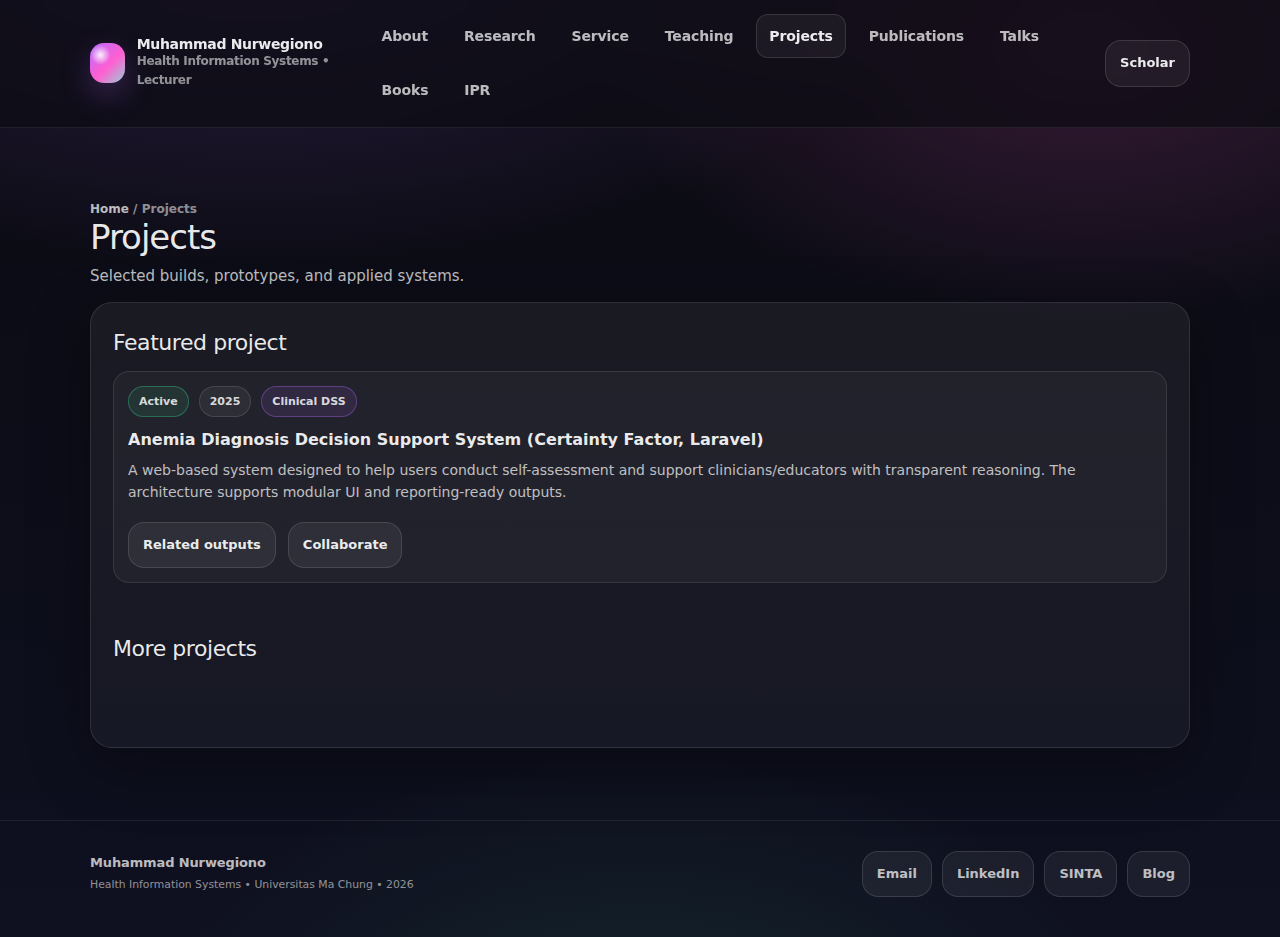
<file: projects.html>
<!doctype html>
<html lang="en">
<head>
  <meta charset="utf-8"/>
  <meta name="viewport" content="width=device-width, initial-scale=1"/>
  <title>Projects | Muhammad Nurwegiono</title>
  <meta name="description" content="Projects and systems developed by Muhammad Nurwegiono."/>
  <meta name="keywords" content="Muhammad Nurwegiono, Health Information Systems, Clinical Decision Support, Knowledge Management, Universitas Ma Chung, Information Systems"/>
  <link rel="icon" href="assets/favicon.svg" type="image/svg+xml">
  <link rel="stylesheet" href="assets/style.css"/>
  <style>
    @media (min-width: 900px) {
      .navlinks { gap: 10px; }
      .navlinks a { font-size: 14px; letter-spacing: -0.01em; }
    }
  </style>
</head>
<body>
  <header class="topbar">
    <div class="container">
      <div class="nav">
        <a class="brand" href="index.html" aria-label="Home">
          <div class="logo" aria-hidden="true"></div>
          <span>
            <span class="title">Muhammad Nurwegiono</span>
            <span class="subtitle">Health Information Systems • Lecturer</span>
          </span>
        </a>

        <nav class="navlinks" aria-label="Primary">
          <a data-nav href="about.html">About</a>
          <a data-nav href="research.html">Research</a>
          <a data-nav href="community.html">Service</a>
          <a data-nav href="teaching.html">Teaching</a>
          <a data-nav href="projects.html">Projects</a>
          <a data-nav href="publications.html">Publications</a>
          <a data-nav href="conferences.html">Talks</a>
          <a data-nav href="books.html">Books</a>
          <a data-nav href="ipr.html">IPR</a>
        </nav>

        <div class="navright">
          <a class="btn" href="https://scholar.google.com/citations?user=aySeWLQAAAAJ" target="_blank" rel="noopener" title="Google Scholar">
            Scholar
          </a>
          <button id="mobileToggle" class="iconbtn mobile-toggle" aria-label="Toggle menu">
            <svg viewBox="0 0 24 24" fill="none"><path d="M4 7h16M4 12h16M4 17h16" stroke="currentColor" stroke-width="2" stroke-linecap="round"/></svg>
          </button>
        </div>
      </div>

      <div id="mobilePanel" class="mobile-panel" aria-label="Mobile">
        <a data-nav href="about.html">About me</a>
        <a data-nav href="research.html">Research</a>
        <a data-nav href="community.html">Community Services</a>
        <a data-nav href="teaching.html">Teaching</a>
        <a data-nav href="projects.html">Projects</a>
        <a data-nav href="publications.html">Scientific Publications</a>
        <a data-nav href="conferences.html">Conferences</a>
        <a data-nav href="books.html">Book/Module</a>
        <a data-nav href="ipr.html">Intellectual Property Rights</a>
      </div>
    </div>
  </header>

  
<main>
  <section class="section">
    <div class="container">
      <div class="page-title reveal">
        <div class="left">
          <div class="breadcrumb"><a href="index.html">Home</a> / Projects</div>
          <div class="h1">Projects</div>
          <p class="lead">Selected builds, prototypes, and applied systems.</p>
        </div>
      </div>

      <div id="featured" class="card inner reveal">
        <div class="h2">Featured project</div>
        <div class="item">
          <div class="meta"><span class="pill ok">Active</span><span class="pill">2025</span><span class="pill info">Clinical DSS</span></div>
          <div style="margin-top:10px; font-weight:900;">Anemia Diagnosis Decision Support System (Certainty Factor, Laravel)</div>
          <div class="p" style="margin-top:6px;">
            A web-based system designed to help users conduct self-assessment and support clinicians/educators with transparent reasoning.
            The architecture supports modular UI and reporting-ready outputs.
          </div>
          <div class="actions">
            <a class="btn" href="publications.html">Related outputs</a>
            <a class="btn" href="mailto:muhammad.nurwegiono@machung.ac.id">Collaborate</a>
          </div>
        </div>

        <div class="section compact">
          <div class="h2">More projects</div>
          <div id="projectList" class="list"></div>
          <script id="siteData" type="application/json">{json.dumps(data_json)}</script>
        </div>
      </div>

    </div>
  </section>
</main>


  <footer class="footer">
    <div class="container">
      <div style="display:flex; flex-wrap:wrap; align-items:center; justify-content:space-between; gap:12px;">
        <div>
          <div style="font-weight:900; letter-spacing:-.01em;">Muhammad Nurwegiono</div>
          <div><small>Health Information Systems • Universitas Ma Chung • 2026</small></div>
        </div>
        <div style="display:flex; gap:10px; flex-wrap:wrap;">
          <a class="btn" href="mailto:muhammad.nurwegiono@machung.ac.id">Email</a>
          <a class="btn" href="https://www.linkedin.com/in/muhammadnurwegiono" target="_blank" rel="noopener">LinkedIn</a>
          <a class="btn" href="https://sinta.kemdiktisaintek.go.id/authors/profile/6897560" target="_blank" rel="noopener">SINTA</a>
          <a class="btn" href="https://muhammadnurwegiono.wordpress.com/" target="_blank" rel="noopener">Blog</a>
        </div>
      </div>
      <!-- <div style="margin-top:12px; color:var(--muted2);">
        Built for GitHub Pages. Edit <span class="kbd">assets/data.json</span> to update content.
      </div> -->
    </div>
  </footer>

  <button id="backToTop" class="iconbtn back-to-top" title="Back to top"><svg viewBox="0 0 24 24" fill="none"><path d="M12 19V5m-7 7l7-7 7 7" stroke="currentColor" stroke-width="2" stroke-linecap="round" stroke-linejoin="round"/></svg></button>

  <script src="assets/script.js" defer></script>
</body>
</html>
</file>
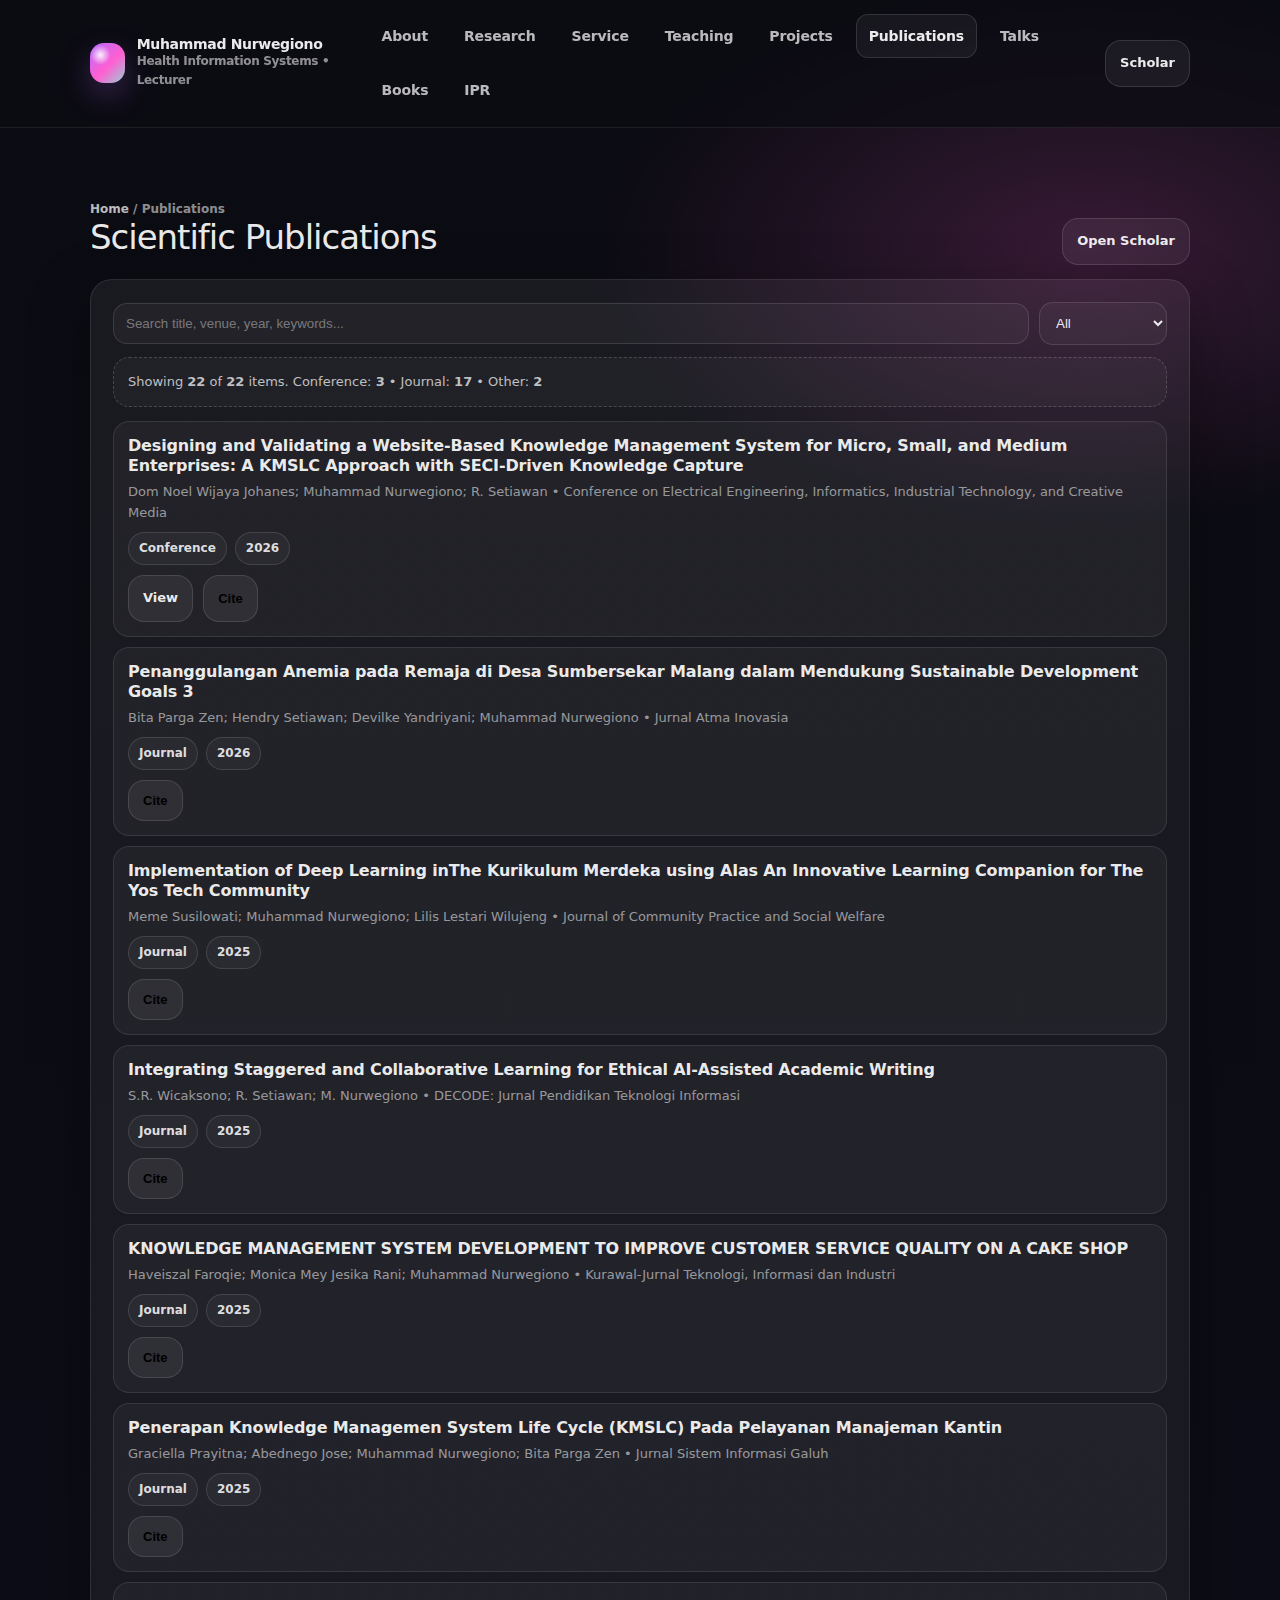
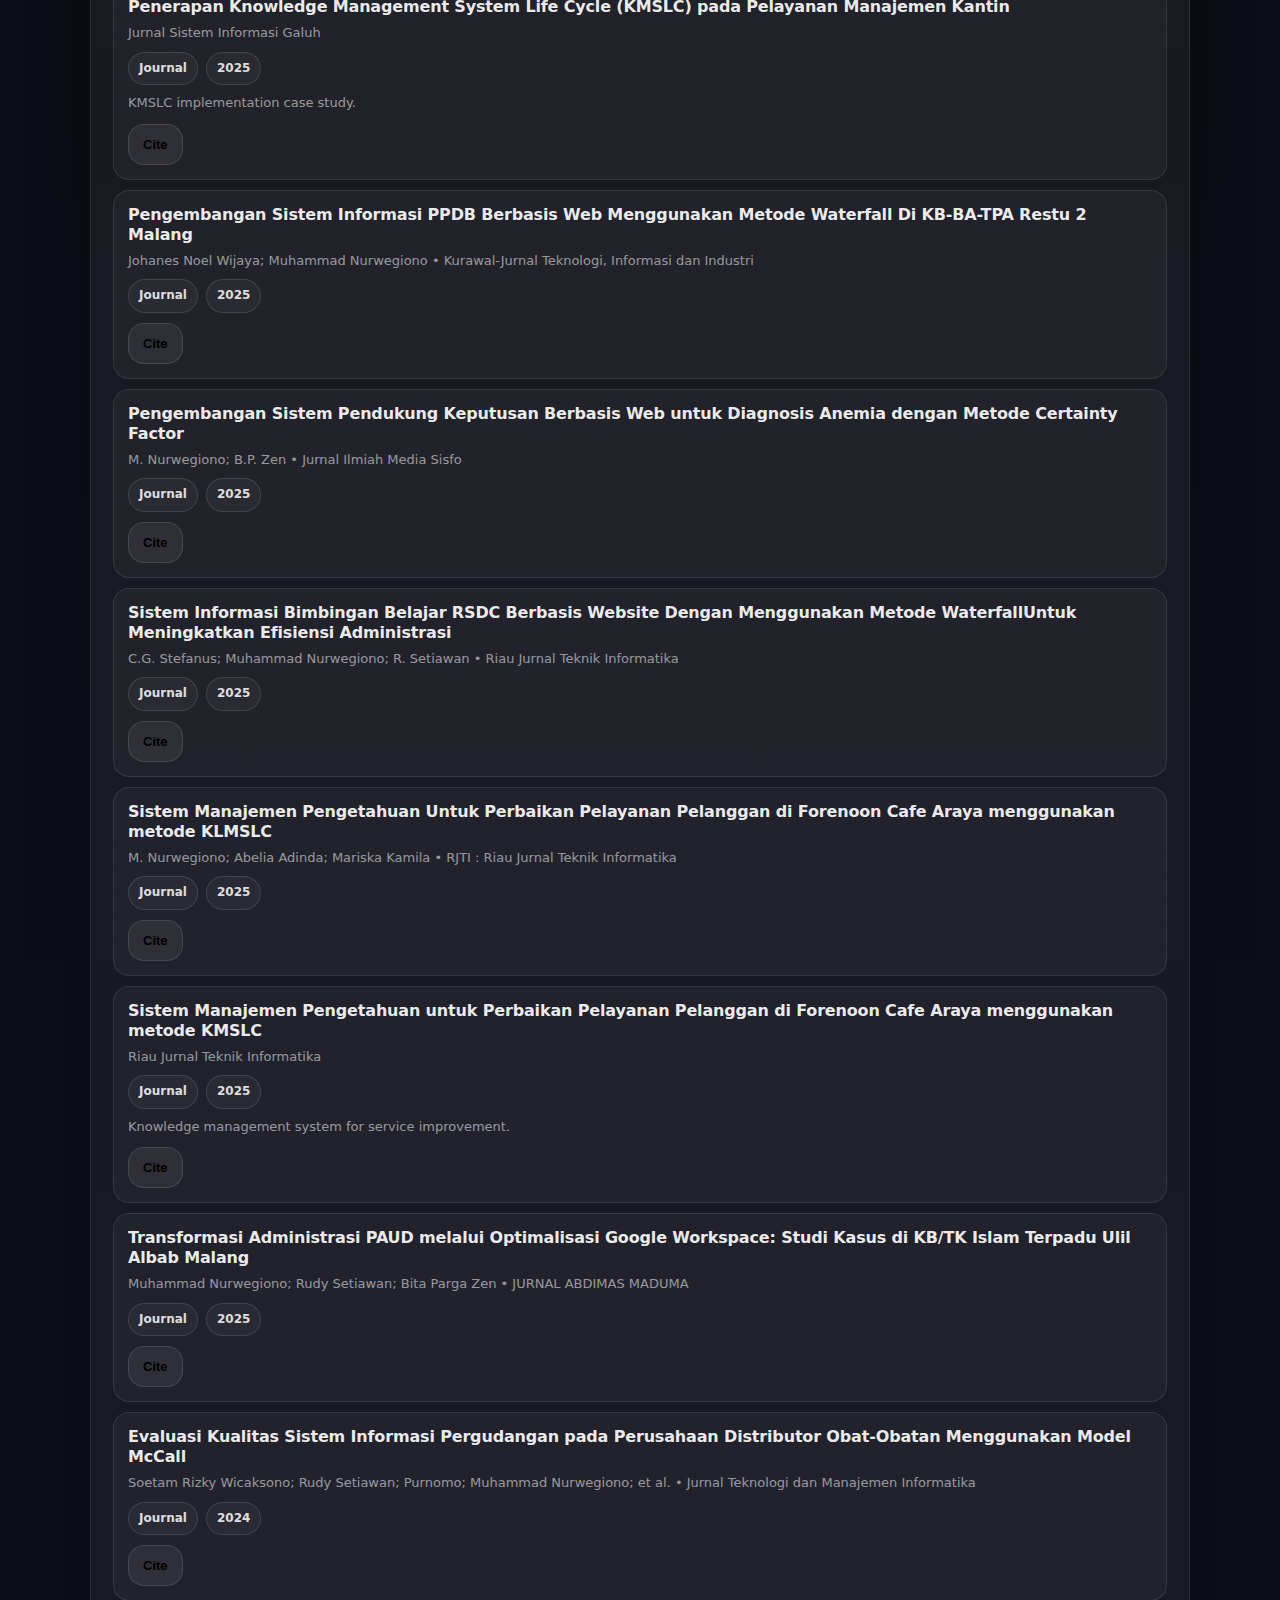
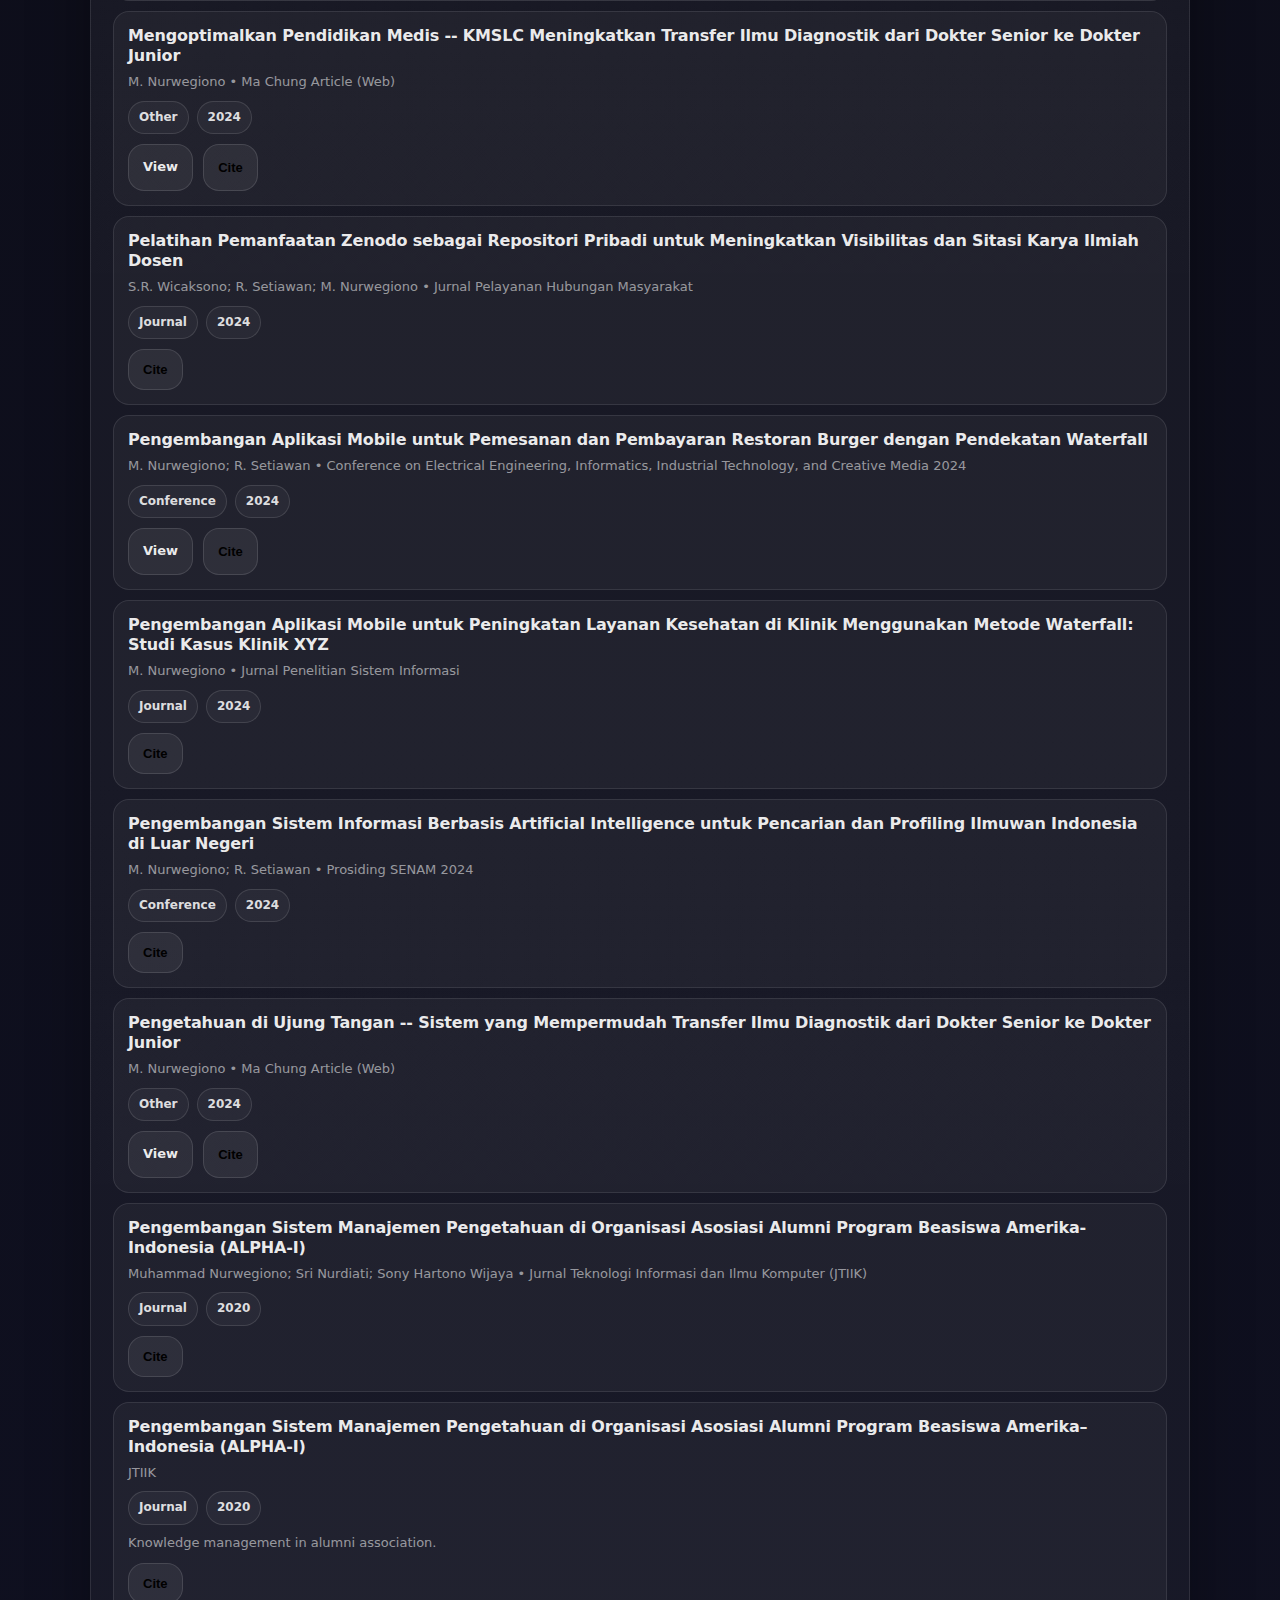
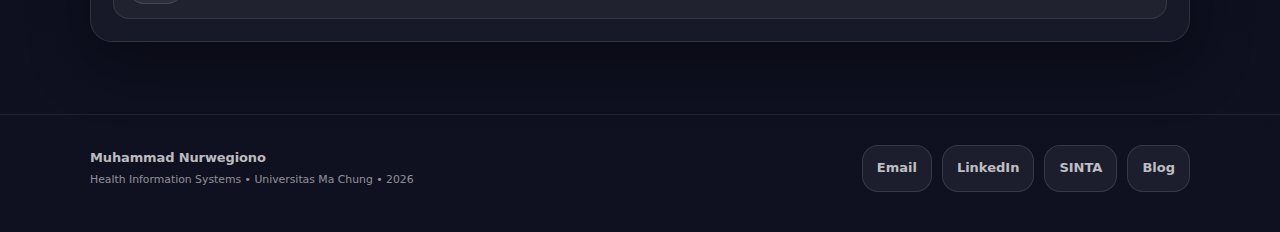
<file: publications.html>
<!doctype html>
<html lang="en">
<head>
  <meta charset="utf-8"/>
  <meta name="viewport" content="width=device-width, initial-scale=1"/>
  <title>Publications | Muhammad Nurwegiono</title>
  <meta name="description" content="Scientific publications by Muhammad Nurwegiono."/>
  <meta name="keywords" content="Muhammad Nurwegiono, Health Information Systems, Clinical Decision Support, Knowledge Management, Universitas Ma Chung, Information Systems"/>
   <meta name="google-site-verification" content="google5163e7f3475acadb" />
  <link rel="icon" href="assets/favicon.svg" type="image/svg+xml">
  <link rel="stylesheet" href="assets/style.css"/>
  <style>
    @media (min-width: 900px) {
      .navlinks { gap: 10px; }
      .navlinks a { font-size: 14px; letter-spacing: -0.01em; }
    }
    /* page-only (doesn't touch global UI) */
    .pub-title{ font-weight:900; letter-spacing:-.01em; line-height:1.25; }
    .pub-meta{ color: var(--muted2); font-size: 13px; margin-top:6px; }
    .pub-actions{ display:flex; gap:10px; flex-wrap:wrap; margin-top:10px; }
    .pub-badges{ display:flex; gap:8px; flex-wrap:wrap; margin-top:8px; }
    .badge{
      display:inline-flex; align-items:center; justify-content:center;
      padding:6px 10px; border-radius:999px;
      border:1px solid rgba(255,255,255,.12);
      background: rgba(255,255,255,.04);
      font-size:12px; font-weight:900;
      color: rgba(255,255,255,.86);
      white-space:nowrap;
    }
  </style>
</head>
<body>
  <header class="topbar">
    <div class="container">
      <div class="nav">
        <a class="brand" href="index.html" aria-label="Home">
          <div class="logo" aria-hidden="true"></div>
          <span>
            <span class="title">Muhammad Nurwegiono</span>
            <span class="subtitle">Health Information Systems • Lecturer</span>
          </span>
        </a>

        <nav class="navlinks" aria-label="Primary">
          <a data-nav href="about.html">About</a>
          <a data-nav href="research.html">Research</a>
          <a data-nav href="community.html">Service</a>
          <a data-nav href="teaching.html">Teaching</a>
          <a data-nav href="projects.html">Projects</a>
          <a data-nav href="publications.html">Publications</a>
          <a data-nav href="conferences.html">Talks</a>
          <a data-nav href="books.html">Books</a>
          <a data-nav href="ipr.html">IPR</a>
        </nav>

        <div class="navright">
          <a class="btn" href="https://scholar.google.com/citations?user=aySeWLQAAAAJ" target="_blank" rel="noopener" title="Google Scholar">
            Scholar
          </a>
          <button id="mobileToggle" class="iconbtn mobile-toggle" aria-label="Toggle menu">
            <svg viewBox="0 0 24 24" fill="none"><path d="M4 7h16M4 12h16M4 17h16" stroke="currentColor" stroke-width="2" stroke-linecap="round"/></svg>
          </button>
        </div>
      </div>

      <div id="mobilePanel" class="mobile-panel" aria-label="Mobile">
        <a data-nav href="about.html">About me</a>
        <a data-nav href="research.html">Research</a>
        <a data-nav href="community.html">Community Services</a>
        <a data-nav href="teaching.html">Teaching</a>
        <a data-nav href="projects.html">Projects</a>
        <a data-nav href="publications.html">Scientific Publications</a>
        <a data-nav href="conferences.html">Conferences</a>
        <a data-nav href="books.html">Book/Module</a>
        <a data-nav href="ipr.html">Intellectual Property Rights</a>
      </div>
    </div>
  </header>

  <main>
    <section class="section">
      <div class="container">
        <div class="page-title reveal">
          <div class="left">
            <div class="breadcrumb"><a href="index.html">Home</a> / Publications</div>
            <div class="h1">Scientific Publications</div>
            <p class="lead">
              <!-- This page renders publications from <span class="kbd">assets/data.json</span>.
              To show the full authoritative list from Google Scholar, add <span class="kbd">assets/scholar.json</span> (instructions below). -->
            </p>
          </div>
          <div class="actions">
            <a class="btn" href="https://scholar.google.com/citations?user=aySeWLQAAAAJ" target="_blank" rel="noopener">Open Scholar</a>
          </div>
        </div>

        <div class="card inner reveal">
          <div class="searchbar">
            <input id="searchQuery" class="input" placeholder="Search title, venue, year, keywords..." />
            <select id="searchFilter" class="select">
              <option value="All">All</option>
              <option value="Journal">Journal</option>
              <option value="Conference">Conference</option>
              <option value="Book/Chapter">Book/Chapter</option>
              <option value="Other">Other</option>
            </select>
          </div>

          <!-- <div class="notice" style="margin-top:12px;">
            <b>If your list is still empty:</b> make sure <span class="kbd">assets/data.json</span> contains a <span class="kbd">publications</span> array.
            (Your current data.json already has it.)
          </div> -->

          <div id="pubStats" class="notice" style="margin-top:12px; display:none;"></div>
          <div id="pubList" class="list" style="margin-top:14px;"></div>

          <!-- <div class="notice" style="margin-top:14px;">
            <b>Optional: show everything from Google Scholar (recommended).</b><br/>
            Google Scholar cannot be fetched directly from GitHub Pages (blocked by CORS/anti-scraping).<br/>
            Export your publications from Scholar and save as <span class="kbd">assets/scholar.json</span>.
            Then this page will automatically merge it with <span class="kbd">data.json</span>.
          </div>
        </div> -->

        <!-- <div class="section compact">
          <div class="card inner reveal">
            <div class="h2">How to generate assets/scholar.json (2 minutes)</div>
            <div class="notice">
              Open Scholar → select publications → Export (BibTeX/CSV). Then convert to JSON.
              If you paste the exported BibTeX/CSV here, I can convert it to <span class="kbd">scholar.json</span> instantly.
            </div>
            <div class="list" style="margin-top:12px;">
              <div class="item">
                <div class="pub-title">Recommended JSON format</div>
                <div class="pub-meta">
                  Create file <span class="kbd">assets/scholar.json</span> with: <span class="kbd">{ "items": [ ... ] }</span>
                </div>
                <pre class="kbd" style="white-space:pre-wrap; margin-top:10px;">{
  "items": [
    {
      "title": "Paper title",
      "authors": "Author A, Author B",
      "year": "2025",
      "venue": "Journal/Conference name",
      "type": "Journal",
      "cited_by": 0,
      "link": "https://...",
      "doi": "10...."
    }
  ]
}</pre>
              </div>
            </div>
          </div>
        </div> -->

      </div>
    </section>
  </main>

  <footer class="footer">
    <div class="container">
      <div style="display:flex; flex-wrap:wrap; align-items:center; justify-content:space-between; gap:12px;">
        <div>
          <div style="font-weight:900; letter-spacing:-.01em;">Muhammad Nurwegiono</div>
          <div><small>Health Information Systems • Universitas Ma Chung • 2026</small></div>
        </div>
        <div style="display:flex; gap:10px; flex-wrap:wrap;">
          <a class="btn" href="mailto:muhammad.nurwegiono@machung.ac.id">Email</a>
          <a class="btn" href="https://www.linkedin.com/in/muhammadnurwegiono" target="_blank" rel="noopener">LinkedIn</a>
          <a class="btn" href="https://sinta.kemdiktisaintek.go.id/authors/profile/6897560" target="_blank" rel="noopener">SINTA</a>
          <a class="btn" href="https://muhammadnurwegiono.wordpress.com/" target="_blank" rel="noopener">Blog</a>
        </div>
      </div>
      <!-- <div style="margin-top:12px; color:var(--muted2);">
        Built for GitHub Pages. Edit <span class="kbd">assets/data.json</span> to update content.
      </div> -->
    </div>
  </footer>

  <button id="backToTop" class="iconbtn back-to-top" title="Back to top"><svg viewBox="0 0 24 24" fill="none"><path d="M12 19V5m-7 7l7-7 7 7" stroke="currentColor" stroke-width="2" stroke-linecap="round" stroke-linejoin="round"/></svg></button>

  <script src="assets/script.js" defer></script>

  <script>
  (function(){
    const qEl = document.getElementById("searchQuery");
    const fEl = document.getElementById("searchFilter");
    const listEl = document.getElementById("pubList");
    const statsEl = document.getElementById("pubStats");

    // Load data.json + optional scholar.json
    Promise.all([
      fetch("assets/data.json").then(r => r.json()),
      fetch("assets/scholar.json").then(r => r.ok ? r.json() : null).catch(()=>null)
    ]).then(([data, scholar]) => {
      const fromDataJson = normalizeFromDataJson(data);
      const fromScholar  = normalizeFromScholarJson(scholar);

      // Merge + de-duplicate by (title+year)
      const merged = dedupe([ ...fromScholar, ...fromDataJson ]);

      // Sort newest first
      merged.sort((a,b) => (toYear(b.year) - toYear(a.year)) || (b.cited_by - a.cited_by) || a.title.localeCompare(b.title));

      // Render
      const state = { all: merged, view: merged };
      renderStats(state.all);
      renderList(state.view);

      // Bind search
      function apply(){
        const q = (qEl.value || "").trim().toLowerCase();
        const type = fEl.value;

        state.view = state.all.filter(p => {
          if (type !== "All" && (p.type || "Other") !== type) return false;
          if (!q) return true;
          const hay = [
            p.title, p.venue, p.year, p.authors, p.doi, p.keywords?.join(" ")
          ].filter(Boolean).join(" ").toLowerCase();
          return hay.includes(q);
        });

        renderStats(state.view, state.all.length);
        renderList(state.view);
      }

      qEl.addEventListener("input", apply);
      fEl.addEventListener("change", apply);

    }).catch(err => {
      console.error("Failed to load publications:", err);
      listEl.innerHTML = `
        <div class="item">
          <div class="pub-title">Could not load publications</div>
          <div class="pub-meta">Check that <span class="kbd">assets/data.json</span> exists and is accessible from GitHub Pages.</div>
        </div>
      `;
    });

    function normalizeFromDataJson(data){
      const pubs = Array.isArray(data?.publications) ? data.publications : [];
      // Your current schema: {year, type, title, venue, note}
      return pubs.map(p => ({
        title: p.title || "",
        authors: p.authors || "", // optional
        year: p.year || "",
        venue: p.venue || "",
        type: mapType(p.type),
        cited_by: Number(p.cited_by || 0),
        link: p.link || p.url || "",
        doi: p.doi || "",
        note: p.note || ""
      })).filter(x => x.title);
    }

    function normalizeFromScholarJson(scholar){
      const items = Array.isArray(scholar?.items) ? scholar.items : [];
      return items.map(p => ({
        title: p.title || "",
        authors: p.authors || "",
        year: p.year || "",
        venue: p.venue || "",
        type: mapType(p.type),
        cited_by: Number(p.cited_by || 0),
        link: p.link || "",
        doi: p.doi || "",
        note: p.note || ""
      })).filter(x => x.title);
    }

    function dedupe(arr){
      const seen = new Set();
      const out = [];
      for (const p of arr){
        const key = (p.title || "").trim().toLowerCase() + "|" + String(p.year||"").trim();
        if (seen.has(key)) continue;
        seen.add(key);
        out.push(p);
      }
      return out;
    }

    function renderStats(view, totalAll){
      const total = view.length;
      const base = typeof totalAll === "number" ? totalAll : total;
      const byType = view.reduce((a,p)=>{
        const t = p.type || "Other";
        a[t] = (a[t]||0)+1;
        return a;
      }, {});
      const parts = Object.keys(byType).sort().map(k => `${k}: <b>${byType[k]}</b>`).join(" • ");

      statsEl.style.display = "block";
      statsEl.innerHTML = `Showing <b>${total}</b> of <b>${base}</b> items. ${parts ? " " + parts : ""}`;
    }

    function renderList(items){
      if (!items.length){
        listEl.innerHTML = `
          <div class="item">
            <div class="pub-title">No results</div>
            <div class="pub-meta">Try a different keyword or set filter to <span class="kbd">All</span>.</div>
          </div>
        `;
        return;
      }

      listEl.innerHTML = items.map(p => {
        const badges = [
          p.type ? `<span class="badge">${esc(p.type)}</span>` : "",
          p.year ? `<span class="badge">${esc(p.year)}</span>` : "",
          p.cited_by ? `<span class="badge">Cited by ${esc(p.cited_by)}</span>` : "",
          p.doi ? `<span class="badge">DOI</span>` : ""
        ].filter(Boolean).join("");

        const meta = [
          p.authors ? esc(p.authors) : "",
          p.venue ? esc(p.venue) : ""
        ].filter(Boolean).join(" • ");

        const links = [
          p.link ? `<a class="btn" href="${escAttr(p.link)}" target="_blank" rel="noopener">View</a>` : "",
          `<button class="btn" onclick="copyBibtex('${escAttr(p.title)}', '${escAttr(p.authors)}', '${escAttr(p.year)}', '${escAttr(p.venue)}', '${escAttr(p.type)}')">Cite</button>`,
          p.doi ? `<a class="btn" href="https://doi.org/${escAttr(p.doi)}" target="_blank" rel="noopener">DOI</a>` : ""
        ].filter(Boolean).join("");

        return `
          <div class="item">
            <div class="pub-title">${esc(p.title)}</div>
            <div class="pub-meta">${meta || "—"}</div>
            ${badges ? `<div class="pub-badges">${badges}</div>` : ""}
            ${p.note ? `<div class="pub-meta" style="margin-top:8px;">${esc(p.note)}</div>` : ""}
            ${links ? `<div class="pub-actions">${links}</div>` : ""}
          </div>
        `;
      }).join("");
    }

    function mapType(t){
      const s = String(t || "").toLowerCase();
      if (s.includes("journal")) return "Journal";
      if (s.includes("conference")) return "Conference";
      if (s.includes("book") || s.includes("chapter")) return "Book/Chapter";
      if (!s) return "Other";
      // if already in expected labels:
      if (t === "Journal" || t === "Conference" || t === "Book/Chapter" || t === "Other") return t;
      return "Other";
    }

    function toYear(y){
      const n = parseInt(String(y||"").replace(/[^\d]/g,""), 10);
      return Number.isFinite(n) ? n : 0;
    }

    function esc(s){
      return String(s ?? "").replace(/[&<>"']/g, m => ({
        "&":"&amp;","<":"&lt;",">":"&gt;","\"":"&quot;","'":"&#39;"
      }[m]));
    }
    function escAttr(s){
      // minimal attribute escaping
      return String(s ?? "").replace(/"/g, "&quot;").replace(/'/g, "\\'").replace(/</g,"&lt;").replace(/>/g,"&gt;");
    }
  })();
  </script>
</body>
</html>
</file>
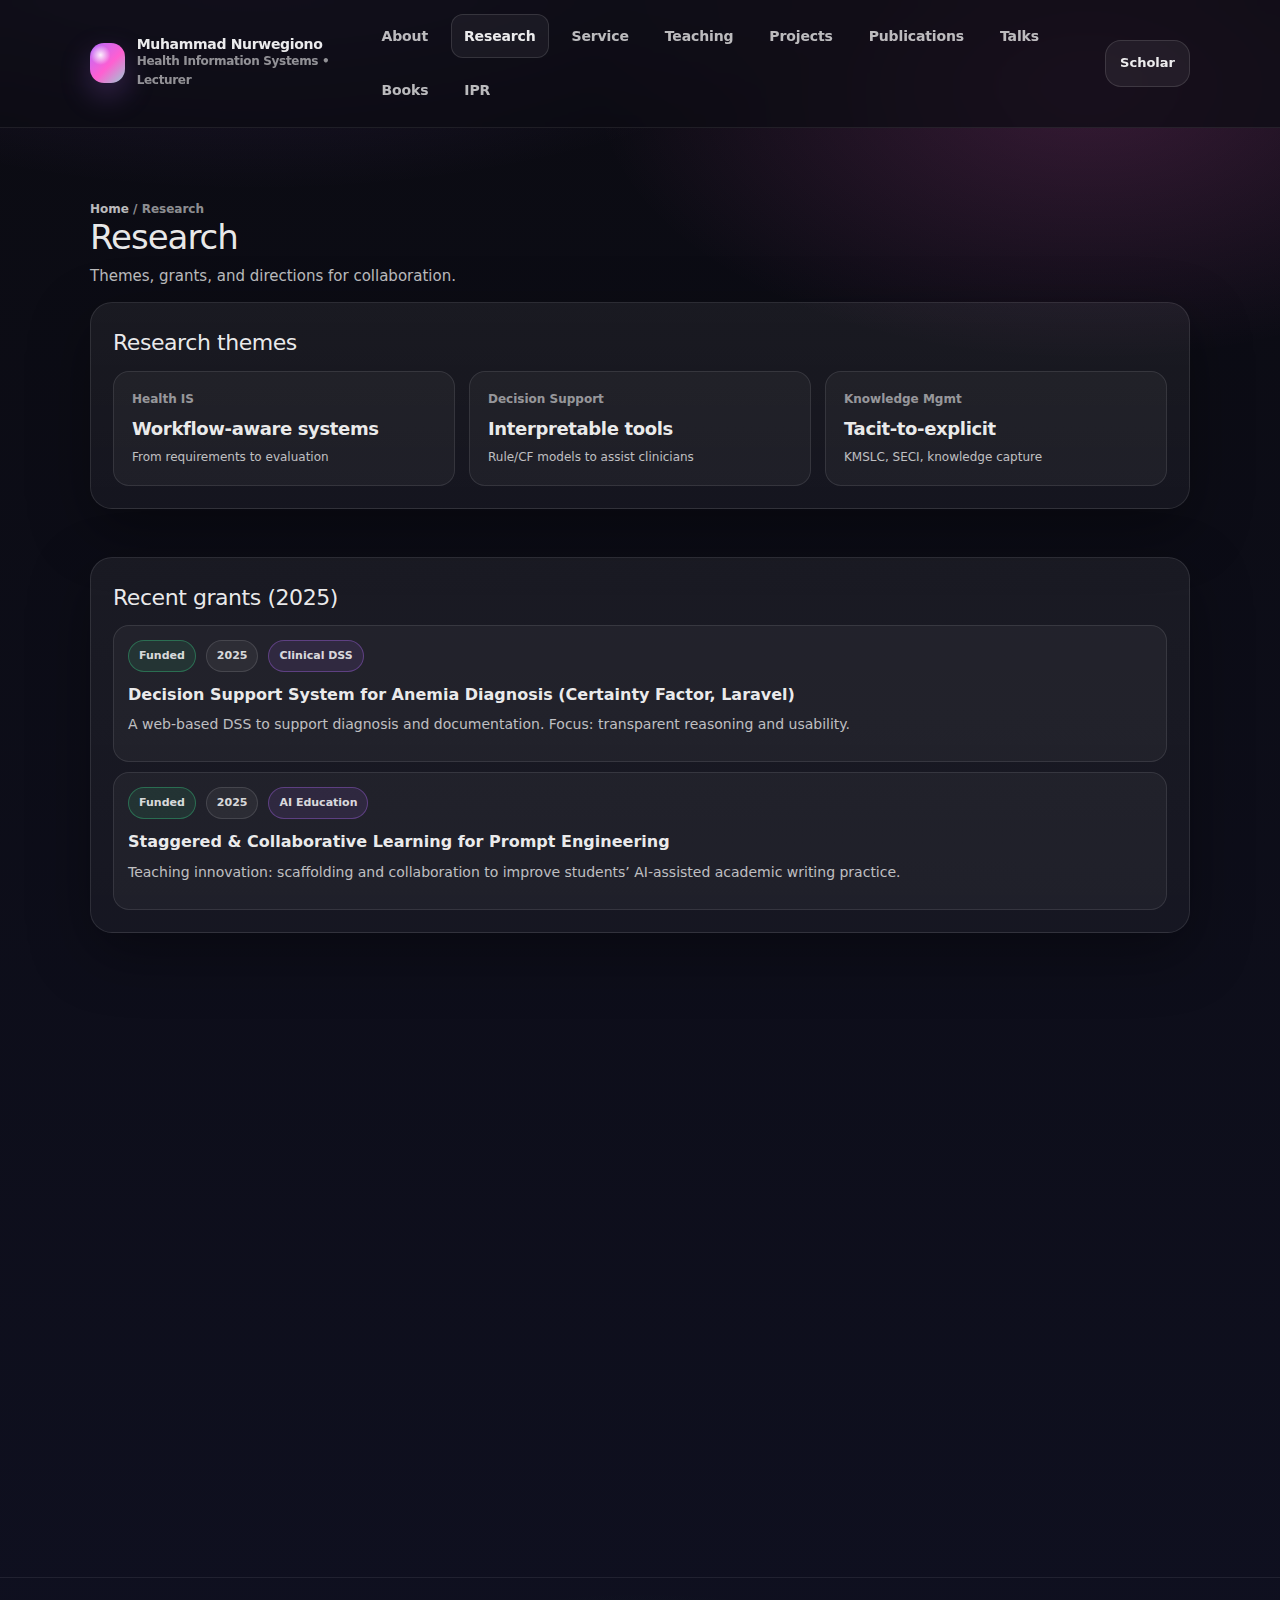
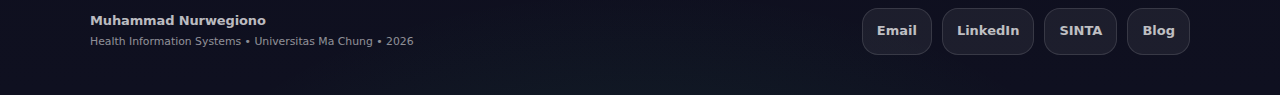
<file: research.html>
<!doctype html>
<html lang="en">
<head>
  <meta charset="utf-8"/>
  <meta name="viewport" content="width=device-width, initial-scale=1"/>
  <title>Research | Muhammad Nurwegiono</title>
  <meta name="description" content="Research themes and grants in Health Information Systems, decision support, and knowledge management."/>
  <meta name="keywords" content="Muhammad Nurwegiono, Health Information Systems, Clinical Decision Support, Knowledge Management, Universitas Ma Chung, Information Systems"/>
  <link rel="icon" href="assets/favicon.svg" type="image/svg+xml">
  <link rel="stylesheet" href="assets/style.css"/>
  <style>
    @media (min-width: 900px) {
      .navlinks { gap: 10px; } /* Kurangi jarak antar menu */
      .navlinks a { font-size: 14px; letter-spacing: -0.01em; } /* Perkecil font sedikit agar muat */
    }
  </style>
</head>
<body>
  <header class="topbar">
    <div class="container">
      <div class="nav">
        <a class="brand" href="index.html" aria-label="Home">
          <div class="logo" aria-hidden="true"></div>
          <span>
            <span class="title">Muhammad Nurwegiono</span>
            <span class="subtitle">Health Information Systems • Lecturer</span>
          </span>
        </a>

        <nav class="navlinks" aria-label="Primary">
          <a data-nav href="about.html">About</a>
          <a data-nav href="research.html">Research</a>
          <a data-nav href="community.html">Service</a>
          <a data-nav href="teaching.html">Teaching</a>
          <a data-nav href="projects.html">Projects</a>
          <a data-nav href="publications.html">Publications</a>
          <a data-nav href="conferences.html">Talks</a>
          <a data-nav href="books.html">Books</a>
          <a data-nav href="ipr.html">IPR</a>
        </nav>

        <div class="navright">
          <a class="btn" href="https://scholar.google.com/citations?user=aySeWLQAAAAJ" target="_blank" rel="noopener" title="Google Scholar">
            Scholar
          </a>
          <button id="mobileToggle" class="iconbtn mobile-toggle" aria-label="Toggle menu">
            <svg viewBox="0 0 24 24" fill="none"><path d="M4 7h16M4 12h16M4 17h16" stroke="currentColor" stroke-width="2" stroke-linecap="round"/></svg>
          </button>
        </div>
      </div>

      <div id="mobilePanel" class="mobile-panel" aria-label="Mobile">
        <a data-nav href="about.html">About me</a>
        <a data-nav href="research.html">Research</a>
        <a data-nav href="community.html">Community Services</a>
        <a data-nav href="teaching.html">Teaching</a>
        <a data-nav href="projects.html">Projects</a>
        <a data-nav href="publications.html">Scientific Publications</a>
        <a data-nav href="conferences.html">Conferences</a>
        <a data-nav href="books.html">Book/Module</a>
        <a data-nav href="ipr.html">Intellectual Property Rights</a>
      </div>
    </div>
  </header>

  
<main>
  <section class="section">
    <div class="container">
      <div class="page-title reveal">
        <div class="left">
          <div class="breadcrumb"><a href="index.html">Home</a> / Research</div>
          <div class="h1">Research</div>
          <p class="lead">Themes, grants, and directions for collaboration.</p>
        </div>
      </div>

      <div class="card inner reveal">
        <div class="h2">Research themes</div>
        <div class="grid-3">
          <div class="stat"><div class="k">Health IS</div><div class="v" style="font-size:18px;">Workflow-aware systems</div><div class="s">From requirements to evaluation</div></div>
          <div class="stat"><div class="k">Decision Support</div><div class="v" style="font-size:18px;">Interpretable tools</div><div class="s">Rule/CF models to assist clinicians</div></div>
          <div class="stat"><div class="k">Knowledge Mgmt</div><div class="v" style="font-size:18px;">Tacit-to-explicit</div><div class="s">KMSLC, SECI, knowledge capture</div></div>
        </div>
      </div>

      <div class="section compact">
        <div id="grants" class="card inner reveal">
          <div class="h2">Recent grants (2025)</div>
          <div class="list">
            <div class="item">
              <div class="meta"><span class="pill ok">Funded</span><span class="pill">2025</span><span class="pill info">Clinical DSS</span></div>
              <div style="margin-top:10px; font-weight:900;">Decision Support System for Anemia Diagnosis (Certainty Factor, Laravel)</div>
              <div class="p" style="margin-top:6px;">A web-based DSS to support diagnosis and documentation. Focus: transparent reasoning and usability.</div>
            </div>
            <div class="item">
              <div class="meta"><span class="pill ok">Funded</span><span class="pill">2025</span><span class="pill info">AI Education</span></div>
              <div style="margin-top:10px; font-weight:900;">Staggered & Collaborative Learning for Prompt Engineering</div>
              <div class="p" style="margin-top:6px;">Teaching innovation: scaffolding and collaboration to improve students’ AI-assisted academic writing practice.</div>
            </div>
          </div>
        </div>
      </div>

      <div class="card inner reveal">
        <div class="h2">Collaboration ideas</div>
        <div class="list">
          <div class="item">
            <div class="meta"><span class="pill info">HIS</span><span class="pill">Hospitals/clinics</span></div>
            <div style="margin-top:10px; font-weight:900;">Clinical workflow mapping → prototype → usability study</div>
            <div class="p" style="margin-top:6px;">Ideal for partners who want rapid but evidence-informed digitalization.</div>
          </div>
          <div class="item">
            <div class="meta"><span class="pill info">DSS</span><span class="pill">Interpretability</span></div>
            <div style="margin-top:10px; font-weight:900;">Interpretable decision support (CF/rules) + reporting</div>
            <div class="p" style="margin-top:6px;">Suitable for small-to-medium clinical contexts where transparency matters.</div>
          </div>
          <div class="item">
            <div class="meta"><span class="pill info">KM</span><span class="pill">Organizations</span></div>
            <div style="margin-top:10px; font-weight:900;">Knowledge capture & reuse using KMSLC</div>
            <div class="p" style="margin-top:6px;">From tacit interviews to feature design and evaluation metrics.</div>
          </div>
        </div>
      </div>

    </div>
  </section>
</main>


  <footer class="footer">
    <div class="container">
      <div style="display:flex; flex-wrap:wrap; align-items:center; justify-content:space-between; gap:12px;">
        <div>
          <div style="font-weight:900; letter-spacing:-.01em;">Muhammad Nurwegiono</div>
          <div><small>Health Information Systems • Universitas Ma Chung • 2026</small></div>
        </div>
        <div style="display:flex; gap:10px; flex-wrap:wrap;">
          <a class="btn" href="mailto:muhammad.nurwegiono@machung.ac.id">Email</a>
          <a class="btn" href="https://www.linkedin.com/in/muhammadnurwegiono" target="_blank" rel="noopener">LinkedIn</a>
          <a class="btn" href="https://sinta.kemdiktisaintek.go.id/authors/profile/6897560" target="_blank" rel="noopener">SINTA</a>
          <a class="btn" href="https://muhammadnurwegiono.wordpress.com/" target="_blank" rel="noopener">Blog</a>
        </div>
      </div>
      <!-- <div style="margin-top:12px; color:var(--muted2);">
        Built for GitHub Pages. Edit <span class="kbd">assets/data.json</span> to update content.
      </div> -->
    </div>
  </footer>

  <button id="backToTop" class="iconbtn back-to-top" title="Back to top"><svg viewBox="0 0 24 24" fill="none"><path d="M12 19V5m-7 7l7-7 7 7" stroke="currentColor" stroke-width="2" stroke-linecap="round" stroke-linejoin="round"/></svg></button>

  <script src="assets/script.js" defer></script>
</body>
</html>
</file>
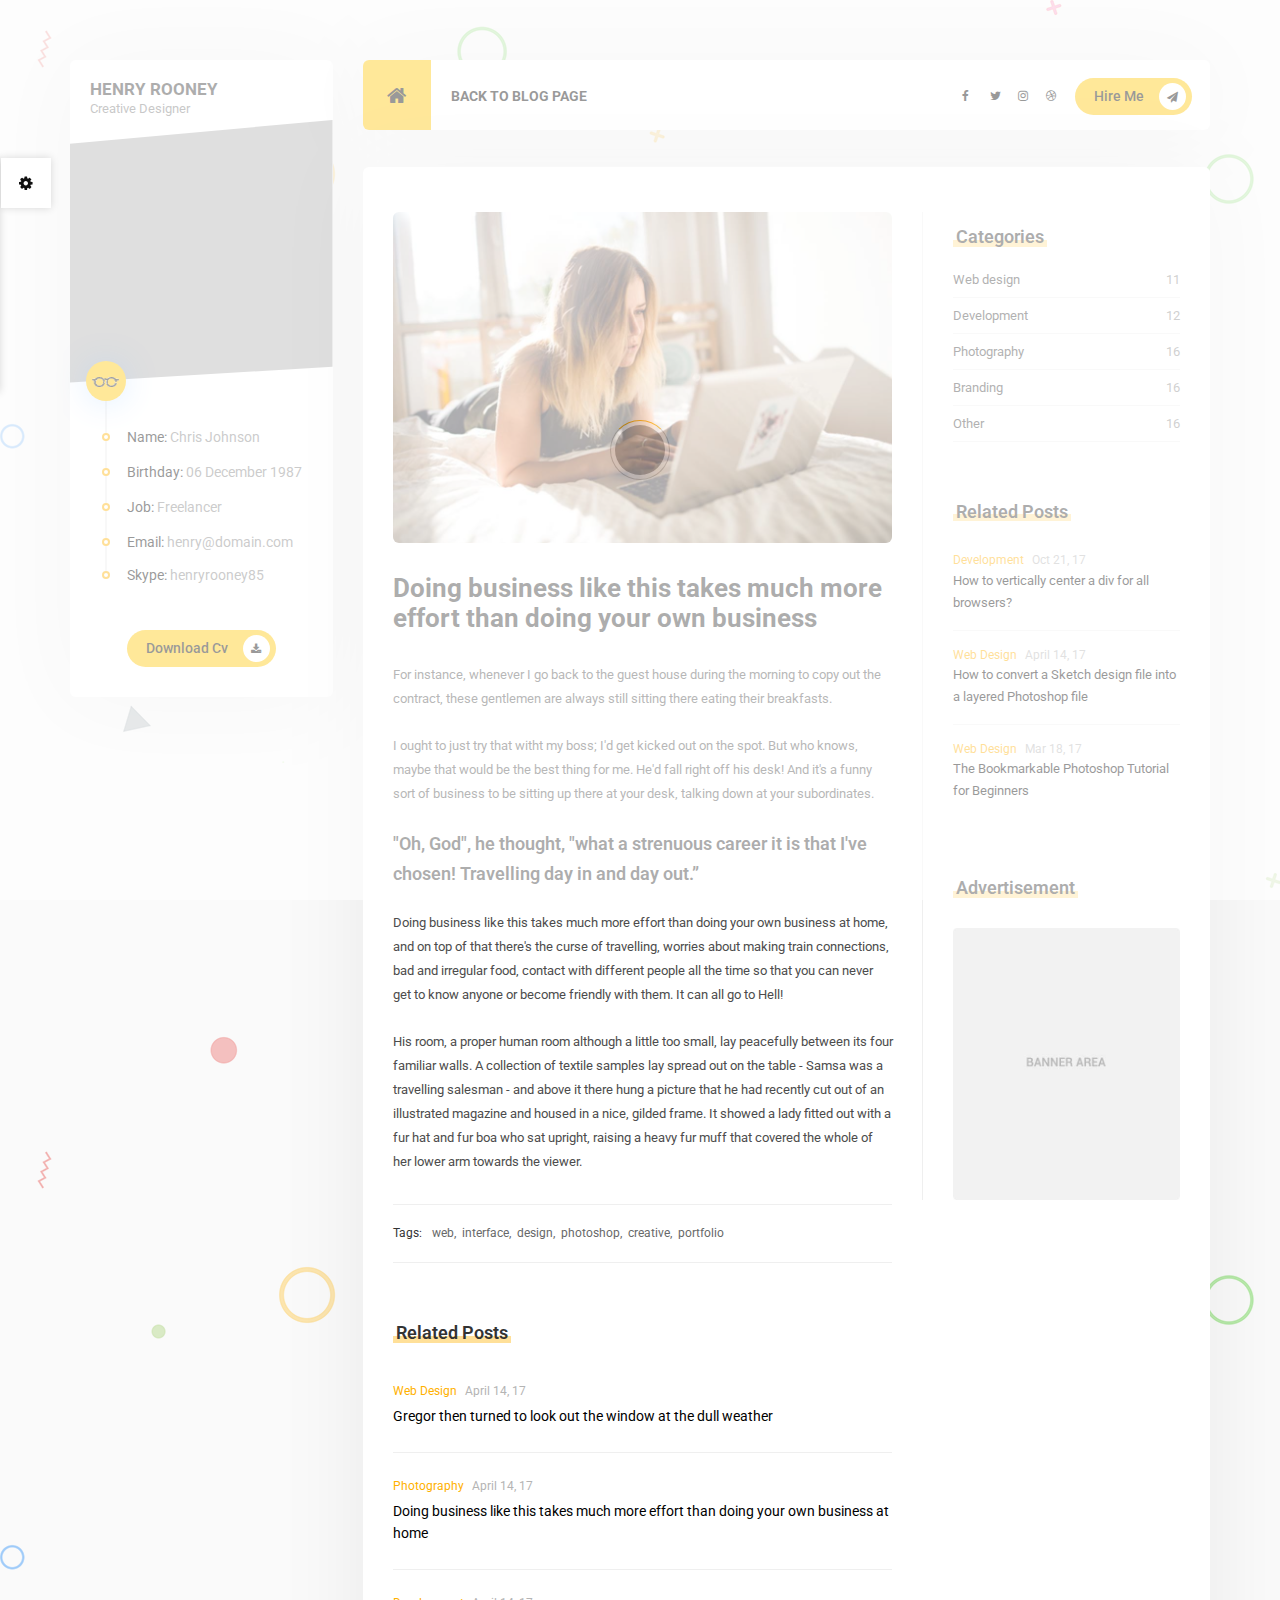
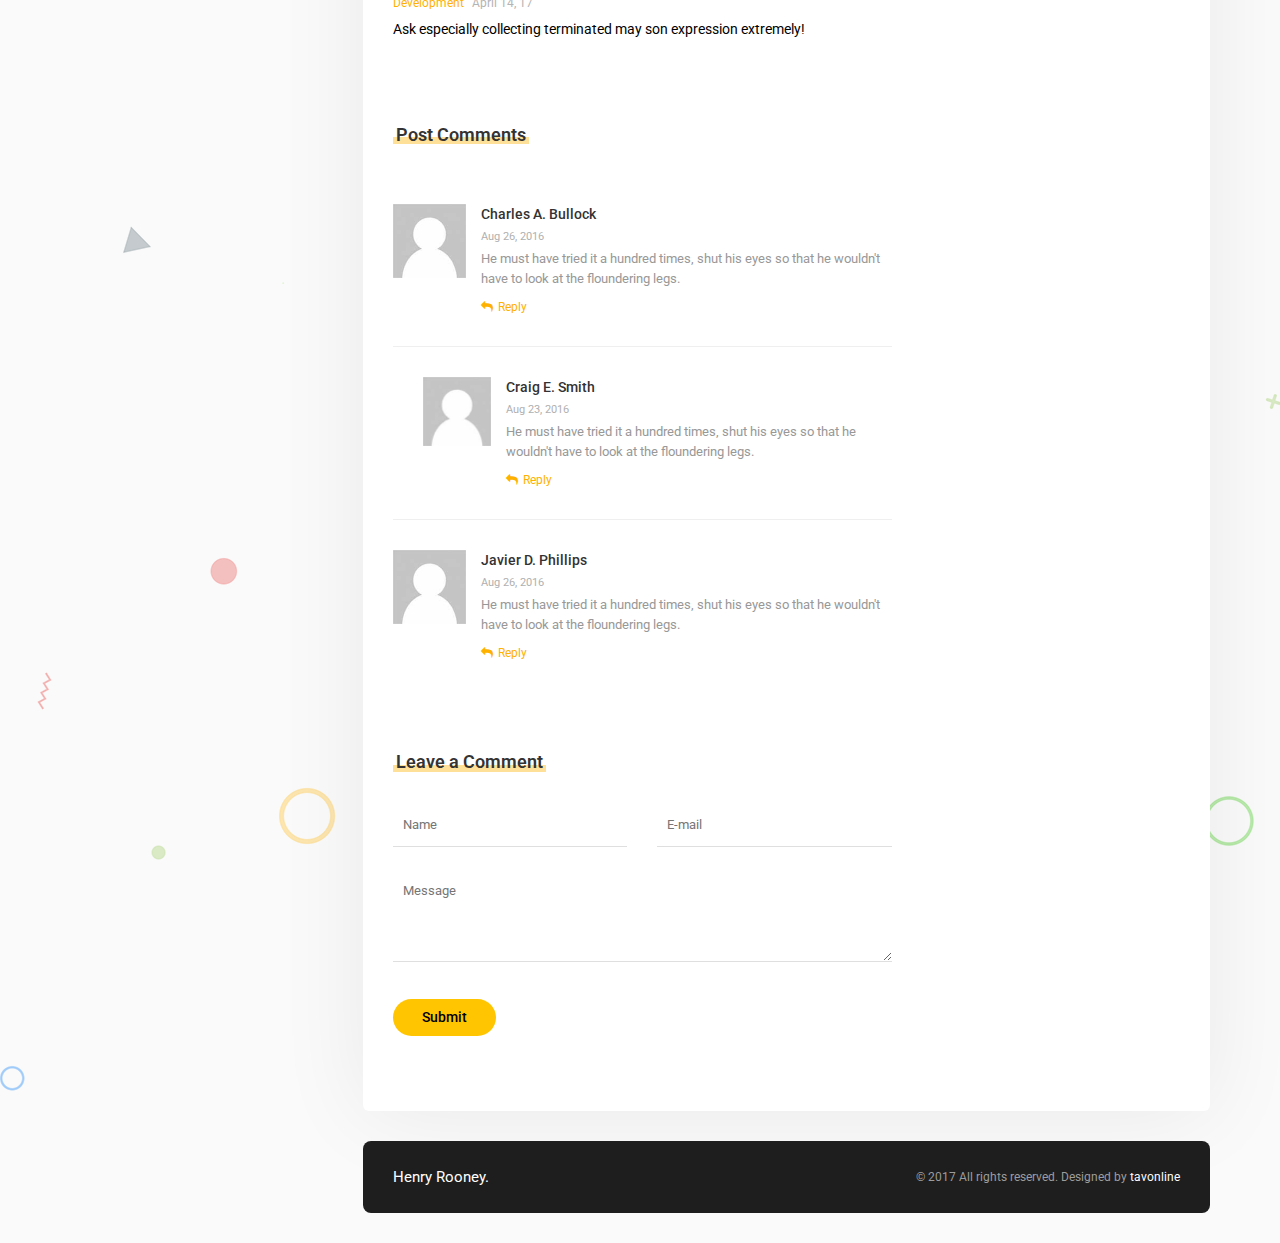
<file: blog-posts/blog-1.html>
<!doctype html>
<html lang="en">
<head>

<!-- Simple Page Needs
================================================== -->
<title>Mat</title>
<meta charset="UTF-8">
<meta name="description" content="Mat - Resume & vCard HTML Template">
<meta name="keywords" content="personal, vcard, portfolio">
<meta name="viewport" content="width=device-width, initial-scale=1.0">
    
<!-- Favicon
================================================== -->  
<link href="favicon.ico" rel="shortcut icon" type="image/x-icon" />

<!-- CSS
================================================== -->
<link rel="stylesheet" href="../css/bootstrap.css"/>
<link rel="stylesheet" href="../css/reset.css"/>
<link rel="stylesheet" href="../cubeportfolio/css/cubeportfolio.min.css"/>
<link rel="stylesheet" href="../css/style.css"/>
<link rel="stylesheet" href="../css/colors/yellow.css" id="color" />
    
<!-- Google Web fonts
================================================== --> 
<link href="https://fonts.googleapis.com/css?family=Roboto:400,500,700,900" rel="stylesheet">

<!-- Font Icons
================================================== --> 
<link rel="stylesheet" href="../icon-fonts/font-awesome-4.7.0/css/font-awesome.min.css"/>
<link rel="stylesheet" href="../icon-fonts/web-design/flaticon.css" />

<!--[if lt IE 9]>
	<script src="http://html5shim.googlecode.com/svn/trunk/html5.js"></script>
<![endif]-->

</head>
<body>
 <!-- Preloading -->
<div id="preloader">
    <div class="spinner">
    </div>
</div>  
    
<!-- Wrapper --> 
<div class="wrapper top_60 container">
<div class="row">
        
<!-- Profile Section
================================================== --> 
<div class="col-lg-3 col-md-4">
    <div class="profile">
        <div class="profile-name">
            <span class="name">Henry Rooney</span><br>
            <span class="job">Creative Designer</span>
        </div>
        <figure class="profile-image">
            <img src="../images/profile.jpg" alt="">
        </figure> 
        <ul class="profile-information">
            <li><img src="../images/glasses.png" alt=""></li>
            <li><p><span>Name:</span> Chris Johnson</p></li>
            <li><p><span>Birthday:</span> 06 December 1987</p></li>
            <li><p><span>Job:</span> Freelancer</p></li>
            <li><p><span>Email:</span> henry@domain.com</p></li>
            <li><p><span>Skype:</span> henryrooney85</p></li>
        </ul>
        <div class="col-md-12">
            <button class="site-btn icon">Download Cv <i class="fa fa-download" aria-hidden="true"></i></button>
        </div>
    </div>
</div>

<!-- Page Tab Container Div -->   
<div id="ajax-tab-container" class="col-lg-9 col-md-8 tab-container">
    
<!-- Header
================================================== --> 
<div class="row">
    <header class="col-md-12">
        <nav>
            <div class="row">
                <!-- navigation bar -->
                <div class="col-md-8 col-sm-8 col-xs-4">
                    <ul class="tabs">
                        <li class="tab">
                            <a class="home-btn" href="../index.html"><i class="fa fa-home" aria-hidden="true"></i></a>
                        </li>
                        <li class="tab"><a href="../index.html#blog">BACK TO BLOG PAGE</a></li>
                    </ul>
                </div>
                <div class="col-md-4 col-sm-4 col-xs-8 dynamic">
                    <button class="pull-right site-btn icon hidden-xs">Hire Me <i class="fa fa-paper-plane" aria-hidden="true"></i></button>
                    <div class="hamburger pull-right hidden-lg hidden-md"><i class="fa fa-bars" aria-hidden="true"></i></div>
                    <div class="hidden-md social-icons pull-right"> 
                        <a class="fb" href="#"><i class="fa fa-facebook" aria-hidden="true"></i></a> 
                        <a class="tw" href="#"><i class="fa fa-twitter" aria-hidden="true"></i></a> 
                        <a class="ins" href="#"><i class="fa fa-instagram" aria-hidden="true"></i></a> 
                        <a class="dr" href="#"><i class="fa fa-dribbble" aria-hidden="true"></i></a> 
                    </div>
                </div>
            </div>
        </nav>
    </header>
</div>   
<!-- Page Content
================================================== --> 
<div id="content" class="panel-container col-md-12">
  
    <!-- Blog Page
    ================================================== --> 
    <div id="blog-post">
        <div class="row">
            <!--Blog Post-->
            <div class="col-md-8 post">
                <div class="blog-image">
                    <img src="../images/blogs/blog-1.jpg" alt="">
                </div>
                <div class="post-content">
                    <h1 class="blog-title bottom_30 top_30">Doing business like this takes much more effort than doing your own business</h1>
                    <p>For instance, whenever I go back to the guest house during the morning to copy out the contract, these gentlemen are always still sitting there eating their breakfasts. </p>
                    <br>
                    <p>I ought to just try that witht my boss; I'd get kicked out on the spot. But who knows, maybe that would be the best thing for me. He'd fall right off his desk! And it's a funny sort of business to be sitting up there at your desk, talking down at your subordinates. </p>
                    <br>
                    <blockquote>"Oh, God", he thought, "what a strenuous career it is that I've chosen! Travelling day in and day out.” </blockquote>
                    <br>
                    <p>Doing business like this takes much more effort than doing your own business at home, and on top of that there's the curse of travelling, worries about making train connections, bad and irregular food, contact with different people all the time so that you can never get to know anyone or become friendly with them. It can all go to Hell!</p>
                    <br>
                    <p>His room, a proper human room although a little too small, lay peacefully between its four familiar walls. A collection of textile samples lay spread out on the table - Samsa was a travelling salesman - and above it there hung a picture that he had recently cut out of an illustrated magazine and housed in a nice, gilded frame. It showed a lady fitted out with a fur hat and fur boa who sat upright, raising a heavy fur muff that covered the whole of her lower arm towards the viewer.</p>
                </div>
                <div class="tags top_30">
                    <span>Tags:</span>
                    <a href="#">web,</a>
                    <a href="#">interface,</a>
                    <a href="#">design,</a>
                    <a href="#">photoshop,</a>
                    <a href="#">creative,</a>
                    <a href="#">portfolio</a>
                </div>
                <!-- Related Post -->
                <div class="post-list">
                    <div class="section-title bottom_15 top_60"><span></span><h2>Related Posts</h2></div>
                    <ul>
                        <!-- a post -->
                        <li>
                            <a href="#">
                                <div class="info">Web Design <span>April 14, 17</span></div>
                                <p class="little-text">Gregor then turned to look out the window at the dull weather</p>
                            </a>
                        </li>
                        <!-- a post -->
                        <li>
                            <a href="#">
                                <div class="info">Photography <span>April 14, 17</span></div>
                                <p class="little-text">Doing business like this takes much more effort than doing your own business at home</p>
                            </a>
                        </li>
                        <!-- a post -->
                        <li>
                            <a href="#">
                                <div class="info">Development <span>April 14, 17</span></div>
                                <p class="little-text">Ask especially collecting terminated may son expression extremely!</p>
                            </a>
                        </li>
                    </ul>
                </div>
                <!-- Post Comments -->
                <div class="post-comment">
                    <div class="section-title bottom_30 top_60"><span></span><h2>Post Comments</h2></div>
                    <ul>
                        <!-- a comment -->
                        <li>
                            <div class="row">
                                <div class="col-md-2 col-sm-2 col-xs-3 person-img">
                                    <img src="../images/person.jpg" alt="">
                                </div>
                                <div class="col-md-10 col-sm-10 col-xs-9 comment-content">
                                    <div class="name">Charles A. Bullock</div> 
                                    <span class="date">Aug 26, 2016</span>   
                                    <p>He must have tried it a hundred times, shut his eyes so that he wouldn't have to look at the floundering legs.</p>
                                    <a href="#"><i class="fa fa-reply" aria-hidden="true"></i>Reply</a>
                                </div>
                            </div>
                        </li>
                        <!-- a comment -->
                        <li>
                            <div class="row reply">
                                <div class="col-md-2 col-sm-2 col-xs-3 person-img">
                                    <img src="../images/person.jpg" alt="">
                                </div>
                                <div class="col-md-10 col-sm-10 col-xs-9 comment-content">
                                    <div class="name">Craig E. Smith</div> 
                                    <span class="date">Aug 23, 2016</span>   
                                    <p>He must have tried it a hundred times, shut his eyes so that he wouldn't have to look at the floundering legs.</p>
                                    <a href="#"><i class="fa fa-reply" aria-hidden="true"></i>Reply</a>
                                </div>
                            </div>
                        </li>
                        <!-- a comment -->
                        <li>
                            <div class="row">
                                <div class="col-md-2 col-sm-2 col-xs-3 person-img">
                                    <img src="../images/person.jpg" alt="">
                                </div>
                                <div class="col-md-10 col-sm-10 col-xs-9 comment-content">
                                    <div class="name">Javier D. Phillips</div> 
                                    <span class="date">Aug 26, 2016</span>   
                                    <p>He must have tried it a hundred times, shut his eyes so that he wouldn't have to look at the floundering legs.</p>
                                    <a href="#"><i class="fa fa-reply" aria-hidden="true"></i>Reply</a>
                                </div>
                            </div>
                        </li>
                    </ul>   
                </div>
                <div class="leave-comment">
                    <div class="section-title bottom_30 top_60"><span></span><h2>Leave a Comment</h2></div>
                    <form class="site-form">
                        <div class="row">
                            <div class="col-md-6">
                                <input class="site-input" type="input" name="" placeholder="Name">
                            </div>
                            <div class="col-md-6">
                                <input class="site-input" type="input" name="" placeholder="E-mail">
                            </div>
                            <div class="col-md-12">
                                <textarea class="site-area" placeholder="Message"></textarea>
                            </div>
                            <div class="col-md-12 top_15 bottom_30">
                                <button class="site-btn" type="submit">Submit</button>
                            </div>
                        </div>
                    </form>   
                </div>
            </div> <!-- post end -->
            <!--Sidebar-->
            <div class="col-md-4 blog-sidebar">
                <!-- Category List -->
                <div class="category">
                    <div class="section-title bottom_15 top_15"><span></span><h3>Categories</h3></div>
                    <ul class="category-list">
                        <li><a href="#">Web design</a><span>11</span></li>
                        <li><a href="#">Development</a><span>12</span></li>
                        <li><a href="#">Photography</a><span>16</span></li>
                        <li><a href="#">Branding</a><span>16</span></li>
                        <li><a href="#">Other</a><span>16</span></li>
                    </ul>
                </div>
                <!-- Popular Post -->
                <div class="post-list">
                    <div class="section-title bottom_15 top_60"><span></span><h3>Related Posts</h3></div>
                    <ul>
                        <!-- a post -->
                        <li>
                            <a href="#">
                                <div class="info">Development <span>Oct 21, 17</span></div>
                                <p class="little-text">How to vertically center a div for all browsers?</p>
                            </a>
                        </li>
                        <!-- a post -->
                        <li>
                            <a href="#">
                                <div class="info">Web Design <span>April 14, 17</span></div>
                                <p class="little-text">How to convert a Sketch design file into a layered Photoshop file</p>
                            </a>
                        </li>
                        <!-- a post -->
                        <li>
                            <a href="#">
                                <div class="info">Web Design <span>Mar 18, 17</span></div>
                                <p class="little-text">The Bookmarkable Photoshop Tutorial for Beginners</p>
                            </a>
                        </li>
                    </ul>
                </div>
                <!-- Advertisement -->
                <div class="advertisement">
                    <div class="section-title bottom_30 top_60"><span></span><h3>Advertisement</h3></div>

                    <img src="../images/image.jpg" alt="">    
                </div>
            </div> 
        </div>
    </div>
    
</div><!-- Content - End -->
 
<!-- Footer
================================================== --> 
<footer>
    <div class="footer col-md-12 top_30 bottom_30">
        <div class="name col-md-4 hidden-md hidden-sm hidden-xs">Henry Rooney.</div>
        <div class="copyright col-md-8">© 2017 All rights reserved. Designed by <a href="https://themeforest.net/user/tavonline">tavonline</a> </div>  
    </div>
</footer>
    
</div> <!-- Tab Container - End -->
</div> <!-- Row - End --> 
</div> <!-- Wrapper - End -->   

<!-- Javascripts
================================================== -->  
<script src="../js/jquery-2.1.4.min.js"></script> 
<script src="../cubeportfolio/js/jquery.cubeportfolio.min.js"></script>
<script src="../js/bootstrap.min.js"></script> 
<script src="../js/jquery.easytabs.min.js"></script>
<script src="../js/main.js"></script>
<!-- for color alternatives -->
<script src="../js/jquery.cookie-1.4.1.min.js"></script>
<script src="../js/subpage-demo.js"></script>
<link rel="stylesheet" href="../css/Demo.min.css" />

</body>
</html>
</file>
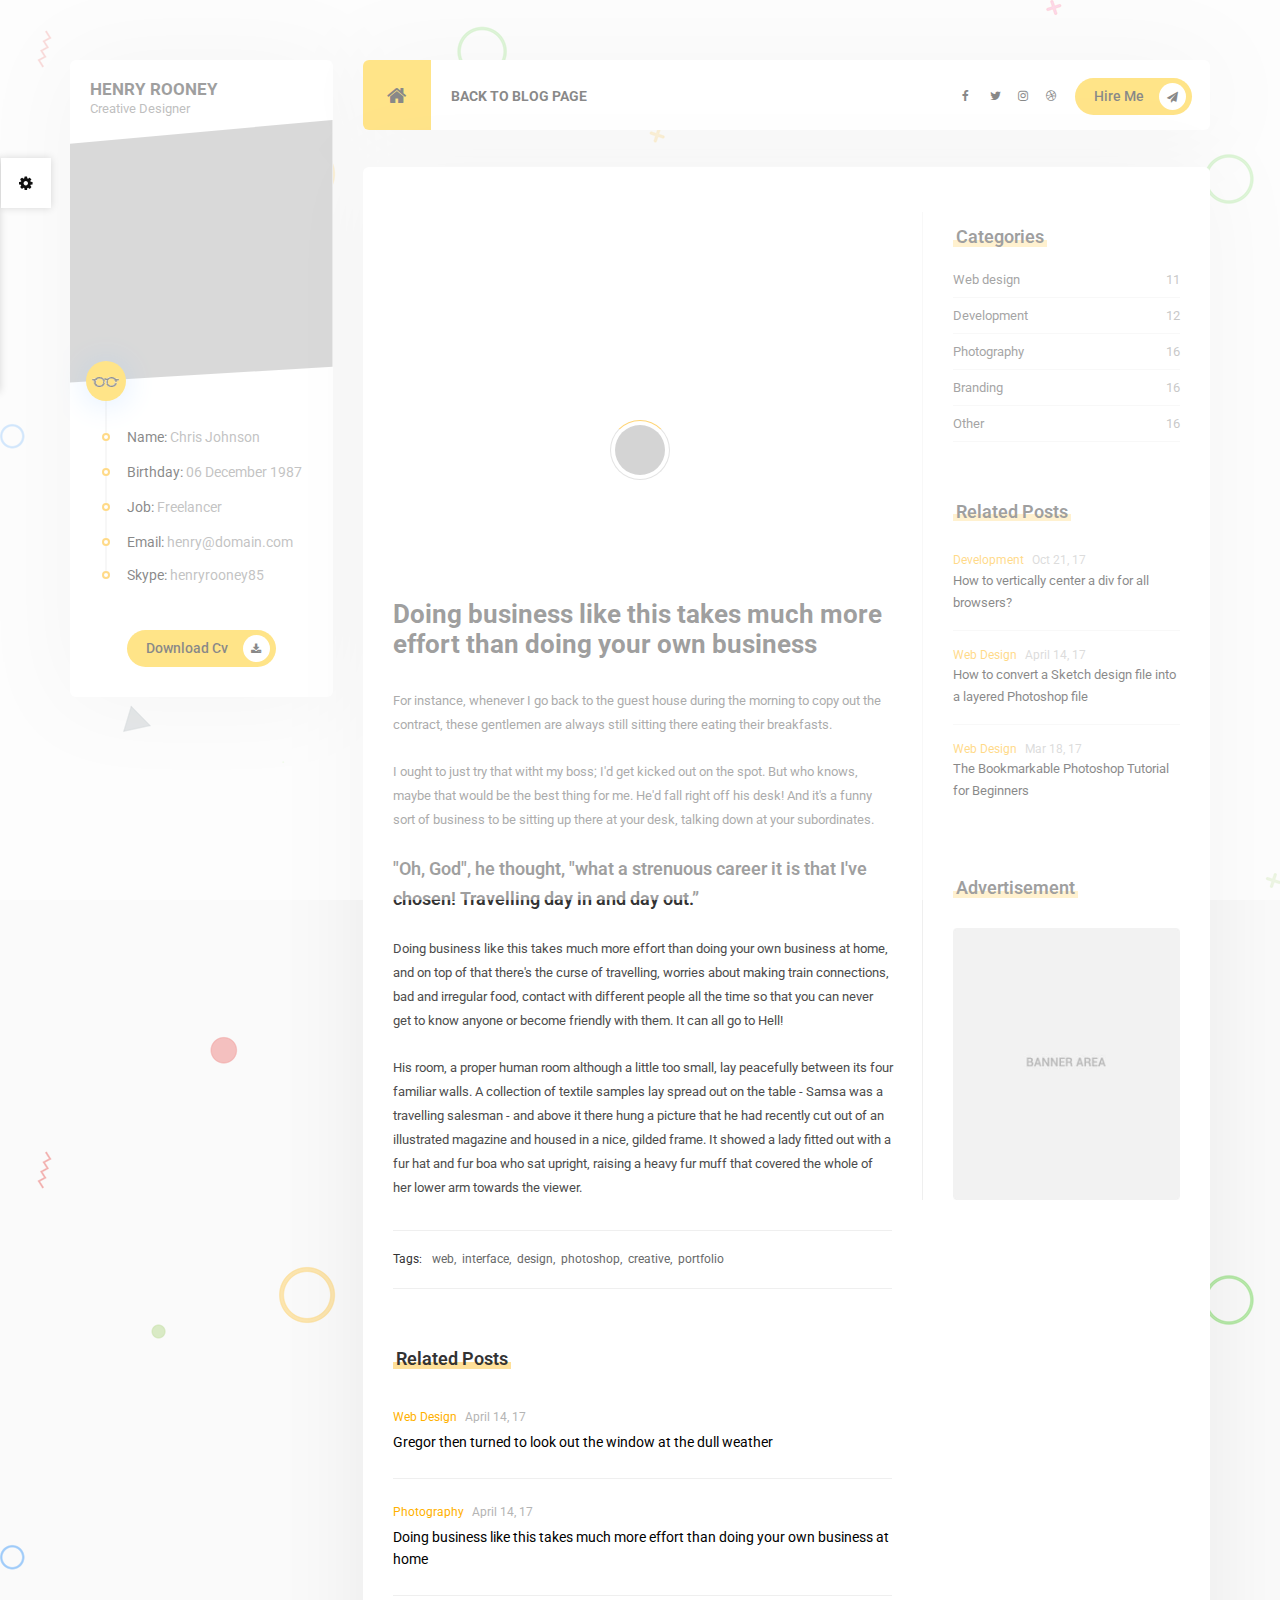
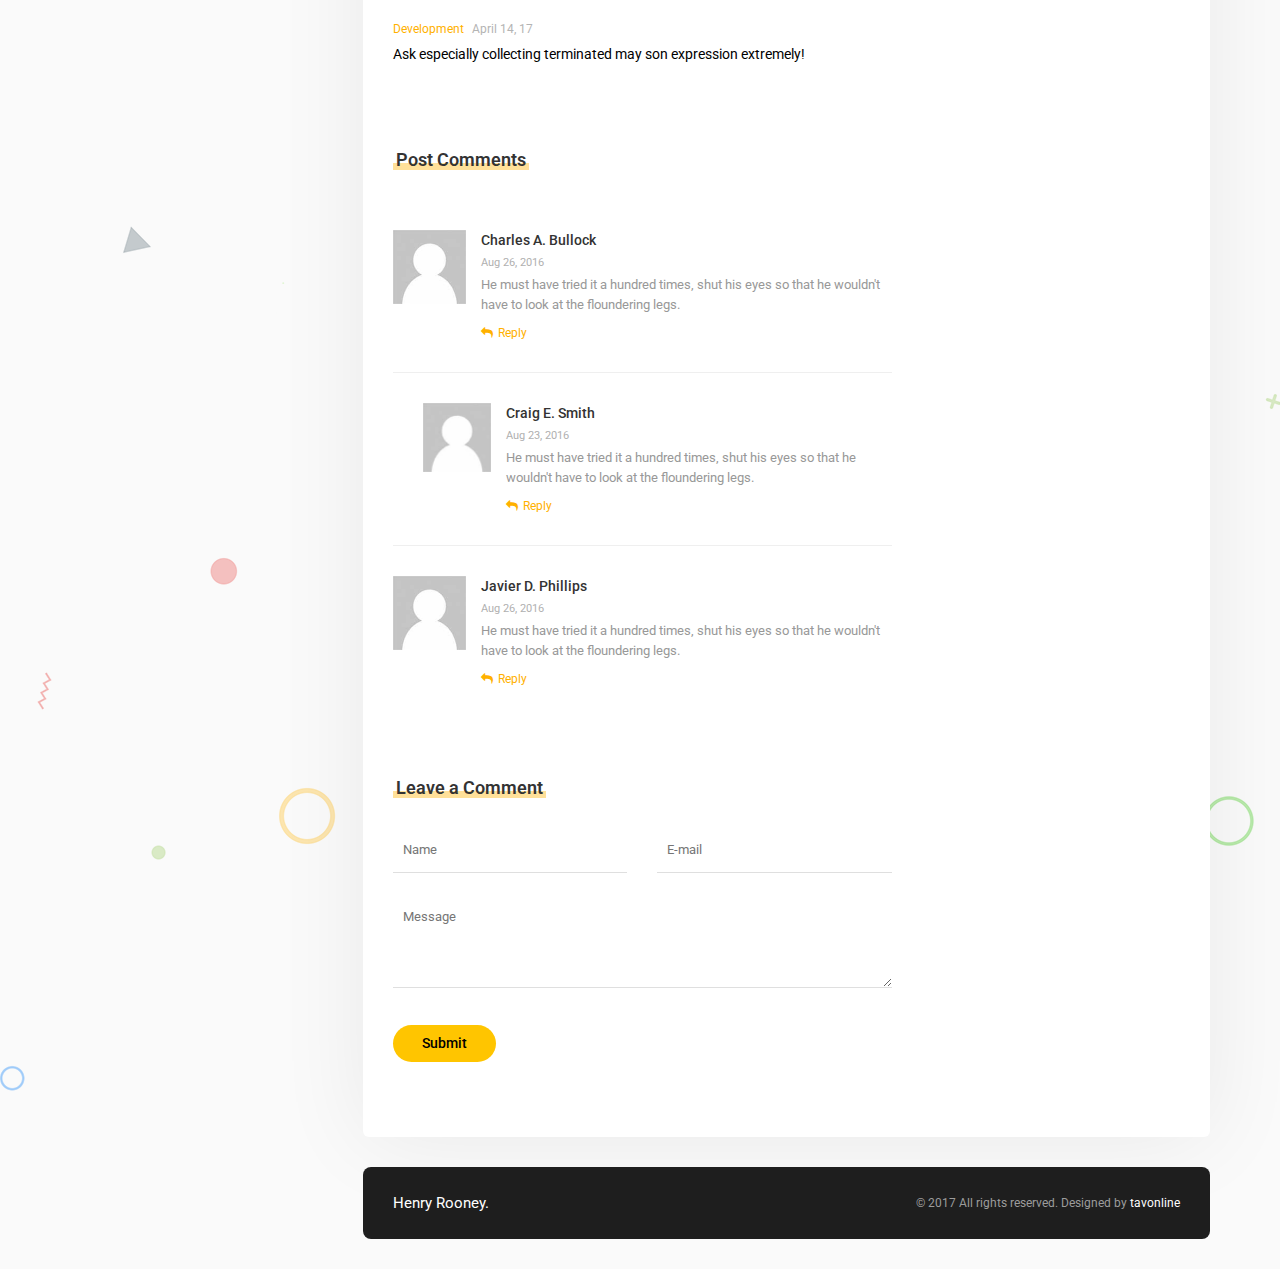
<file: blog-posts/blog-music-version.html>
<!doctype html>
<html lang="en">
<head>

<!-- Simple Page Needs
================================================== -->
<title>Mat</title>
<meta charset="UTF-8">
<meta name="description" content="Mat - Resume & vCard HTML Template">
<meta name="keywords" content="personal, vcard, portfolio">
<meta name="viewport" content="width=device-width, initial-scale=1.0">
    
<!-- Favicon
================================================== -->  
<link href="favicon.ico" rel="shortcut icon" type="image/x-icon" />

<!-- CSS
================================================== -->
<link rel="stylesheet" href="../css/bootstrap.css"/>
<link rel="stylesheet" href="../css/reset.css"/>
<link rel="stylesheet" href="../cubeportfolio/css/cubeportfolio.min.css"/>
<link rel="stylesheet" href="../css/style.css"/>
<link rel="stylesheet" href="../css/colors/yellow.css" id="color" />
    
<!-- Google Web fonts
================================================== --> 
<link href="https://fonts.googleapis.com/css?family=Roboto:400,500,700,900" rel="stylesheet">

<!-- Font Icons
================================================== --> 
<link rel="stylesheet" href="../icon-fonts/font-awesome-4.7.0/css/font-awesome.min.css"/>
<link rel="stylesheet" href="../icon-fonts/web-design/flaticon.css" />

<!--[if lt IE 9]>
	<script src="http://html5shim.googlecode.com/svn/trunk/html5.js"></script>
<![endif]-->

</head>
<body>
 <!-- Preloading -->
<div id="preloader">
    <div class="spinner">
    </div>
</div>  
    
<!-- Wrapper --> 
<div class="wrapper top_60 container">
<div class="row">
        
<!-- Profile Section
================================================== --> 
<div class="col-lg-3 col-md-4">
    <div class="profile">
        <div class="profile-name">
            <span class="name">Henry Rooney</span><br>
            <span class="job">Creative Designer</span>
        </div>
        <figure class="profile-image">
            <img src="../images/profile.jpg" alt="">
        </figure> 
        <ul class="profile-information">
            <li><img src="../images/glasses.png" alt=""></li>
            <li><p><span>Name:</span> Chris Johnson</p></li>
            <li><p><span>Birthday:</span> 06 December 1987</p></li>
            <li><p><span>Job:</span> Freelancer</p></li>
            <li><p><span>Email:</span> henry@domain.com</p></li>
            <li><p><span>Skype:</span> henryrooney85</p></li>
        </ul>
        <div class="col-md-12">
            <button class="site-btn icon">Download Cv <i class="fa fa-download" aria-hidden="true"></i></button>
        </div>
    </div>
</div>

<!-- Page Tab Container Div -->   
<div id="ajax-tab-container" class="col-lg-9 col-md-8 tab-container">

<!-- Header
================================================== --> 
<div class="row">
    <header class="col-md-12">
        <nav>
            <div class="row">
                <!-- navigation bar -->
                <div class="col-md-8 col-sm-8 col-xs-4">
                    <ul class="tabs">
                        <li class="tab">
                            <a class="home-btn" href="../index.html"><i class="fa fa-home" aria-hidden="true"></i></a>
                        </li>
                        <li class="tab"><a href="../index.html#blog">BACK TO BLOG PAGE</a></li>
                    </ul>
                </div>
                <div class="col-md-4 col-sm-4 col-xs-8 dynamic">
                    <button class="pull-right site-btn icon hidden-xs">Hire Me <i class="fa fa-paper-plane" aria-hidden="true"></i></button>
                    <div class="hamburger pull-right hidden-lg hidden-md"><i class="fa fa-bars" aria-hidden="true"></i></div>
                    <div class="hidden-md social-icons pull-right"> 
                        <a class="fb" href="#"><i class="fa fa-facebook" aria-hidden="true"></i></a> 
                        <a class="tw" href="#"><i class="fa fa-twitter" aria-hidden="true"></i></a> 
                        <a class="ins" href="#"><i class="fa fa-instagram" aria-hidden="true"></i></a> 
                        <a class="dr" href="#"><i class="fa fa-dribbble" aria-hidden="true"></i></a> 
                    </div>
                </div>
            </div>
        </nav>
    </header>
</div>   
<!-- Page Content
================================================== --> 
<div id="content" class="panel-container col-md-12">
  
    <!-- Blog Page
    ================================================== --> 
    <div id="blog-post">
        <div class="row">
            <!--Blog Post-->
            <div class="col-md-8 post">
                <div class="blog-iframe">
                    <iframe height="350" scrolling="no" src="https://w.soundcloud.com/player/?url=https%3A//api.soundcloud.com/tracks/275486953&amp;auto_play=false&amp;hide_related=false&amp;show_comments=true&amp;show_user=true&amp;show_reposts=false&amp;visual=true"></iframe>
                </div>
                <div class="post-content">
                    <h1 class="blog-title bottom_30 top_30">Doing business like this takes much more effort than doing your own business</h1>
                    <p>For instance, whenever I go back to the guest house during the morning to copy out the contract, these gentlemen are always still sitting there eating their breakfasts. </p>
                    <br>
                    <p>I ought to just try that witht my boss; I'd get kicked out on the spot. But who knows, maybe that would be the best thing for me. He'd fall right off his desk! And it's a funny sort of business to be sitting up there at your desk, talking down at your subordinates. </p>
                    <br>
                    <blockquote>"Oh, God", he thought, "what a strenuous career it is that I've chosen! Travelling day in and day out.” </blockquote>
                    <br>
                    <p>Doing business like this takes much more effort than doing your own business at home, and on top of that there's the curse of travelling, worries about making train connections, bad and irregular food, contact with different people all the time so that you can never get to know anyone or become friendly with them. It can all go to Hell!</p>
                    <br>
                    <p>His room, a proper human room although a little too small, lay peacefully between its four familiar walls. A collection of textile samples lay spread out on the table - Samsa was a travelling salesman - and above it there hung a picture that he had recently cut out of an illustrated magazine and housed in a nice, gilded frame. It showed a lady fitted out with a fur hat and fur boa who sat upright, raising a heavy fur muff that covered the whole of her lower arm towards the viewer.</p>
                </div>
                <div class="tags top_30">
                    <span>Tags:</span>
                    <a href="#">web,</a>
                    <a href="#">interface,</a>
                    <a href="#">design,</a>
                    <a href="#">photoshop,</a>
                    <a href="#">creative,</a>
                    <a href="#">portfolio</a>
                </div>
                <!-- Related Post -->
                <div class="post-list">
                    <div class="section-title bottom_15 top_60"><span></span><h2>Related Posts</h2></div>
                    <ul>
                        <!-- a post -->
                        <li>
                            <a href="#">
                                <div class="info">Web Design <span>April 14, 17</span></div>
                                <p class="little-text">Gregor then turned to look out the window at the dull weather</p>
                            </a>
                        </li>
                        <!-- a post -->
                        <li>
                            <a href="#">
                                <div class="info">Photography <span>April 14, 17</span></div>
                                <p class="little-text">Doing business like this takes much more effort than doing your own business at home</p>
                            </a>
                        </li>
                        <!-- a post -->
                        <li>
                            <a href="#">
                                <div class="info">Development <span>April 14, 17</span></div>
                                <p class="little-text">Ask especially collecting terminated may son expression extremely!</p>
                            </a>
                        </li>
                    </ul>
                </div>
                <!-- Post Comments -->
                <div class="post-comment">
                    <div class="section-title bottom_30 top_60"><span></span><h2>Post Comments</h2></div>
                    <ul>
                        <!-- a comment -->
                        <li>
                            <div class="row">
                                <div class="col-md-2 col-sm-2 col-xs-3 person-img">
                                    <img src="../images/person.jpg" alt="">
                                </div>
                                <div class="col-md-10 col-sm-10 col-xs-9 comment-content">
                                    <div class="name">Charles A. Bullock</div> 
                                    <span class="date">Aug 26, 2016</span>   
                                    <p>He must have tried it a hundred times, shut his eyes so that he wouldn't have to look at the floundering legs.</p>
                                    <a href="#"><i class="fa fa-reply" aria-hidden="true"></i>Reply</a>
                                </div>
                            </div>
                        </li>
                        <!-- a comment -->
                        <li>
                            <div class="row reply">
                                <div class="col-md-2 col-sm-2 col-xs-3 person-img">
                                    <img src="../images/person.jpg" alt="">
                                </div>
                                <div class="col-md-10 col-sm-10 col-xs-9 comment-content">
                                    <div class="name">Craig E. Smith</div> 
                                    <span class="date">Aug 23, 2016</span>   
                                    <p>He must have tried it a hundred times, shut his eyes so that he wouldn't have to look at the floundering legs.</p>
                                    <a href="#"><i class="fa fa-reply" aria-hidden="true"></i>Reply</a>
                                </div>
                            </div>
                        </li>
                        <!-- a comment -->
                        <li>
                            <div class="row">
                                <div class="col-md-2 col-sm-2 col-xs-3 person-img">
                                    <img src="../images/person.jpg" alt="">
                                </div>
                                <div class="col-md-10 col-sm-10 col-xs-9 comment-content">
                                    <div class="name">Javier D. Phillips</div> 
                                    <span class="date">Aug 26, 2016</span>   
                                    <p>He must have tried it a hundred times, shut his eyes so that he wouldn't have to look at the floundering legs.</p>
                                    <a href="#"><i class="fa fa-reply" aria-hidden="true"></i>Reply</a>
                                </div>
                            </div>
                        </li>
                    </ul>   
                </div>
                <div class="leave-comment">
                    <div class="section-title bottom_30 top_60"><span></span><h2>Leave a Comment</h2></div>
                    <form class="site-form">
                        <div class="row">
                            <div class="col-md-6">
                                <input class="site-input" type="input" name="" placeholder="Name">
                            </div>
                            <div class="col-md-6">
                                <input class="site-input" type="input" name="" placeholder="E-mail">
                            </div>
                            <div class="col-md-12">
                                <textarea class="site-area" placeholder="Message"></textarea>
                            </div>
                            <div class="col-md-12 top_15 bottom_30">
                                <button class="site-btn" type="submit">Submit</button>
                            </div>
                        </div>
                    </form>   
                </div>
            </div> <!-- post end -->
            <!--Sidebar-->
            <div class="col-md-4 blog-sidebar">
                <!-- Category List -->
                <div class="category">
                    <div class="section-title bottom_15 top_15"><span></span><h3>Categories</h3></div>
                    <ul class="category-list">
                        <li><a href="#">Web design</a><span>11</span></li>
                        <li><a href="#">Development</a><span>12</span></li>
                        <li><a href="#">Photography</a><span>16</span></li>
                        <li><a href="#">Branding</a><span>16</span></li>
                        <li><a href="#">Other</a><span>16</span></li>
                    </ul>
                </div>
                <!-- Popular Post -->
                <div class="post-list">
                    <div class="section-title bottom_15 top_60"><span></span><h3>Related Posts</h3></div>
                    <ul>
                        <!-- a post -->
                        <li>
                            <a href="#">
                                <div class="info">Development <span>Oct 21, 17</span></div>
                                <p class="little-text">How to vertically center a div for all browsers?</p>
                            </a>
                        </li>
                        <!-- a post -->
                        <li>
                            <a href="#">
                                <div class="info">Web Design <span>April 14, 17</span></div>
                                <p class="little-text">How to convert a Sketch design file into a layered Photoshop file</p>
                            </a>
                        </li>
                        <!-- a post -->
                        <li>
                            <a href="#">
                                <div class="info">Web Design <span>Mar 18, 17</span></div>
                                <p class="little-text">The Bookmarkable Photoshop Tutorial for Beginners</p>
                            </a>
                        </li>
                    </ul>
                </div>
                <!-- Advertisement -->
                <div class="advertisement">
                    <div class="section-title bottom_30 top_60"><span></span><h3>Advertisement</h3></div>

                    <img src="../images/image.jpg" alt="">    
                </div>
            </div> 
        </div>
    </div>
    
</div><!-- Content - End -->
 
<!-- Footer
================================================== --> 
<footer>
    <div class="footer col-md-12 top_30 bottom_30">
        <div class="name col-md-4 hidden-md hidden-sm hidden-xs">Henry Rooney.</div>
        <div class="copyright col-md-8">© 2017 All rights reserved. Designed by <a href="https://themeforest.net/user/tavonline">tavonline</a> </div>  
    </div>
</footer>
    
</div> <!-- Tab Container - End -->
</div> <!-- Row - End --> 
</div> <!-- Wrapper - End -->   

<!-- Javascripts
================================================== -->  
<script src="../js/jquery-2.1.4.min.js"></script> 
<script src="../cubeportfolio/js/jquery.cubeportfolio.min.js"></script>
<script src="../js/bootstrap.min.js"></script> 
<script src="../js/jquery.easytabs.min.js"></script>
<script src="../js/main.js"></script>
<!-- for color alternatives -->
<script src="../js/jquery.cookie-1.4.1.min.js"></script>
<script src="../js/subpage-demo.js"></script>
<link rel="stylesheet" href="../css/Demo.min.css" />

</body>
</html>
</file>
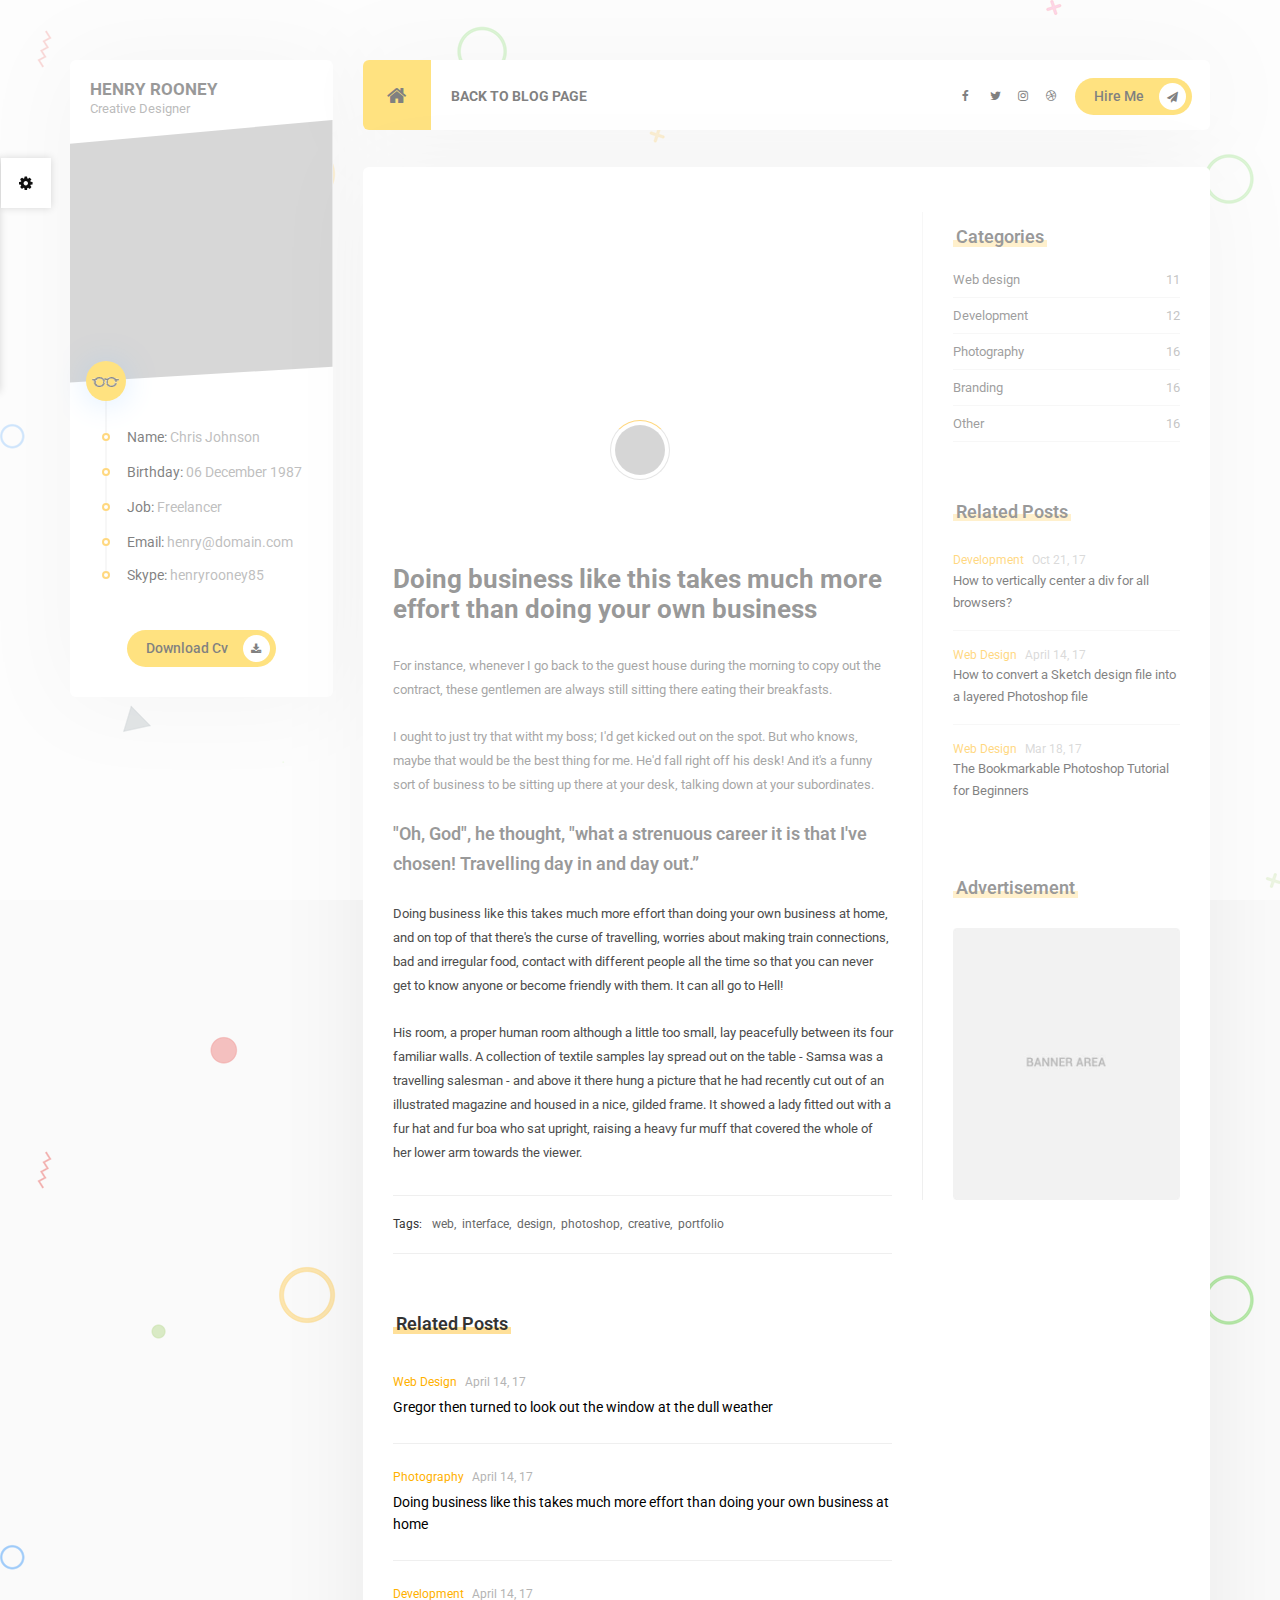
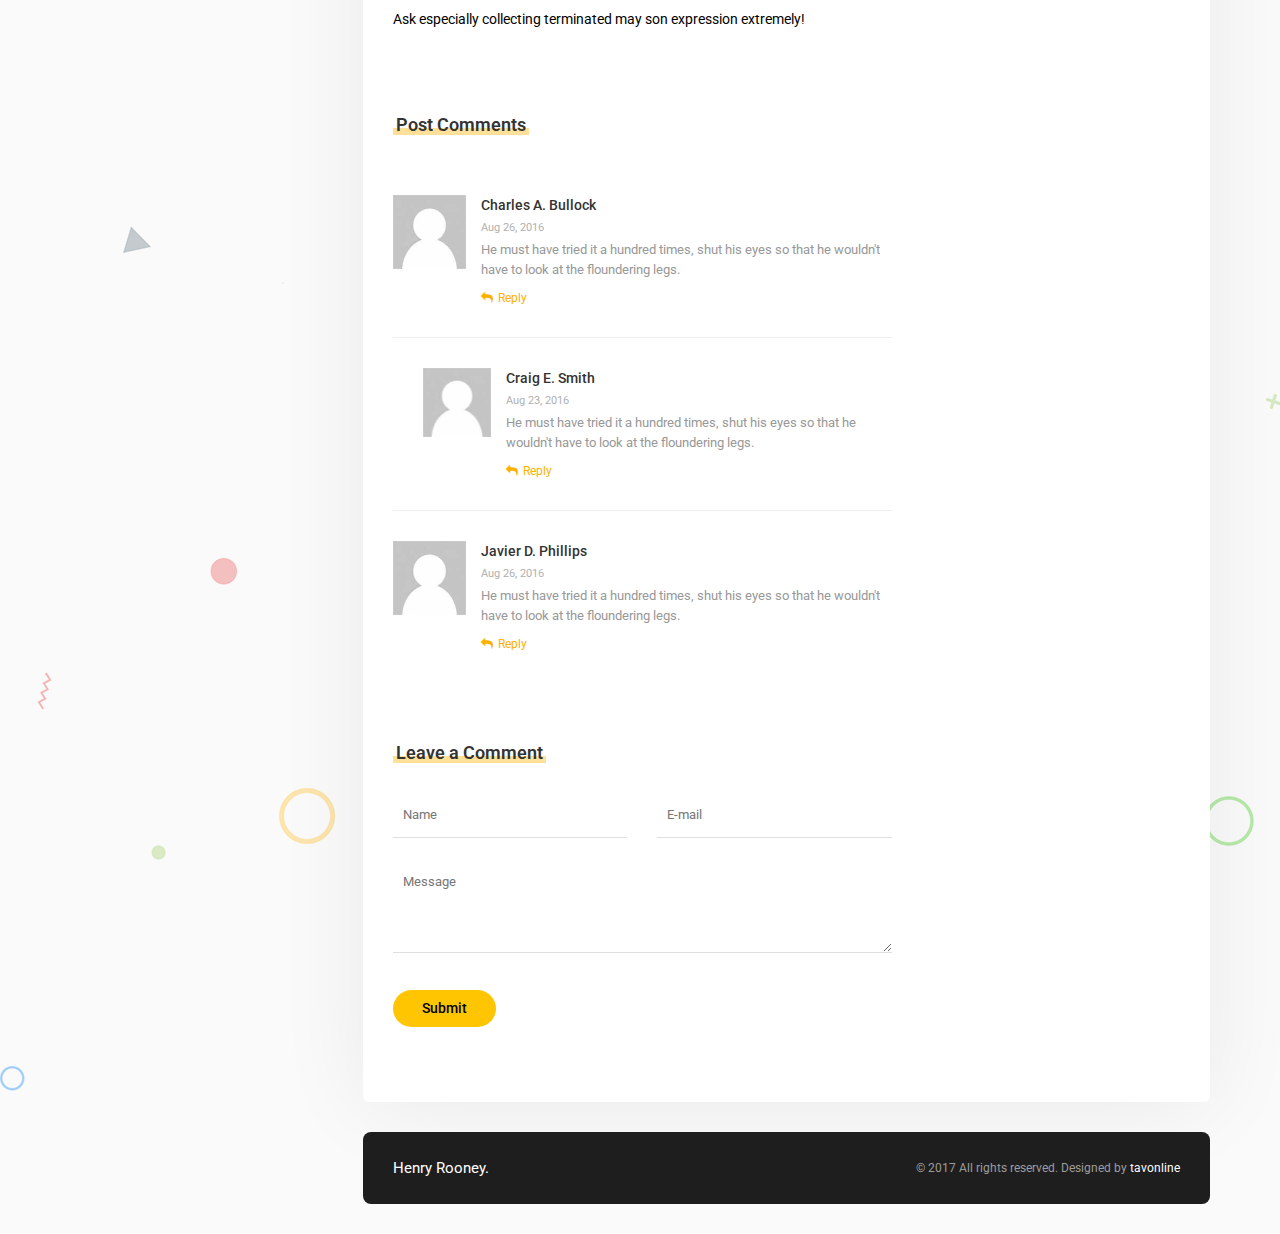
<file: blog-posts/blog-video-version.html>
<!doctype html>
<html lang="en">
<head>

<!-- Simple Page Needs
================================================== -->
<title>Mat</title>
<meta charset="UTF-8">
<meta name="description" content="Mat - Resume & vCard HTML Template">
<meta name="keywords" content="personal, vcard, portfolio">
<meta name="viewport" content="width=device-width, initial-scale=1.0">
    
<!-- Favicon
================================================== -->  
<link href="favicon.ico" rel="shortcut icon" type="image/x-icon" />

<!-- CSS
================================================== -->
<link rel="stylesheet" href="../css/bootstrap.css"/>
<link rel="stylesheet" href="../css/reset.css"/>
<link rel="stylesheet" href="../cubeportfolio/css/cubeportfolio.min.css"/>
<link rel="stylesheet" href="../css/style.css"/>
<link rel="stylesheet" href="../css/colors/yellow.css" id="color" />
    
<!-- Google Web fonts
================================================== --> 
<link href="https://fonts.googleapis.com/css?family=Roboto:400,500,700,900" rel="stylesheet">

<!-- Font Icons
================================================== --> 
<link rel="stylesheet" href="../icon-fonts/font-awesome-4.7.0/css/font-awesome.min.css"/>
<link rel="stylesheet" href="../icon-fonts/web-design/flaticon.css" />

<!--[if lt IE 9]>
	<script src="http://html5shim.googlecode.com/svn/trunk/html5.js"></script>
<![endif]-->

</head>
<body>
 <!-- Preloading -->
<div id="preloader">
    <div class="spinner">
    </div>
</div>  
    
<!-- Wrapper --> 
<div class="wrapper top_60 container">
<div class="row">
        
<!-- Profile Section
================================================== --> 
<div class="col-lg-3 col-md-4">
    <div class="profile">
        <div class="profile-name">
            <span class="name">Henry Rooney</span><br>
            <span class="job">Creative Designer</span>
        </div>
        <figure class="profile-image">
            <img src="../images/profile.jpg" alt="">
        </figure> 
        <ul class="profile-information">
            <li><img src="../images/glasses.png" alt=""></li>
            <li><p><span>Name:</span> Chris Johnson</p></li>
            <li><p><span>Birthday:</span> 06 December 1987</p></li>
            <li><p><span>Job:</span> Freelancer</p></li>
            <li><p><span>Email:</span> henry@domain.com</p></li>
            <li><p><span>Skype:</span> henryrooney85</p></li>
        </ul>
        <div class="col-md-12">
            <button class="site-btn icon">Download Cv <i class="fa fa-download" aria-hidden="true"></i></button>
        </div>
    </div>
</div>

<!-- Page Tab Container Div -->   
<div id="ajax-tab-container" class="col-lg-9 col-md-8 tab-container">

<!-- Header
================================================== --> 
<div class="row">
    <header class="col-md-12">
        <nav>
            <div class="row">
                <!-- navigation bar -->
                <div class="col-md-8 col-sm-8 col-xs-4">
                    <ul class="tabs">
                        <li class="tab">
                            <a class="home-btn" href="../index.html"><i class="fa fa-home" aria-hidden="true"></i></a>
                        </li>
                        <li class="tab"><a href="../index.html#blog">BACK TO BLOG PAGE</a></li>
                    </ul>
                </div>
                <div class="col-md-4 col-sm-4 col-xs-8 dynamic">
                    <button class="pull-right site-btn icon hidden-xs">Hire Me <i class="fa fa-paper-plane" aria-hidden="true"></i></button>
                    <div class="hamburger pull-right hidden-lg hidden-md"><i class="fa fa-bars" aria-hidden="true"></i></div>
                    <div class="hidden-md social-icons pull-right"> 
                        <a class="fb" href="#"><i class="fa fa-facebook" aria-hidden="true"></i></a> 
                        <a class="tw" href="#"><i class="fa fa-twitter" aria-hidden="true"></i></a> 
                        <a class="ins" href="#"><i class="fa fa-instagram" aria-hidden="true"></i></a> 
                        <a class="dr" href="#"><i class="fa fa-dribbble" aria-hidden="true"></i></a> 
                    </div>
                </div>
            </div>
        </nav>
    </header>
</div>   
<!-- Page Content
================================================== --> 
<div id="content" class="panel-container col-md-12">
  
    <!-- Blog Page
    ================================================== --> 
    <div id="blog-post">
        <div class="row">
            <!--Blog Post-->
            <div class="col-md-8 post">
                <div class="blog-iframe">
                    <iframe height="315" src="https://www.youtube.com/embed/caTkcpPmq_s?rel=0&amp;controls=0&amp;showinfo=0" frameborder="0" gesture="media" allow="encrypted-media" allowfullscreen></iframe>
                </div>
                <div class="post-content">
                    <h1 class="blog-title bottom_30 top_30">Doing business like this takes much more effort than doing your own business</h1>
                    <p>For instance, whenever I go back to the guest house during the morning to copy out the contract, these gentlemen are always still sitting there eating their breakfasts. </p>
                    <br>
                    <p>I ought to just try that witht my boss; I'd get kicked out on the spot. But who knows, maybe that would be the best thing for me. He'd fall right off his desk! And it's a funny sort of business to be sitting up there at your desk, talking down at your subordinates. </p>
                    <br>
                    <blockquote>"Oh, God", he thought, "what a strenuous career it is that I've chosen! Travelling day in and day out.” </blockquote>
                    <br>
                    <p>Doing business like this takes much more effort than doing your own business at home, and on top of that there's the curse of travelling, worries about making train connections, bad and irregular food, contact with different people all the time so that you can never get to know anyone or become friendly with them. It can all go to Hell!</p>
                    <br>
                    <p>His room, a proper human room although a little too small, lay peacefully between its four familiar walls. A collection of textile samples lay spread out on the table - Samsa was a travelling salesman - and above it there hung a picture that he had recently cut out of an illustrated magazine and housed in a nice, gilded frame. It showed a lady fitted out with a fur hat and fur boa who sat upright, raising a heavy fur muff that covered the whole of her lower arm towards the viewer.</p>
                </div>
                <div class="tags top_30">
                    <span>Tags:</span>
                    <a href="#">web,</a>
                    <a href="#">interface,</a>
                    <a href="#">design,</a>
                    <a href="#">photoshop,</a>
                    <a href="#">creative,</a>
                    <a href="#">portfolio</a>
                </div>
                <!-- Related Post -->
                <div class="post-list">
                    <div class="section-title bottom_15 top_60"><span></span><h2>Related Posts</h2></div>
                    <ul>
                        <!-- a post -->
                        <li>
                            <a href="#">
                                <div class="info">Web Design <span>April 14, 17</span></div>
                                <p class="little-text">Gregor then turned to look out the window at the dull weather</p>
                            </a>
                        </li>
                        <!-- a post -->
                        <li>
                            <a href="#">
                                <div class="info">Photography <span>April 14, 17</span></div>
                                <p class="little-text">Doing business like this takes much more effort than doing your own business at home</p>
                            </a>
                        </li>
                        <!-- a post -->
                        <li>
                            <a href="#">
                                <div class="info">Development <span>April 14, 17</span></div>
                                <p class="little-text">Ask especially collecting terminated may son expression extremely!</p>
                            </a>
                        </li>
                    </ul>
                </div>
                <!-- Post Comments -->
                <div class="post-comment">
                    <div class="section-title bottom_30 top_60"><span></span><h2>Post Comments</h2></div>
                    <ul>
                        <!-- a comment -->
                        <li>
                            <div class="row">
                                <div class="col-md-2 col-sm-2 col-xs-3 person-img">
                                    <img src="../images/person.jpg" alt="">
                                </div>
                                <div class="col-md-10 col-sm-10 col-xs-9 comment-content">
                                    <div class="name">Charles A. Bullock</div> 
                                    <span class="date">Aug 26, 2016</span>   
                                    <p>He must have tried it a hundred times, shut his eyes so that he wouldn't have to look at the floundering legs.</p>
                                    <a href="#"><i class="fa fa-reply" aria-hidden="true"></i>Reply</a>
                                </div>
                            </div>
                        </li>
                        <!-- a comment -->
                        <li>
                            <div class="row reply">
                                <div class="col-md-2 col-sm-2 col-xs-3 person-img">
                                    <img src="../images/person.jpg" alt="">
                                </div>
                                <div class="col-md-10 col-sm-10 col-xs-9 comment-content">
                                    <div class="name">Craig E. Smith</div> 
                                    <span class="date">Aug 23, 2016</span>   
                                    <p>He must have tried it a hundred times, shut his eyes so that he wouldn't have to look at the floundering legs.</p>
                                    <a href="#"><i class="fa fa-reply" aria-hidden="true"></i>Reply</a>
                                </div>
                            </div>
                        </li>
                        <!-- a comment -->
                        <li>
                            <div class="row">
                                <div class="col-md-2 col-sm-2 col-xs-3 person-img">
                                    <img src="../images/person.jpg" alt="">
                                </div>
                                <div class="col-md-10 col-sm-10 col-xs-9 comment-content">
                                    <div class="name">Javier D. Phillips</div> 
                                    <span class="date">Aug 26, 2016</span>   
                                    <p>He must have tried it a hundred times, shut his eyes so that he wouldn't have to look at the floundering legs.</p>
                                    <a href="#"><i class="fa fa-reply" aria-hidden="true"></i>Reply</a>
                                </div>
                            </div>
                        </li>
                    </ul>   
                </div>
                <div class="leave-comment">
                    <div class="section-title bottom_30 top_60"><span></span><h2>Leave a Comment</h2></div>
                    <form class="site-form">
                        <div class="row">
                            <div class="col-md-6">
                                <input class="site-input" type="input" name="" placeholder="Name">
                            </div>
                            <div class="col-md-6">
                                <input class="site-input" type="input" name="" placeholder="E-mail">
                            </div>
                            <div class="col-md-12">
                                <textarea class="site-area" placeholder="Message"></textarea>
                            </div>
                            <div class="col-md-12 top_15 bottom_30">
                                <button class="site-btn" type="submit">Submit</button>
                            </div>
                        </div>
                    </form>   
                </div>
            </div> <!-- post end -->
            <!--Sidebar-->
            <div class="col-md-4 blog-sidebar">
                <!-- Category List -->
                <div class="category">
                    <div class="section-title bottom_15 top_15"><span></span><h3>Categories</h3></div>
                    <ul class="category-list">
                        <li><a href="#">Web design</a><span>11</span></li>
                        <li><a href="#">Development</a><span>12</span></li>
                        <li><a href="#">Photography</a><span>16</span></li>
                        <li><a href="#">Branding</a><span>16</span></li>
                        <li><a href="#">Other</a><span>16</span></li>
                    </ul>
                </div>
                <!-- Popular Post -->
                <div class="post-list">
                    <div class="section-title bottom_15 top_60"><span></span><h3>Related Posts</h3></div>
                    <ul>
                        <!-- a post -->
                        <li>
                            <a href="#">
                                <div class="info">Development <span>Oct 21, 17</span></div>
                                <p class="little-text">How to vertically center a div for all browsers?</p>
                            </a>
                        </li>
                        <!-- a post -->
                        <li>
                            <a href="#">
                                <div class="info">Web Design <span>April 14, 17</span></div>
                                <p class="little-text">How to convert a Sketch design file into a layered Photoshop file</p>
                            </a>
                        </li>
                        <!-- a post -->
                        <li>
                            <a href="#">
                                <div class="info">Web Design <span>Mar 18, 17</span></div>
                                <p class="little-text">The Bookmarkable Photoshop Tutorial for Beginners</p>
                            </a>
                        </li>
                    </ul>
                </div>
                <!-- Advertisement -->
                <div class="advertisement">
                    <div class="section-title bottom_30 top_60"><span></span><h3>Advertisement</h3></div>

                    <img src="../images/image.jpg" alt="">    
                </div>
            </div> 
        </div>
    </div>
    
</div><!-- Content - End -->
 
<!-- Footer
================================================== --> 
<footer>
    <div class="footer col-md-12 top_30 bottom_30">
        <div class="name col-md-4 hidden-md hidden-sm hidden-xs">Henry Rooney.</div>
        <div class="copyright col-md-8">© 2017 All rights reserved. Designed by <a href="https://themeforest.net/user/tavonline">tavonline</a> </div>  
    </div>
</footer>
    
</div> <!-- Tab Container - End -->
</div> <!-- Row - End --> 
</div> <!-- Wrapper - End -->   

<!-- Javascripts
================================================== -->  
<script src="../js/jquery-2.1.4.min.js"></script> 
<script src="../cubeportfolio/js/jquery.cubeportfolio.min.js"></script>
<script src="../js/bootstrap.min.js"></script> 
<script src="../js/jquery.easytabs.min.js"></script>
<script src="../js/main.js"></script>
<!-- for color alternatives -->
<script src="../js/jquery.cookie-1.4.1.min.js"></script>
<script src="../js/subpage-demo.js"></script>
<link rel="stylesheet" href="../css/Demo.min.css" />

</body>
</html>
</file>
<file: css/style.css>
/* --------------------------------- */
/* Css Styles                        */
/*---------------------------------- */

/**
	Mat - vCard Template
	Author : Tavonline
	Copyright 2017

/* Table of Content
==================================================
	
	1. Body and Core Css
	2. Profile Section
	3. Navigation
	4. Home Section
	5. Resume Section
    6. Portfolio Section
    7. Blog Section
    8. Testimonial Section
    9. Contact Section
    10. Footer Section
    11. Realtor Portfolio 
    12. Photo Gallery Widgets
    13. Table Widget
    14. Pricing Widget
    15. Events Widget
    16. Discography Widget
    17. Responsive

/*------------------------ 1 Body and Core Css ------------------------*/		


.portfolio img.item{
    width: 100%;
}

body{
    font-family: 'Roboto', sans-serif;
    background:#fafafa;
    overflow-x: hidden;
    position: relative;
    background: url(../images/bg.png) #fafafa;
}

.geometric-shapes{
    position: absolute;
    width: 100%;
}

html{
	height: 100%;
}

/* Typography */

hr{
    width: 100%;
    background: #efefef;
}

.blog-title{
    font-size: 26px;
    font-weight: bold;
    line-height: 30px;
}

.page-title i{
    font-size: 18px;
    color: #d2d2d2;
}

.timeline-title{
    font-size: 18px;
    font-weight: 500;
    margin-left: 25px;
    line-height: 30px;
}

.section-title{
    position: relative;
    display: inline-block;    
    padding: 0 3px;
}

.section-title h1, .section-title h2, .section-title h3, .section-title h4 ,.section-title h5{
    font-size: 18px;
    font-weight: 600;
    position: relative;
}

.section-title span{
    position: absolute;
    height: 7px;
    width: 100%;
    bottom: 0;
    opacity: 0.4;    
    left:0;
}

.site-btn{
    font-size: 14px;
    font-weight: 500;
    border: 0;
    border-radius: 50px;
    -webkit-border-radius: 50px;
    -moz-border-radius: 50px;
    padding: 1px 29px;
    line-height: 35px;
}

.site-btn.black{
    background: #000 !important;
}

.cbp-l-loadMore-link.site-btn{
    font-family: 'Roboto', sans-serif !important;
    font-size: 14px !important;
    font-weight: 500 !important;
    border: 0 !important;
    border-radius: 50px;
    -webkit-border-radius: 50px;
    -moz-border-radius: 50px;
    padding: 1px 29px !important;
    line-height: 35px !important;
}

.site-btn:hover{
   transition: all ease 0.3s;   
}

.site-btn.icon{
    text-align: left;
    padding: 1px 6px 1px 19px;
}

.site-btn.icon i{
    color: #000;
    background: #fff;
    margin-left: 15px;
    border-radius: 50px;
    font-size: 11px;
    height: 27px;
    width: 27px;
    float: right;
    text-align: center;
    line-height: 29px;    
    margin-top: 4px;
}

#content{
    background: #fff;
    box-shadow: 0px 2px 92px 0px rgba(0, 0, 0, 0.07);
    -webkit-box-shadow: 0px 2px 92px 0px rgba(0, 0, 0, 0.07);
    -moz-box-shadow: 0px 2px 92px 0px rgba(0, 0, 0, 0.07);
}


p{
    font-size: 13px;
    color: #4c4c4c;
    line-height: 24px;
 }

.little-text{
    color: #989898;
    font-weight: 400;
    line-height: 18px;
}

blockquote {
    font-weight: 600;
    font-size: 18px;
    line-height: 30px;
}

h1{
    font-size: 50px;
    font-weight: 500;  
}

h2{
    font-size: 43px;
    font-weight: 500;
}

h3{
    font-size: 37px;
    font-weight: 500;  
}

h4{
    font-size: 32px;
    font-weight: 500;
}

h5{
    font-size: 26px;
    font-weight: 500;
}

h6{
    font-size: 20px;
    font-weight: 500;
}


/* Margins & Paddings */

.top_15{
    margin-top: 15px;
}

.top_30{
    margin-top: 30px;
}

.top_45{
    margin-top: 45px;
}

.top_60{
    margin-top: 60px;
}

.top_90{
    margin-top: 90px;
}

.top_120{
    margin-top: 120px;
}

.padding_30{
   padding-top: 30px; 
}

.padding_45{
   padding-top: 45px; 
}

.padding_50{
   padding-top: 50px; 
}

.padding_60{
   padding-top: 60px; 
}

.padding_90{
   padding-top: 90px; 
}

.bottom_15{
    margin-bottom: 15px;
}

.bottom_30{
    margin-bottom: 30px;
}

.bottom_45{
    margin-bottom: 45px;
}

.bottom_60{
    margin-bottom: 60px;
}

.bottom_90{
    margin-bottom: 90px;
}

.bottom_120{
    margin-bottom: 120px;
}

.padbot_15{
    padding-bottom: 15px;
}

.padbot_30{
    padding-bottom: 30px;
}

.padbot_45{
    padding-bottom: 45px;
}

.padbot_50{
    padding-bottom: 50px;
}

.padbot_60{
    padding-bottom: 60px;
}


/*Spinner*/

#preloader {
    background-color:#fff;
    position: fixed;
    top:0;
    left:0;
    width: 100%;
    height: 100%; 
    z-index: 1000;
    display:table;
    text-align: center;
}

@keyframes spinner {
  to {transform: rotate(360deg);}
}
 
.spinner:before {
    content: '';
    box-sizing: border-box;
    position: absolute;
    top: 50%;
    left: 50%;
    width: 60px;
    height: 60px;
    margin-top: -30px;
    margin-left: -30px;
    border-radius: 50%;
    border: 1px solid #ccc;
    animation: spinner .6s linear infinite;
}

.spinner:after{
    content: '';
    position: absolute;
    top: 50%;
    left: 50%;
    width: 50px;
    height: 50px;
    margin-top: -25px;
    margin-left: -25px;
    border-radius: 50px;
    background: url(../images/spinner.jpg) center center;
}

/*------------------------ 2 Profile Section ------------------------*/

.profile{
    background: #fff;
    border-radius: 6px;
    -moz-border-radius: 6px;
    -webkit-border-radius: 6px;
    -o-border-radius: 6px;
    width: 100%;
    display: inline-block;    
    box-shadow: 0px 2px 92px 0px rgba(0, 0, 0, 0.07);
    -webkit-box-shadow: 0px 2px 92px 0px rgba(0, 0, 0, 0.07);
    -moz-box-shadow: 0px 2px 92px 0px rgba(0, 0, 0, 0.07);
}

.profile-name{
    line-height: 18px;
    padding: 20px;
}

.profile .name{
    text-transform: uppercase;
    font-size: 17px;
    font-weight: bold;
}

.profile .job{
    font-size: 13px;
    color: #777777;
}

.profile-image {
    margin-top: -18px;
    -webkit-clip-path: polygon(0 9%, 100% 0, 100% 94%, 0% 100%);
    clip-path: polygon(0 9%, 100% 0, 100% 94%, 0% 100%);
}

.profile-image img{
    width: 100%;
}

ul.profile-information{
    list-style: none;
    margin: 8px 0px 8px 35px;
}

ul.profile-information li{
    border-left: solid 2px #eee;
    padding: 0 0 23px 20px;
    font-size: 14px;
    color: #787878;
}

ul.profile-information li p{
    font-size: 13.5px;
    color: #7F7F7F;
    line-height: 12px;
}

ul.profile-information li:last-child{
    border: 0;
    margin-left: 2px;
    margin-top: -2px;
}

ul.profile-information li:before{
    content: "";
    border: solid 2px;
    width: 8px;
    height: 8px;
    border-radius: 50px;
    -moz-border-radius: 50px;
    -webkit-border-radius: 50px;
    font-size: 8px;
    margin-left: -25px;
    margin-top: 2px;
    font-weight: 400;
    background: #fff;
    display: block;
    position: absolute;
}

ul.profile-information li span{
    color: #000;
}


ul.profile-information li:first-child{
    padding-bottom: 10px;    
    padding-left: 30px;
    position: relative;
}

ul.profile-information li:first-child img {
    margin: -44px -44px;
    display: inline-block;
    position: absolute;
    width: 25px;
}

ul.profile-information li:first-child:before{
    /*content: '\f2c0';
    font-family: FontAwesome;
    font-size: 13.5px;*/
    margin-left: -51px;
    margin-top: -30px;
    margin-bottom: 20px;
    position: relative;
    border: 0;
    width: 40px;
    height: 40px;
    padding: 11px 14px;
  box-shadow: 0px 2px 32px 0px rgba(4, 123, 248, 0.3);
}

ul.profile-information li:first-child:after{
    background: url(../images/glasses-w.png) no-repeat;
    content: '';
    width: 30px;
    height: 10px;
    position: absolute;
    top: 0;
    left: 0;
    margin: 16px -15px;
    background-size: 27px 10px;
}

.profile .site-btn{
    margin: 18px auto 30px;
    display: block;
}


/*------------------------ 3 Navigation ------------------------*/

header nav{
    background: #fff;
    display: inline-block;
    border-radius: 6px;
    -moz-border-radius: 6px;
    -webkit-border-radius: 6px;
    height: 70px;
    width: 100%;
    margin-bottom: 30px;
    line-height: 70px;
    box-shadow: 0px 2px 92px 0px rgba(0, 0, 0, 0.07);
    -webkit-box-shadow: 0px 2px 92px 0px rgba(0, 0, 0, 0.07);
    -moz-box-shadow: 0px 2px 92px 0px rgba(0, 0, 0, 0.07);
}

header nav ul li{
    float: left;
}

header nav ul li a{
    font-size: 14px;
    font-weight: bold;
    color: #000;
    padding: 0 10px;
    line-height: 73px;
    display: block;
}

header nav ul li a:hover{
    transition: all ease 0.3s;
    -webkit-transition: all ease 0.3s;
    -moz-transition: all ease 0.3s;   
}

header nav ul li a:after{
    border-right: 1px solid #dfdfdf;
}

header nav a.home-btn{
    color: #fff;
    border-radius: 6px 0 0 6px;
    -webkit-border-radius: 6px 0 0 6px;
    -moz-border-radius: 6px 0 0 6px;
    padding: 0px 24px;
    float: left;
    height: 70px;
    line-height: 70px;
    margin-right: 10px;
    transition: all ease 0.4s;    
    line-height: 77px;
}

header nav a.home-btn:hover{
    transition: all ease 0.3s;
    -webkit-transition: all ease 0.3s;
    -moz-transition: all ease 0.3s;
}

header nav a.home-btn i{
    font-size: 21px;
}

header nav .site-btn{
    margin: 18px 18px 0 5px;  
}

.social-icons a {
    color: #000;
    font-size: 12px;
    transition: all ease 0.2s;
    width: 24px;
    height: 18px;
    display: inline-block;
}


.social-icons a:hover {
    font-size: 14px;
}

.fb:hover{
    color: #3b5998!important;
    transition: all ease 0.2s;
}

.tw:hover{
    color: #55acee!important;
    transition: all ease 0.2s;
}

.ins:hover{
    color: #cd486b!important;
    transition: all ease 0.2s;
}

.bh:hover{
    color: #1769ff!important;
    transition: all ease 0.2s;
}

.dr:hover{
    color: #ea4c89!important;
    transition: all ease 0.2s;
}

header nav .menuout{
    z-index: 10
}

header nav .menuout{
    display: none;
} 

/*------------------------ 4 Home Section ------------------------*/

#content{
    min-height: 500px;
    border-radius: 6px;
    -moz-border-radius: 6px;
    -webkit-border-radius: 6px;
    padding: 15px;
}

section{
    padding-left: 30px !important;
    padding-right: 30px !important;
}

section.line{
    border-bottom: solid 1px #efefef;
}

section:last-child{
    border:0;
}

section.graybg{
    background: #fafafa;
}

.services .service span.title{
    font-size: 14px;
    font-weight: 500;
    line-height: 30px;
}

.clients .client{
    background: #fff;
    padding: 18px;
    border-radius: 8px;
    box-shadow: 0px 0px 48px 0px rgba(4, 6, 4, 0.08);
    width: 100%;    
    padding: 26px 16px;
}
/*
.clients .col-md-3:nth-child(2) .client {
    padding: 23px 18px;
}*/


.clients .client img {
    width: 100%;
}

.service .icon i:before {
    font-size: 44px;
    margin-left: 0;
}

.service{
    background: #fff;
    border-radius: 8px;
    -webkit-border-radius: 8px;
    -moz-border-radius: 8px;
    padding: 20px;
   box-shadow: 0px 0px 48px 0px rgba(4, 6, 4, 0.08);
   min-height: 186px;
}

/*------------------------ 5 Resume Section ------------------------*/

ul.timeline{
    margin-left: 10px;
}

.timeline li{
    border-left: solid 2px #ececec;
    list-style: none;
    padding: 0 0 40px 30px;
}

.timeline li:before{
    content: "";
    border: solid 2px;
    width: 8px;
    height: 8px;
    border-radius: 50px;
    -moz-border-radius: 50px;
    -webkit-border-radius: 50px;
    font-size: 8px;
    margin-left: -35px;
    font-weight: 400;
    background: #fff;
    display: block;
    position: absolute;
    margin-top: -1px;
}

.timeline li .line-title{
    font-size: 16px;
    line-height: 6px;
}

.timeline li:first-child{
    padding: 0 0 60px 19px;
}

.timeline li:first-child:before{
    border: 0;
    background: none;
    position: relative;
}

.timeline li:first-child i{
    float: left;
    margin-left: -30px;
    padding: 18px 16px;
    border-radius: 30px;
    margin: -13px -45px;
    background: #fff;
    width: 53px;
    text-align: center;
}

.timeline li .section-title{
    padding-left: 20px;
}

.timeline li span {
    font-size: 12px;
    padding: 9px 0;
    display: block;
}

.timeline li:last-child{
    border: 0;
    margin-left: 2px;
}

/* Skills */

.skill-list li {
    list-style: none;
}

.skill-list h3 {
    font-size: 12px;
}

.skill-list .progress {
    margin: 10px 0 20px;
    display: block;
    height: 5px;
    position: relative;
    width: 100%;
    overflow: visible;
    border-radius: 50px;
    -moz-border-radius: 50px;
    -webkit-border-radius: 50px;
    -ms-border-radius: 50px;
    -o-border-radius: 50px;
    background: #dfdfdf;
    box-shadow: 0;
}

.skill-list .progress .percentage {
    border-radius: 50px 0 0 50px;
    -moz-border-radius: 50px 0 0 50px;
    -webkit-border-radius: 50px 0 0 50px;
    -ms-border-radius: 50px 0 0 50px;
    -o-border-radius: 50px 0 0 50px;
    bottom: 0;
    position: absolute;
    top: 0;
}


/*------------------------ 6 Portfolio Section ------------------------*/


#portfolio .cbp-item{
    padding: 15px !important;
}

#portfolio section {
    padding-left: 15px !important;
    padding-right: 15px !important;
}

#portfolio .cbp-item-wrapper {
    border-radius: 6px;
    -webkit-border-radius:6px;
    -moz-border-radius: 6px;
    display: inline-block;
    overflow: hidden;
    box-shadow: 0px 0px 48px 0px rgba(4, 6, 4, 0.08);
    -webkit-box-shadow: 0px 0px 48px 0px rgba(4, 6, 4, 0.08);
    -moz-box-shadow: 0px 0px 48px 0px rgba(4, 6, 4, 0.08);
/*    transition: all ease 0.3s;
    -webkit-transition: all ease 0.3s;
    -moz-transition: all ease 0.3s;*/
}

.content-header{
    z-index: 5;
}

#portfolio .cbp-item-wrapper:hover {
    transition: all ease 0.3s;
    -webkit-transition: all ease 0.3s;
    -moz-transition: all ease 0.3s;
    box-shadow: 0px 0px 20px 0px rgba(4, 6, 4, 0.08);
    -webkit-box-shadow: 0px 0px 20px 0px rgba(4, 6, 4, 0.08);
    -moz-box-shadow: 0px 0px 20px 0px rgba(4, 6, 4, 0.08);
}

#portfolio .cbp-item figure img, .work figure{
    width: 100%;
}

#portfolio .cbp-item figcaption .title{
    font-size: 14px;
    color: #000;
}

#portfolio .cbp-item figcaption{
    padding: 14px;
}

#portfolio .cbp-item figcaption .info{
    font-size: 13px;
    color: #989898;
    line-height: 18px;
    display: block;
} 

#portfolio #filters-container .cbp-filter-item{
    font-size: 14px;
    color: #787878;
    cursor: pointer;
    float: left;
    margin-right: 15px;
}

#portfolio .cbp-item:hover figure .icon{
    opacity: 0.9;
    transition: all ease 0.3s;
    -webkit-transition: all ease 0.3s;
    -moz-transition: all ease 0.3s;
    transform: translate(0,-25px);
    -webkit-transform: translate(0,-25px);
    -moz-transform: translate(0,-25px);
}


#portfolio .cbp-item figure .icon {
    position: absolute;
    left: 0;
    right: 0;
    text-align: center;
    opacity: 0;
    display: table-cell;
    vertical-align: middle;
    top: 50%;
    margin-top: -20px;
    transition: all ease 0.3s;
}

#portfolio .cbp-item figure .icon i{
    color: #fff;
    padding: 17px 0 16px;
    min-width: 50px;
    border-radius: 50px;
    text-align: center;
    transition: all ease 0.3s;
    text-align: center;
    background: rgba(3, 122, 249, 0.80);
}

#portfolio .cbp-item figure .icon i:before{
    font-size: 18px;
}


/* portfolio content */

.portfolio-content figure img{
    width: 100%;
    border-radius: 5px; 
}

.cbp-popup-singlePage .cbp-popup-close{
        background: url(../images/sprite.png) -74px -3px no-repeat scroll transparent !important;
}

.cbp-popup-singlePage .cbp-popup-prev {
    background: url(../images/sprite.png) -23px -3px no-repeat scroll transparent !important;
}

.cbp-popup-singlePage .cbp-popup-next {
    background: url(../images/sprite.png) -127px -3px no-repeat scroll transparent !important;
}


.cbp-popup-singlePage .cbp-popup-close:hover{
        background: url(../images/sprite.png) -74px -46px no-repeat scroll transparent !important;
}

.cbp-popup-singlePage .cbp-popup-prev:hover {
    background: url(../images/sprite.png) -23px -46px no-repeat scroll transparent !important;
}

.cbp-popup-singlePage .cbp-popup-next:hover {
    background: url(../images/sprite.png) -127px -46px no-repeat scroll transparent !important;
}

.cbp-popup-singlePage .cbp-popup-navigation-wrap {
    background-color: #fff;
    box-shadow: -5px 10px 12px -10px rgba(201,201,201,0.30);
}

.cbp-popup-singlePage-counter {
    color: #c1c1c1;
}

.social-share ul{
    list-style: none;
    display: inline-block;
}

.social-share ul li{
    list-style: none;
    float: left;
    margin-right: 10px;
}

.social-share ul li a{
    color:#b6b6b6; 
}

.social-share ul li a:hover{
    color:#000; 
    transition: all ease 0.3s;
    -webkit-transition: all ease 0.3s;
    -moz-transition: all ease 0.3s;
}

.cbp-slider .cbp-nav-next:after, .cbp-slider .cbp-nav-prev:after{
    width: 34px;
    height: 34px;
    background-size: 109px 140px;
    background-position: -35px -71px;
}

.cbp-slider .cbp-nav-prev:after{
    background-position: 0px -71px;
}

.cbp-slider .cbp-nav-next:after:hover, .cbp-slider .cbp-nav-prev:after:hover{
    width: 34px;
    height: 34px;
    background-size: 109px 140px;
    background-position: -35px -71px;
    opacity: 0.3;
    transition: all ease 0.3s;
}

.cbp-slider .cbp-nav-next:after{
    background-position: -35px -71px; 
}

.cbp-slider .cbp-nav-prev:hover:after{
    background-position: 0px -71px;
}

.cbp-slider .cbp-nav-next:hover:after{
    background-position: -35px -71px; 
}

.mat-slider{
    border-radius: 6px;
    overflow: hidden;
}

.port-item{
    margin-bottom: 30px;
    display: block;
}

/*------------------------ 7 Blog Section ------------------------*/

#blog .cbp-item{
    padding: 15px !important;
}

#blog section {
    padding-left: 15px !important;
    padding-right: 15px !important;
}

#blog a.blog-box{
    cursor: pointer;
    display: inline-block;   
    border-radius: 6px;
    -webkit-border-radius:6px;
    -moz-border-radius: 6px;
    overflow: hidden;
    box-shadow: 0px 0px 48px 0px rgba(4, 6, 4, 0.08);
    -webkit-box-shadow: 0px 0px 48px 0px rgba(4, 6, 4, 0.08);
    -moz-box-shadow: 0px 0px 48px 0px rgba(4, 6, 4, 0.08);
    transition: all ease 0.3s;
    -webkit-transition: all ease 0.3s;
    -moz-transition: all ease 0.3s;
}

#blog a.blog-box:hover{
    box-shadow: 0px 0px 8px 0px rgba(4, 6, 4, 0.08);
    transition: all ease 0.3s;
    -webkit-transition: all ease 0.3s;
    -moz-transition: all ease 0.3s;
}

#blog a.blog-box .blog-img{
    position: relative;
}

#blog a.blog-box .blog-box-info{
    padding: 15px;
}
#blog a.blog-box .blog-box-info .little-text{
    padding: 5px 0;
}

#blog .blog-box .date span:last-child{
    opacity: 0.6;
}

#blog .blog-box span.category{
    font-size: 13px;
    color: #afafaf;
}

#blog .blog-box span.date{
    color: #505050 !important;
    font-size: 11px;
    font-family: arial;
}

#blog .blog-box .title{
    font-size: 15px;
    color: #000;
    line-height: 20px;
    padding: 2px 0 4px;
}

/*Blog Detail Page */

#blog-post{
    padding: 30px 15px;
}

#blog-post .post .blog-image {
    width: 100%;
    border-radius: 6px;
    -webkit-border-radius: 6px;
    -moz-border-radius: 6px;
    overflow: hidden;
}

#blog-post .post .blog-image img{
    width: 100%;
}

#blog-post .post .blog-iframe iframe{
    width: 100%;
}

#blog-post .post{
    padding-right: 30px;
}

/* Sidebar */

#blog-post .blog-sidebar{
    border-left: solid 1px #efefef;
    padding-left: 30px;
}

#blog-post .blog-sidebar .category ul{
    list-style: none;
}

#blog-post .blog-sidebar .category ul li{
    font-size: 13px;
    color: #3d3d3d;
    border-bottom: solid 1px #efefef;    
    line-height: 35px;
}

#blog-post .blog-sidebar .category ul li a{
    color: #3d3d3d;
}

#blog-post .blog-sidebar .category ul li span{
    float: right;
    color: #8a8a8a;
}

#blog-post .post-list ul li{
    list-style: none;
} 

#blog-post .post-list ul li a{
    border-bottom: solid 1px #efefef;
    display: block;
    padding: 16px 0;
} 

#blog-post .post-list ul li:last-child a{ 
    border:0;
} 

#blog-post .post-list ul li a .info{
    font-size: 12px;
} 

#blog-post .post-list ul li a .info span{
    color: #b4b4b4;
    margin-left: 5px;
}

#blog-post .post-list ul li a p{
    font-size: 13px;
    line-height: 22px;
    color: #000;
}

#blog-post .blog-sidebar .advertisement img{
    width: 100%;
}

#blog-post .post .tags{
    font-size: 12px; 
    border-bottom: solid 1px #efefef;
    border-top: solid 1px #efefef;
    padding: 20px 0;
}

#blog-post .post .tags span{
    margin-right: 7px;
}

#blog-post .post .tags a{
    color: #686969;
    margin-right: 3px;
}

#blog-post .post .post-list ul li a p{
    font-size: 14px;
    padding-top: 5px;
}

#blog-post .post .post-list ul li a{
    padding:25px 0;
}

/* Post Comments */

#blog-post .post-comment ul li{
    list-style: none;
    border-bottom: solid 1px #efefef;
    padding: 30px 0;
}

#blog-post .post-comment ul li:last-child{
    border: 0
}

#blog-post .post-comment ul li .person-img{
    padding-right: 0;
}

#blog-post .post-comment ul li .person-img img{
    width: 100%;
}

#blog-post .post-comment ul li .comment-content .name{
    font-size: 14px;
    font-weight: 500;
}

#blog-post .post-comment ul li .comment-content .date{
    font-size: 11px;
    color: #b0b0b0;
}

#blog-post .post-comment ul li .comment-content p{
    font-size: 13px;
    color: #989898;
    line-height: 20px;
    padding-top: 2px;
}

#blog-post .post-comment ul li .comment-content a{
    font-size: 12px;
    padding-top: 10px;    
    display: block;
}

#blog-post .post-comment ul li .comment-content a i{
    margin-right: 5px;
}

#blog-post .post-comment .reply{
    padding-left: 30px;
}

/* Form */

.site-form .site-input{
    width: 100%;
    height: 45px;
    border: 0;
    color: #000;
    border-bottom: solid 1px #dfdfdf;
    font-size: 13px;
    padding-left: 10px;
    margin-bottom: 15px;
    outline: 0;
}

.site-form .site-area{
    width: 100%;
    border: 0;
    border-bottom: solid 1px #dfdfdf;
    font-size: 13px;
    padding: 20px 0 0 10px;
    min-height: 100px;
    margin-bottom: 15px;
}

.site-form .site-area{
    width: 100%;
    border: 0;
    border-bottom: solid 1px #dfdfdf;
    font-size: 13px;
    padding: 20px 0 0 10px;
    min-height: 100px;
    margin-bottom: 15px;
}

/*------------------------ 8 Testimonial Section ------------------------*/

.testimonials {
    overflow: hidden;
}

.testimonials .comment{
    box-shadow: 0px 0px 48px 0px rgba(4, 6, 4, 0.08);
    width: 100%;
    padding: 15px;    
    border-radius: 8px;
    -webkit-border-radius: 8px;
    -moz-border-radius: 8px;
}

.testimonials .comment .top-section{
    display: inline-block;
}

.testimonials .comment .top-section figure {
    width: 23%;
    float: left;
    border-radius: 50px;
    overflow: hidden;
}

.testimonials .comment .top-section .name-info {
    width: 68%;
    padding: 8px 12px;
    float: left;
    line-height: 15px;
}

.testimonials .comment .top-section .name-info .name{
    font-size: 14px;
    font-weight: 500;
}

.testimonials .comment .top-section .name-info .job{
    font-size: 12px;
    color: #d0d0d0;
}

.testimonials .comment .top-section figure img{
    width: 100%;
}


.testimonials .comment hr{
    width: 100%;
    margin: 6px 0px 10px;
}

.testimonials p{
    color: #989898;
    font-size: 12.5px;
    line-height: 20px;
}

.owl-carousel .owl-wrapper-outer {
    overflow: inherit;
}

.owl-theme .owl-controls .owl-page span{
    width: 10px;
    height: 10px;    
    margin: 5px 5px;
}

.owl-theme .owl-controls {
    margin-top: 45px;
}

/*------------------------ 9 Contact Section ------------------------*/

.contact-info ul li{
    list-style: none;
    font-size: 14px;
    color: #787878;    
    line-height: 34px;
}

.contact-info ul li span{
    color: #000;
}

.contact-map iframe{
    width: 100%;
}

/*------------------------ 10 Footer ------------------------*/

footer .footer{
    background: #1e1e1e;
    min-height: 70px;
    color: #fff;
    border-radius: 8px;
    -webkit-border-radius: 8px;
    -moz-border-radius: 8px;
    line-height: 72px;
}

footer .footer .name{
    color: #fff;
    font-size: 15px;
}

footer .footer .copyright{
    color: #9c9c9c;
    font-size: 12px;
    text-align: right;
}

footer .footer .copyright a{
    color: #fff;
}

footer .footer .copyright a:hover{
    color: #dfdfdf;
    transition: all ease 0.3s;
}


/*------------------------ 11 Realtor Portfolio ------------------------*/

.featured-properties{
    overflow: hidden;
}

.featured-properties .owl-carousel .item a{
    border-radius: 6px;
    -webkit-border-radius: 6px;
    -moz-border-radius: 6px;
    display: inline-block;
    overflow: hidden;
    box-shadow: 0px 0px 48px 0px rgba(4, 6, 4, 0.08);
    -webkit-box-shadow: 0px 0px 48px 0px rgba(4, 6, 4, 0.08);
    -moz-box-shadow: 0px 0px 48px 0px rgba(4, 6, 4, 0.08);
}

.featured-properties .estate figure figcaption{
    padding: 14px;
}

.estate figure .imgout{
    position: relative;
}

.estate figure img{
    width: 100%;
}

.estate figure figcaption .info{
    font-size: 13px;
    color: #989898;
    line-height: 18px;
    display: block;
}

.estate figcaption .title{
    font-size: 14px;
    color: #000;
}

.estate figure .imgout .type{
    font-size: 10px;
    position: absolute;
    top: 0;
    margin: 10px;
    color: #fff;
    padding: 4px 7px;
    background: #00000094;
    border-radius: 2px;
    -webkit-border-radius: 2px;
    -moz-border-radius: 2px;
}

.estate figure .imgout .price{
    font-size: 15px;
    position: absolute;
    bottom: 0;
    color: #fff;
    margin: 10px;
    padding: 3px 12px;
    border-radius: 2px;
    -webkit-border-radius: 2px;
    -moz-border-radius: 2px;
}

.estate figure figcaption .features{
    font-size: 12.5px;
    border-top: solid 1px #dfdfdf;
    padding: 12px 0 0;
    color: #989898;
    margin-top: 8px;
}

.estate figure figcaption .features span{
    color: #000;
}

/*Realtor Portfolio Detail */

.portfolio-content .namenprice{
    display: inline-block;
    width: 100%;
}

.portfolio-content .features{
    line-height: 34px;
}

.portfolio-content .features .info{
    font-size: 14px;
    color: #989898;
    line-height: 18px;
    display: block;
}

.portfolio-content .features .room{
    font-size: 13px;
    color: #989898;
}

.portfolio-content .features .room span{
    color: #000;
    margin-left: 5px;
}

.portfolio-content .features .room span:first-child{
    margin-left: 0px;
}

.namenprice .price{
    font-size: 26px;
}

.details ul li{
    list-style: none;
    font-size: 13px;
    color: #989898;    
    line-height: 25px;
}

.details ul li span{
    color: #000;
}

.other-features.details ul li{
    color: #000;
}

.other-features.details ul li i{
    color: #52bf00;
}

.map iframe{
    width: 100%;
    border-radius: 6px;
    -webkit-border-radius: 6px;
    -moz-border-radius: 6px;
    overflow: hidden;
  box-shadow: 0px 0px 48px 0px rgba(4, 6, 4, 0.08);
}


/*------------------------ 12 Photo Gallery Widget ------------------------*/

#widget-gallery{
    margin-left: -15px;
}

#widget-gallery .cbp-item img{
    width: 100%;
}

#widget-gallery .cbp-item{
    padding: 15px;
}

#widget-gallery .cbp-item a{
    display: block;
    border-radius: 5px;
    -moz-border-radius: 5px;
    -webkit-border-radius: 5px;  
    overflow: hidden;  
    box-shadow: 0px 0px 48px 0px rgba(4, 6, 4, 0.08);
    -webkit-box-shadow: 0px 0px 48px 0px rgba(4, 6, 4, 0.08);
    -moz-box-shadow: 0px 0px 48px 0px rgba(4, 6, 4, 0.08);
}

#widget-gallery .cbp-item a:hover{ 
    transition: all ease 0.3s;
    box-shadow: 0px 0px 20px 0px rgba(4, 6, 4, 0.20);
    -webkit-box-shadow: 0px 0px 20px 0px rgba(4, 6, 4, 0.20);
    -moz-box-shadow: 0px 0px 20px 0px rgba(4, 6, 4, 0.20);
}



/*------------------------ 13 Table Widget  ------------------------*/

.table-title{
    font-size: 18px;
}

.mat-table thead{    
    font-size: 15px;
    font-weight: 500;
}

.mat-table tbody{
    font-size: 15px;
}


/*------------------------ 14 Pricing ------------------------*/

.mat-price{
    padding-bottom: 30px;
}

.mat-price ul .site-btn{
    margin: 24px auto 0;
    display: block;
}

.mat-price ul{
    padding: 22px 20px 35px;
    border-radius: 6px;
    -webkit-border-radius: 6px;
    -moz-border-radius: 6px;
    box-shadow: 0px 0px 48px 0px rgba(4, 6, 4, 0.08);
    -webkit-box-shadow: 0px 0px 48px 0px rgba(4, 6, 4, 0.08);
    -moz-box-shadow: 0px 0px 48px 0px rgba(4, 6, 4, 0.08);
}

.mat-price ul li{
    font-size: 13px;
    list-style: none;
    text-align: center;
    line-height: 24px;
}

.mat-price ul li:first-child{
    font-size: 18px;
    font-weight: 600;
    border-bottom: 1px solid #dfdfdf;
    padding-bottom: 15px; 
}

.mat-price ul li:nth-child(2){
    font-size: 24px;
    font-weight: 600;
    padding:18px 0 15px;  
}


/*------------------------ 15 Events Widget ------------------------*/

.events ul li{
    list-style: none;
    display: inline-block;
    width: 100%;
}

.events ul li .datenlocation{
    font-size: 12px;
    color: #c1c1c1;
}

.events ul li .event-content{
    font-size: 17px;
    font-weight: 500;
}

.events ul li .site-btn{
    float: right;
}

.events .cbp-l-loadMore-link.site-btn{
    margin-left:auto;
    margin-right:auto;
    display: block;
}


/*------------------------ 16 Discography Widget ------------------------*/

.discography .album-cover img{
    width: 100%;
    border-radius: 6px;
    -webkit-border-radius: 6px;
    -moz-border-radius: 6px;
    box-shadow: 0px 0px 48px 0px rgba(4, 6, 4, 0.08);
    -webkit-box-shadow: 0px 0px 48px 0px rgba(4, 6, 4, 0.08);
    -moz-box-shadow: 0px 0px 48px 0px rgba(4, 6, 4, 0.08);
}

.discography .album-cover .links {
    font-size: 12.5px;
    text-align: center;
    margin-top: 13px;
    color: #c5c5c5;
}

.discography .album-cover .links a{
    color: #c5c5c5;
    margin-right: 3px;
    margin-left: 3px;
}

.discography .album-cover .links a:hover{
    color: #949494;
    transition: all ease 0.3s;
}

.discography .album{
    font-size: 13px;
}

.discography .album ul li:first-child{
    font-size: 25px;
    font-weight: 500;
    line-height: 25px;
    padding-bottom: 18px;
}

.discography .album ul li:first-child span{
    font-size: 13px;
    color: #b0b0b0;
    font-weight: 400;
}

.discography .album ul li{
    list-style: none;
    line-height: 28px;
}


/*------------------------ 17 Responsive ------------------------*/

@media (max-width: 1199px) {
    footer .footer .copyright{
        text-align: center;
    }
}

@media (max-width: 991px) {

    .wrapper.top_60{
        margin-top: 30px;
    }

    .services .service{
        margin-bottom: 30px;
    }

    .code-skills {
        padding-top: 0;
    }

    #content {
        padding-bottom: 45px;
    }

    ul.profile-information li:first-child {
        padding-bottom: 10px;
        padding-left: 30px;
    }

    ul.profile-information {
        list-style: none;
        margin: 0 auto 30px;
        display: table;
    }

    .profile{
        padding-bottom: 30px;
    }

    footer .footer .copyright{
        text-align: center;
    }

    .clients .client{
        margin-bottom: 30px;
    }

    .events ul li .site-btn {
         float: none;
         margin-top: 15px; 
    }

}

@media screen and (max-width: 991px) and (min-width: 769px) {

    header nav{
        margin-top: 30px;
    }

    nav .social-icons{
        display: none;
    }

    nav .hamburger{
        display: none;
    }

} 


@media screen and (max-width: 991px) and (min-width: 576px) {

    .profile .name {
        font-size: 20px;
        margin-top: 11px;
    }

    .profile-image {
        margin-top: -18px;
        -webkit-clip-path: polygon(0 9%, 100% 0, 100% 94%, 0% 100%);
        clip-path: polygon(0 9%, 100% 0, 100% 94%, 0% 100%);
        margin-top: -40px;
    }

}

@media (max-width: 768px) {

    header{
        margin-top: 30px;
    }

    header nav ul{
    }

    header nav ul.tabs li:first-child, header nav .menuout ul.tabs li {
        display: block;
    }

    header nav ul.tabs li {
        display: none;
    }

    header nav .menuout{
        width: 100%;
        position: relative;
    }

    header nav .menuout .menuin{
        width: 100%;
        background: #fff;
        position: absolute;
        z-index: 4;
        margin-top: 25px;
        border-radius: 8px;
        -moz-border-radius: 8px;
        -webkit-border-radius: 8px;
        box-shadow: 0px 2px 92px 0px rgba(0, 0, 0, 0.05);
        -webkit-box-shadow: 0px 2px 92px 0px rgba(0, 0, 0, 0.05);
        -moz-box-shadow: 0px 2px 92px 0px rgba(0, 0, 0, 0.05);
    }

    header nav .menuout .menuin ul.tabs li:first-child{
        display: none;
    }

    header nav .menuout .menuin ul.tabs li{
        float: none;
        text-align: center;
        border-bottom: solid 1px #efefef;
    }

    header nav .menuout .menuin ul.tabs li a{
        width: 100%;
        display: block;
        cursor: pointer;
        line-height: 58px;
    }


    header nav .hamburger{
        font-size: 20px;
        margin-right: 23px;
        cursor: pointer;
        line-height: 71px;
        border-left: solid 1px #eaeaea;
        padding-left: 21px;
    }

    header nav .menuout{
        display: block;
    } 

    .social-icons{
        margin-right: 14px;
        line-height: 67px;
    }

    .portfolio-content .namenprice .blog-title{
        width: 100%;
    }

    .portfolio-content .namenprice .price{
        float: left !important;
        margin-top: 14px;
    }

}

@media (max-width: 321px) {

    .social-icons{
        display: none;
    }

    header nav .hamburger{
        border: 0;
    }

    footer .footer {
    line-height: 19px;
    padding-top: 14px;
    }

    .timeline li .line-title {
        line-height: 20px;
    }


}
</file>
<file: css/colors/yellow.css>
/* --------------------------------- */
/* Css Color Style                   */
/*---------------------------------- */

header nav a.home-btn, .estate figure .imgout .price, .site-btn, .timeline li:first-child i, nav ul li a:after, .owl-theme .owl-controls .owl-page span, .skill-list .progress .percentage, ul.profile-information li:first-child:before{
    background: #ffc500 !important;
}

header nav ul li a:hover, .events ul li .datenlocation span, .namenprice .price, .cbp-filter-item-active, .portfolio-content p span, #blog-post .blog-sidebar ul.category-list li a:hover, #blog-post .blog-sidebar .popular-posts ul li a .info{
    color: #ffc500 !important;
}

.spinner:before{
    border-top-color: #ffb100;  
}

ul.profile-information li:before{
	border-color: #ffc500; 
}

/* Hover Color*/

.site-btn:hover, header nav a.home-btn:hover, .section-title span{
   background-color: #ffb100 !important;
}

/* Opacity Color*/

#portfolio .cbp-item .portfolio-image .icon i, #portfolio .cbp-item figure .icon i{
    background: rgb(255, 197, 1);
}

/* for light colors */

.site-btn, header nav a.home-btn i, ul.profile-information li:first-child:before, #blog .blog-box .date span, #blog .blog-box .date span, .timeline li:first-child i, .cbp-l-loadMore-link.site-btn{
	color:#000 !important;
}

.timeline li:before, ul.profile-information li:before{
	border-color: #ffb100 !important;
}

.tab.active a, #blog-post .post-list ul li a, #blog-post .post-comment ul li .comment-content a{
	color: #ffb100;
}

ul.profile-information li:first-child:after{
    background: url(../../images/glasses.png) no-repeat; 
    background-size: 27px 10px;
}
</file>
<file: icon-fonts/web-design/flaticon.css>
/*
  	Flaticon icon font: Flaticon
  	Creation date: 08/11/2016 12:36
  	*/

@font-face {
  font-family: "Flaticon";
  src: url("./Flaticon.eot");
  src: url("./Flaticon.eot?#iefix") format("embedded-opentype"),
       url("./Flaticon.woff") format("woff"),
       url("./Flaticon.ttf") format("truetype"),
       url("./Flaticon.svg#Flaticon") format("svg");
  font-weight: normal;
  font-style: normal;
}

@media screen and (-webkit-min-device-pixel-ratio:0) {
  @font-face {
    font-family: "Flaticon";
    src: url("./Flaticon.svg#Flaticon") format("svg");
  }
}

[class^="flaticon-"]:before, [class*=" flaticon-"]:before,
[class^="flaticon-"]:after, [class*=" flaticon-"]:after {   
  font-family: Flaticon;
        font-size: 20px;
font-style: normal;
margin-left: 20px;
}

.flaticon-analysis:before { content: "\f100"; }
.flaticon-analysis-1:before { content: "\f101"; }
.flaticon-approve:before { content: "\f102"; }
.flaticon-attach:before { content: "\f103"; }
.flaticon-attractive:before { content: "\f104"; }
.flaticon-brainstorming:before { content: "\f105"; }
.flaticon-broken-link:before { content: "\f106"; }
.flaticon-chat:before { content: "\f107"; }
.flaticon-chronometer:before { content: "\f108"; }
.flaticon-compass:before { content: "\f109"; }
.flaticon-competition:before { content: "\f10a"; }
.flaticon-content:before { content: "\f10b"; }
.flaticon-design-tool:before { content: "\f10c"; }
.flaticon-grid:before { content: "\f10d"; }
.flaticon-headphones:before { content: "\f10e"; }
.flaticon-html:before { content: "\f10f"; }
.flaticon-image:before { content: "\f110"; }
.flaticon-layout:before { content: "\f111"; }
.flaticon-loading:before { content: "\f112"; }
.flaticon-login:before { content: "\f113"; }
.flaticon-pantone:before { content: "\f114"; }
.flaticon-paper-plane:before { content: "\f115"; }
.flaticon-photo-camera:before { content: "\f116"; }
.flaticon-piggy-bank:before { content: "\f117"; }
.flaticon-pipette:before { content: "\f118"; }
.flaticon-pixel:before { content: "\f119"; }
.flaticon-placeholder:before { content: "\f11a"; }
.flaticon-planning:before { content: "\f11b"; }
.flaticon-promotion:before { content: "\f11c"; }
.flaticon-pyramid:before { content: "\f11d"; }
.flaticon-quality:before { content: "\f11e"; }
.flaticon-responsive:before { content: "\f11f"; }
.flaticon-schedule:before { content: "\f120"; }
.flaticon-search:before { content: "\f121"; }
.flaticon-security:before { content: "\f122"; }
.flaticon-settings:before { content: "\f123"; }
.flaticon-sitemap:before { content: "\f124"; }
.flaticon-startup:before { content: "\f125"; }
.flaticon-support:before { content: "\f126"; }
.flaticon-tap:before { content: "\f127"; }
.flaticon-target:before { content: "\f128"; }
.flaticon-targeting:before { content: "\f129"; }
.flaticon-task:before { content: "\f12a"; }
.flaticon-testing:before { content: "\f12b"; }
.flaticon-text:before { content: "\f12c"; }
.flaticon-timeline:before { content: "\f12d"; }
.flaticon-tools:before { content: "\f12e"; }
.flaticon-upload:before { content: "\f12f"; }
.flaticon-vector:before { content: "\f130"; }
.flaticon-video-player:before { content: "\f131"; }
</file>
<file: assets/style.css>
:root{
  --bg:#0b0b12;
  --bg2:#0f1020;
  --card:rgba(255,255,255,.06);
  --card2:rgba(255,255,255,.085);
  --border:rgba(255,255,255,.12);
  --text:rgba(255,255,255,.92);
  --muted:rgba(255,255,255,.72);
  --muted2:rgba(255,255,255,.55);
  --accent:#b56bff;
  --accent2:#ff5fd1;
  --ok:#39d98a;
  --warn:#ffcc66;
  --shadow: 0 20px 60px rgba(0,0,0,.35);
  --radius: 22px;
  --radius2: 16px;
  --maxw: 1100px;
}

*{box-sizing:border-box}
html{scroll-behavior:smooth}
body{
  margin:0;
  font-family: ui-sans-serif, system-ui, -apple-system, Segoe UI, Roboto, Helvetica, Arial, "Apple Color Emoji","Segoe UI Emoji";
  background:
    radial-gradient(1200px 600px at 20% -10%, rgba(181,107,255,.22), transparent 60%),
    radial-gradient(900px 500px at 85% 5%, rgba(255,95,209,.18), transparent 55%),
    radial-gradient(900px 500px at 50% 110%, rgba(57,217,138,.10), transparent 55%),
    linear-gradient(180deg, var(--bg) 0%, var(--bg2) 100%);
  color:var(--text);
  line-height:1.6;
}

a{color:inherit; text-decoration:none}
a:hover{opacity:.92}
small{color:var(--muted2)}

.container{width:min(var(--maxw), calc(100% - 40px)); margin:0 auto;}
.section{padding:72px 0;}
.section.compact{padding:48px 0;}

.topbar{
  position:sticky; top:0; z-index:30;
  background: rgba(11,11,18,.70);
  backdrop-filter: blur(12px);
  border-bottom:1px solid rgba(255,255,255,.08);
}
.nav{
  display:flex; align-items:center; justify-content:space-between;
  gap:14px; padding:14px 0;
}
.brand{
  display:flex; align-items:center; gap:12px;
  font-weight:800; letter-spacing:-.02em;
}
.logo{
  width:40px; height:40px; border-radius:14px;
  background:
    radial-gradient(18px 18px at 30% 30%, rgba(255,255,255,.9), transparent 55%),
    linear-gradient(135deg, var(--accent) 0%, var(--accent2) 55%, #6bffd6 120%);
  box-shadow: 0 12px 30px rgba(181,107,255,.25);
}
.brand span{display:block}
.brand .title{font-size:14px; line-height:1.1}
.brand .subtitle{font-size:12px; color:var(--muted2); font-weight:600}

.navlinks{
  display:flex; align-items:center; gap:14px; flex-wrap:wrap;
  font-size:13px; font-weight:650;
}
.navlinks a{
  padding:10px 12px; border-radius:12px;
  color:var(--muted);
  border:1px solid transparent;
}
.navlinks a.active, .navlinks a:hover{
  color:var(--text);
  border-color: rgba(255,255,255,.12);
  background: rgba(255,255,255,.05);
}
.navright{display:flex; align-items:center; gap:10px;}
.iconbtn{
  width:42px; height:42px; display:grid; place-items:center;
  border-radius:14px;
  border:1px solid rgba(255,255,255,.12);
  background: rgba(255,255,255,.05);
  cursor:pointer;
}
.iconbtn:hover{background: rgba(255,255,255,.08)}
.iconbtn svg{width:18px; height:18px; opacity:.9}

.mobile-toggle{display:none;}
.mobile-panel{display:none;}

@media (max-width: 980px){
  .navlinks{display:none;}
  .mobile-toggle{display:grid;}
  .mobile-panel{
    display:none;
    padding:0 0 14px 0;
  }
  .mobile-panel.open{display:block;}
  .mobile-panel a{
    display:block;
    padding:12px 12px;
    border-radius:14px;
    border:1px solid rgba(255,255,255,.08);
    background: rgba(255,255,255,.04);
    margin-bottom:10px;
    color:var(--muted);
    font-weight:700;
  }
  .mobile-panel a.active{color:var(--text); border-color:rgba(255,255,255,.14); background:rgba(255,255,255,.06);}
}

.hero{
  padding:72px 0 34px 0;
}
.hero-grid{
  display:grid;
  grid-template-columns: 1.25fr .75fr;
  gap:22px;
  align-items:stretch;
}
@media (max-width: 980px){
  .hero-grid{grid-template-columns:1fr; }
}

.card{
  background: linear-gradient(180deg, var(--card) 0%, rgba(255,255,255,.04) 100%);
  border: 1px solid rgba(255,255,255,.10);
  border-radius: var(--radius);
  box-shadow: var(--shadow);
  overflow:hidden;
}
.card.inner{padding:22px;}
.card.soft{
  background: rgba(255,255,255,.045);
  box-shadow:none;
}
.badge{
  display:inline-flex; align-items:center; gap:8px;
  font-size:12px; font-weight:800;
  color: rgba(255,255,255,.88);
  padding:9px 12px;
  border-radius:999px;
  border:1px solid rgba(255,255,255,.12);
  background: rgba(255,255,255,.05);
}
.badge .dot{
  width:8px; height:8px; border-radius:99px;
  background: linear-gradient(135deg, var(--accent), var(--accent2));
  box-shadow: 0 6px 16px rgba(181,107,255,.35);
}

.h1{
  margin:14px 0 10px 0;
  font-size:42px;
  line-height:1.1;
  letter-spacing:-.03em;
}
@media(max-width:560px){ .h1{font-size:34px;} }
.lead{
  color:var(--muted);
  font-size:15px;
  margin:0 0 18px 0;
}
.kbd{
  display:inline-flex;
  border:1px solid rgba(255,255,255,.16);
  background: rgba(255,255,255,.06);
  padding:6px 10px;
  border-radius:10px;
  font-size:12px;
  color:var(--muted);
}
.actions{display:flex; gap:12px; flex-wrap:wrap; margin-top:18px;}
.btn{
  display:inline-flex; align-items:center; justify-content:center; gap:10px;
  padding:12px 14px;
  border-radius:16px;
  border:1px solid rgba(255,255,255,.12);
  background: rgba(255,255,255,.06);
  font-weight:800;
  font-size:13px;
}
.btn.primary{
  border: none;
  background: linear-gradient(135deg, var(--accent) 0%, var(--accent2) 55%, #6bffd6 120%);
  color:#0b0b12;
  box-shadow: 0 16px 40px rgba(181,107,255,.22);
}
.btn.primary:hover{transform: translateY(-1px)}
.btn:hover{background: rgba(255,255,255,.09)}
.btn svg{width:16px; height:16px;}

.grid-3{
  display:grid;
  grid-template-columns: repeat(3, 1fr);
  gap:14px;
}
@media(max-width:980px){ .grid-3{grid-template-columns:1fr;} }

.stat{
  padding:18px;
  border-radius: var(--radius2);
  border:1px solid rgba(255,255,255,.10);
  background: rgba(255,255,255,.04);
}
.stat .k{font-size:12px; color:var(--muted2); font-weight:750;}
.stat .v{font-size:22px; font-weight:900; margin-top:6px; letter-spacing:-.02em;}
.stat .s{font-size:12px; color:var(--muted); margin-top:4px;}

.split{
  display:grid;
  grid-template-columns: .85fr 1.15fr;
  gap:18px;
}
@media(max-width:980px){ .split{grid-template-columns:1fr;} }

.h2{font-size:22px; margin:0 0 10px 0; letter-spacing:-.02em;}
.h3{font-size:16px; margin:0 0 8px 0; letter-spacing:-.01em;}
.p{color:var(--muted); margin:0 0 12px 0; font-size:14px;}

.list{
  display:flex; flex-direction:column; gap:10px;
}
.item{
  padding:14px 14px;
  border-radius:16px;
  border:1px solid rgba(255,255,255,.10);
  background: rgba(255,255,255,.04);
}
.item .meta{display:flex; gap:10px; flex-wrap:wrap; align-items:center;}
.pill{
  font-size:11px; font-weight:800;
  padding:6px 10px;
  border-radius:999px;
  border:1px solid rgba(255,255,255,.12);
  background: rgba(255,255,255,.05);
  color:rgba(255,255,255,.84);
}
.pill.ok{border-color: rgba(57,217,138,.35); background: rgba(57,217,138,.10);}
.pill.warn{border-color: rgba(255,204,102,.35); background: rgba(255,204,102,.10);}
.pill.info{border-color: rgba(181,107,255,.35); background: rgba(181,107,255,.10);}

.table{
  width:100%;
  border-collapse:separate;
  border-spacing:0 10px;
}
.table th{
  text-align:left;
  font-size:12px;
  color:var(--muted2);
  font-weight:850;
  padding:0 12px;
}
.table td{
  padding:14px 12px;
  background: rgba(255,255,255,.04);
  border-top:1px solid rgba(255,255,255,.10);
  border-bottom:1px solid rgba(255,255,255,.10);
}
.table tr td:first-child{border-left:1px solid rgba(255,255,255,.10); border-top-left-radius:14px; border-bottom-left-radius:14px;}
.table tr td:last-child{border-right:1px solid rgba(255,255,255,.10); border-top-right-radius:14px; border-bottom-right-radius:14px;}
.table .muted{color:var(--muted); font-size:13px;}
.table .strong{font-weight:850;}

.footer{
  padding:30px 0 40px 0;
  border-top:1px solid rgba(255,255,255,.08);
  color:var(--muted);
  font-size:13px;
}

.reveal{
  opacity:0;
  transform: translateY(10px);
  transition: opacity .7s ease, transform .7s ease;
}
.reveal.show{
  opacity:1;
  transform:none;
}

.page-title{
  display:flex; align-items:flex-end; justify-content:space-between; gap:18px; flex-wrap:wrap;
  margin-bottom:14px;
}
.page-title .left .h1{font-size:34px; margin:0}
.page-title .left .lead{margin:8px 0 0 0}
.breadcrumb{color:var(--muted2); font-weight:750; font-size:12px;}
.breadcrumb a{color:var(--muted);}
.breadcrumb a:hover{color:var(--text);}

.notice{
  padding:14px 14px;
  border-radius:16px;
  border:1px dashed rgba(255,255,255,.18);
  background: rgba(255,255,255,.03);
  color:var(--muted);
  font-size:13px;
}

.searchbar{
  display:flex; gap:10px; align-items:center; flex-wrap:wrap;
}
.input{
  flex:1;
  min-width: 220px;
  padding:12px 12px;
  border-radius:14px;
  border:1px solid rgba(255,255,255,.12);
  background: rgba(255,255,255,.04);
  color: var(--text);
  outline:none;
}
.input::placeholder{color: rgba(255,255,255,.40)}
.select{
  padding:12px 12px;
  border-radius:14px;
  border:1px solid rgba(255,255,255,.12);
  background: rgba(255,255,255,.04);
  color: var(--text);
  outline:none;
}

.back-to-top {
  position: fixed;
  bottom: 30px;
  right: 30px;
  left: auto;
  z-index: 99;
  opacity: 0;
  visibility: hidden;
  transform: translateY(20px);
  transition: opacity .3s, visibility .3s, transform .3s;
}
.back-to-top.show {
  opacity: 1;
  visibility: visible;
  transform: translateY(0);
}

/* Toast Notification */
.toast {
  position: fixed;
  bottom: 30px;
  left: 50%;
  transform: translateX(-50%) translateY(20px);
  background: rgba(15, 16, 32, 0.9);
  border: 1px solid rgba(255,255,255,0.2);
  padding: 10px 24px;
  border-radius: 99px;
  font-size: 14px;
  font-weight: 600;
  color: #fff;
  opacity: 0;
  visibility: hidden;
  transition: all 0.3s cubic-bezier(0.175, 0.885, 0.32, 1.275);
  z-index: 1000;
  box-shadow: 0 10px 30px rgba(0,0,0,0.3);
}
.toast.show {
  opacity: 1;
  visibility: visible;
  transform: translateX(-50%) translateY(0);
}

/* Lightbox Styles */
.lightbox {
  position: fixed;
  inset: 0;
  width: 100%;
  height: 100%;
  background: rgba(11, 11, 18, 0.85);
  backdrop-filter: blur(8px);
  z-index: 1001;
  display: flex;
  align-items: center;
  justify-content: center;
  opacity: 0;
  visibility: hidden;
  transition: opacity .3s ease, visibility .3s ease;
}
.lightbox.show {
  opacity: 1;
  visibility: visible;
}
.lightbox img {
  display: block;
  max-width: 90vw;
  max-height: 90vh;
  border-radius: 12px;
  box-shadow: 0 20px 50px rgba(0,0,0,0.5);
}
.lightbox-close {
  position: absolute;
  top: 20px;
  right: 20px;
}
.lightbox-nav {
  position: absolute;
  top: 50%;
  transform: translateY(-50%);
  background: rgba(255,255,255,0.1);
  border: none;
}
.lightbox-nav:hover { background: rgba(255,255,255,0.2); }
.lightbox-nav.prev { left: 20px; }
.lightbox-nav.next { right: 20px; }

.lightbox-caption {
  position: absolute;
  bottom: 20px;
  left: 50%;
  transform: translateX(-50%);
  background: rgba(0,0,0,0.6);
  padding: 8px 16px;
  border-radius: 20px;
  color: #fff;
  font-size: 14px;
  text-align: center;
  max-width: 80%;
}
</file>
<file: css/Demo.min.css>
.demo,.demo .settings{box-shadow:0 0 8px rgba(0,0,0,.15);background-color:#fff;text-align:center}.demo{position:fixed;top:158px;left:-200px;width:200px;padding:10px;z-index:1000}.demo h5{font-size:14px;font-weight:600;border-bottom:1px solid #dfdfdf;color:#949494;letter-spacing:0;line-height:33px;height:40px;margin-bottom:12px}.demo .settings{position:absolute;padding:15px 0;font-size:16px;color:#101010;top:0;right:-51px;width:50px;height:50px}.demo .reset{margin-bottom:13px}.demo .background,.demo .color{display:inline-block;width:20px;height:20px;margin:6px}.demo .background{background-repeat:no-repeat}
</file>
